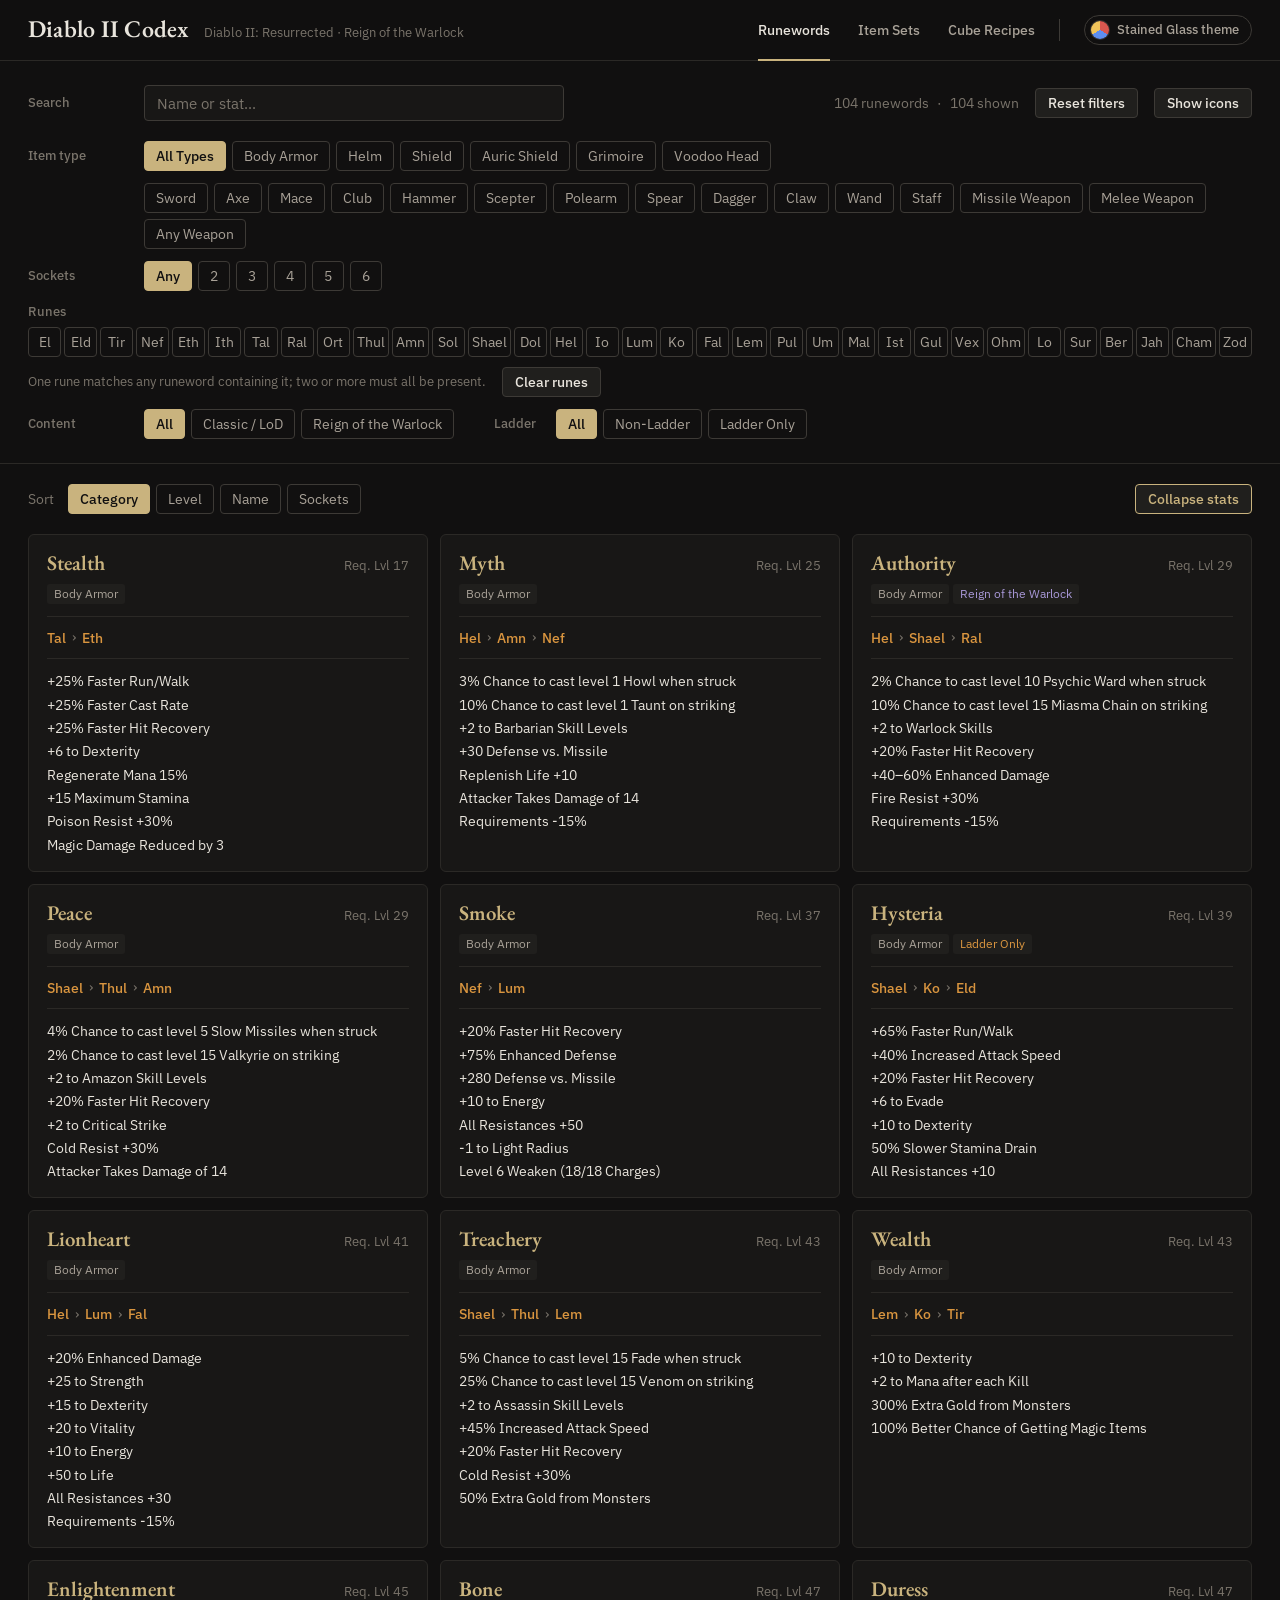
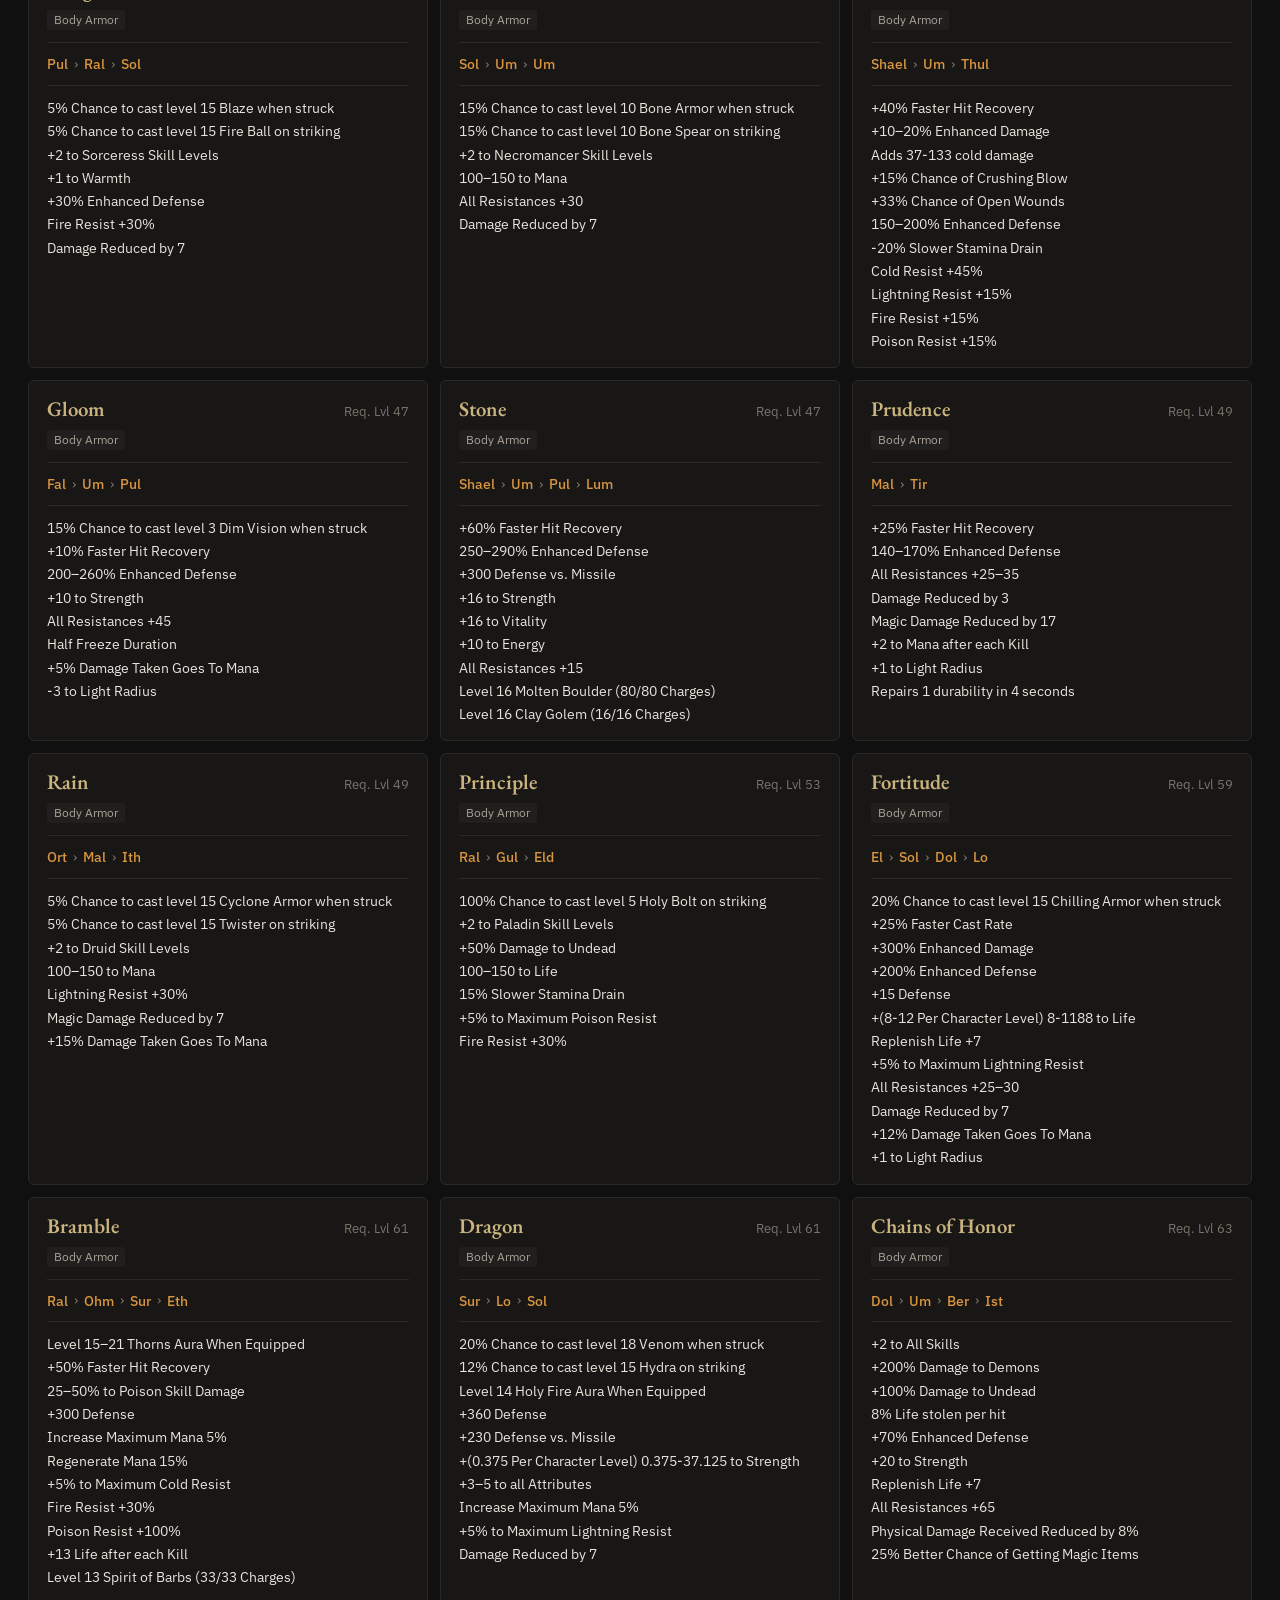
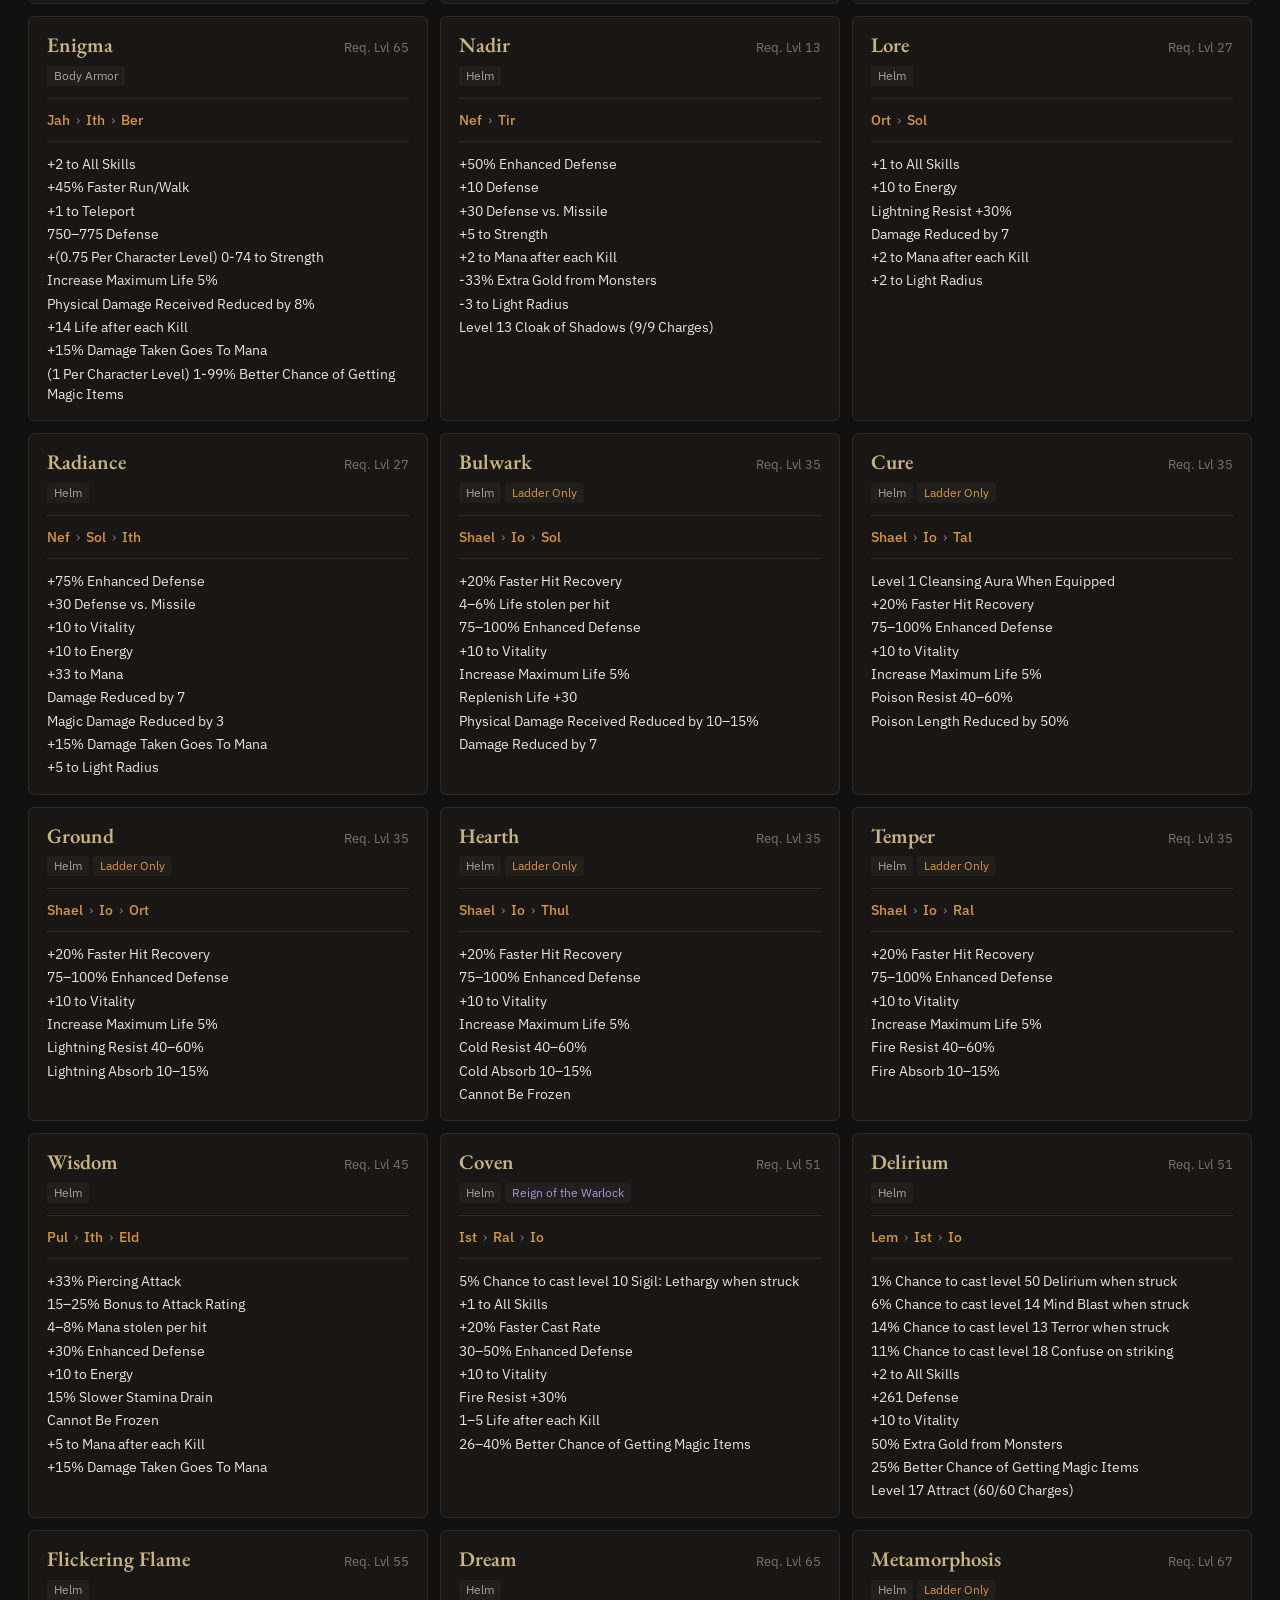
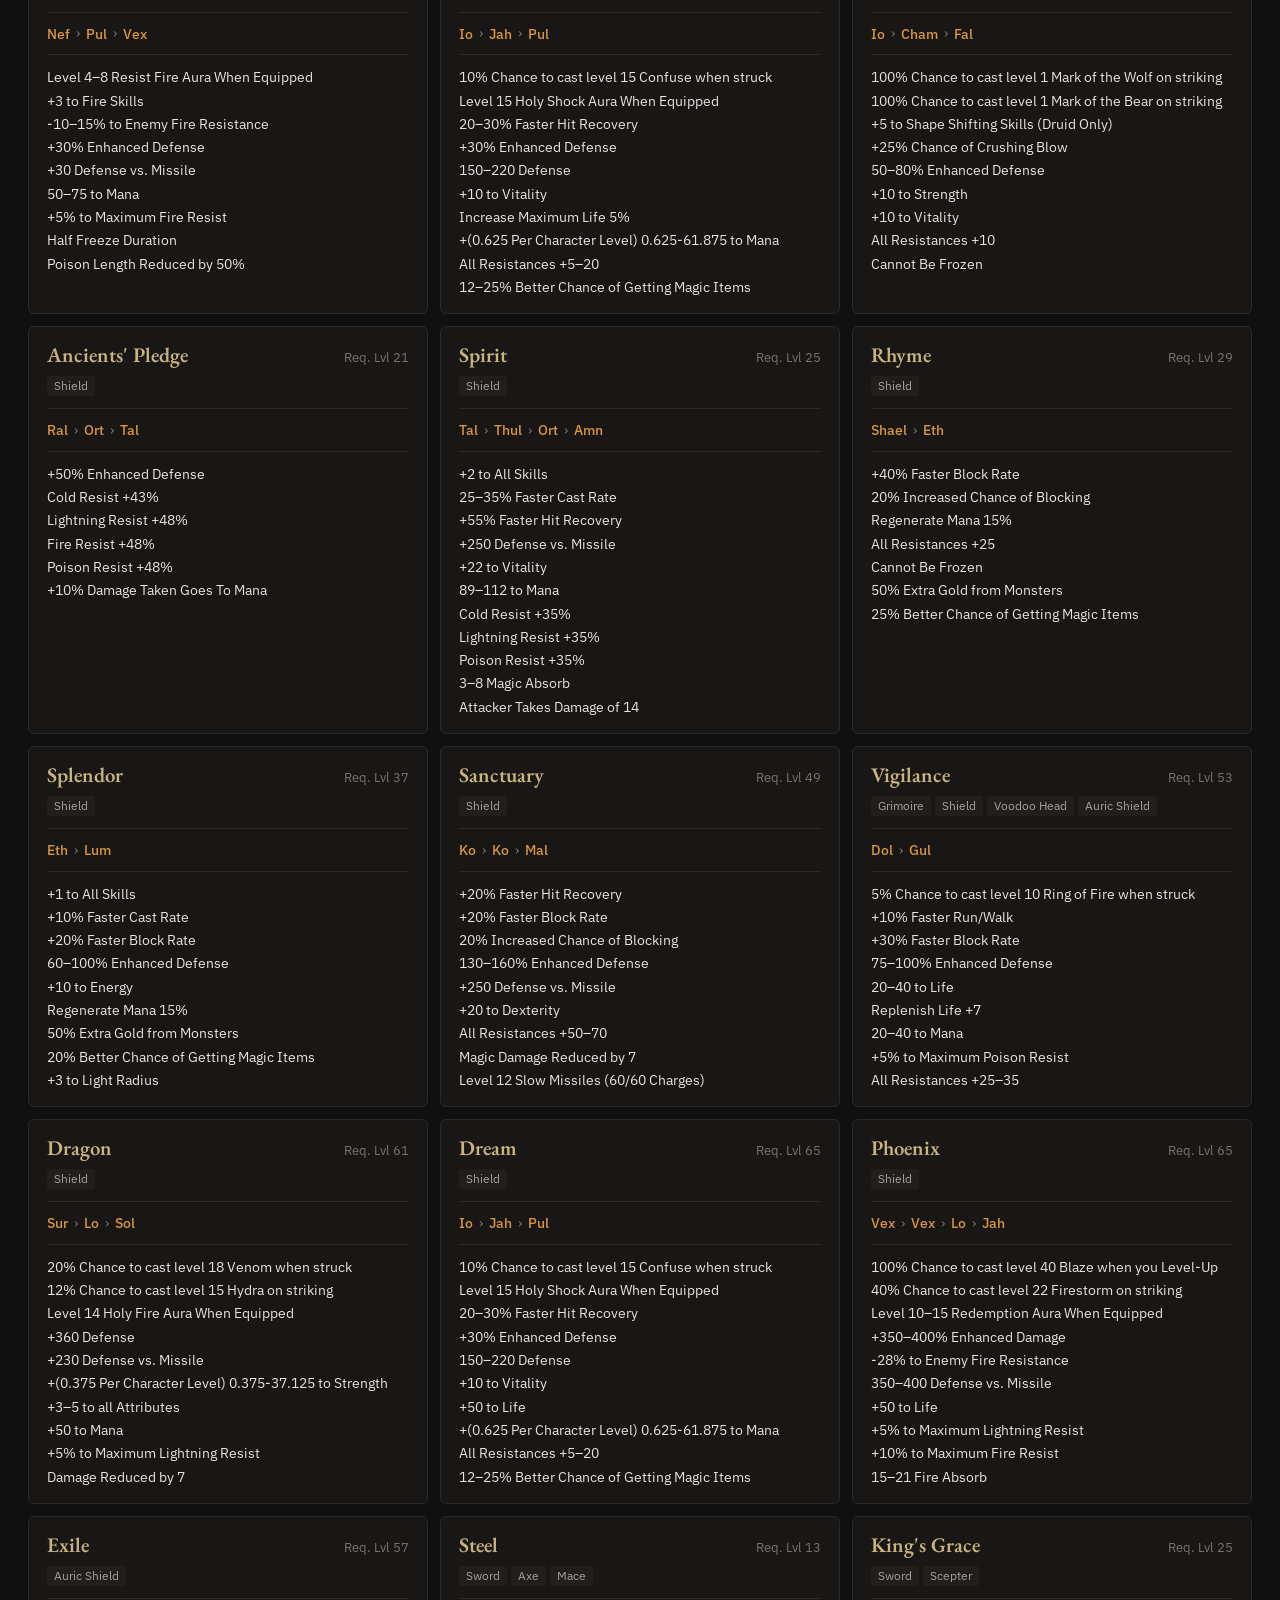
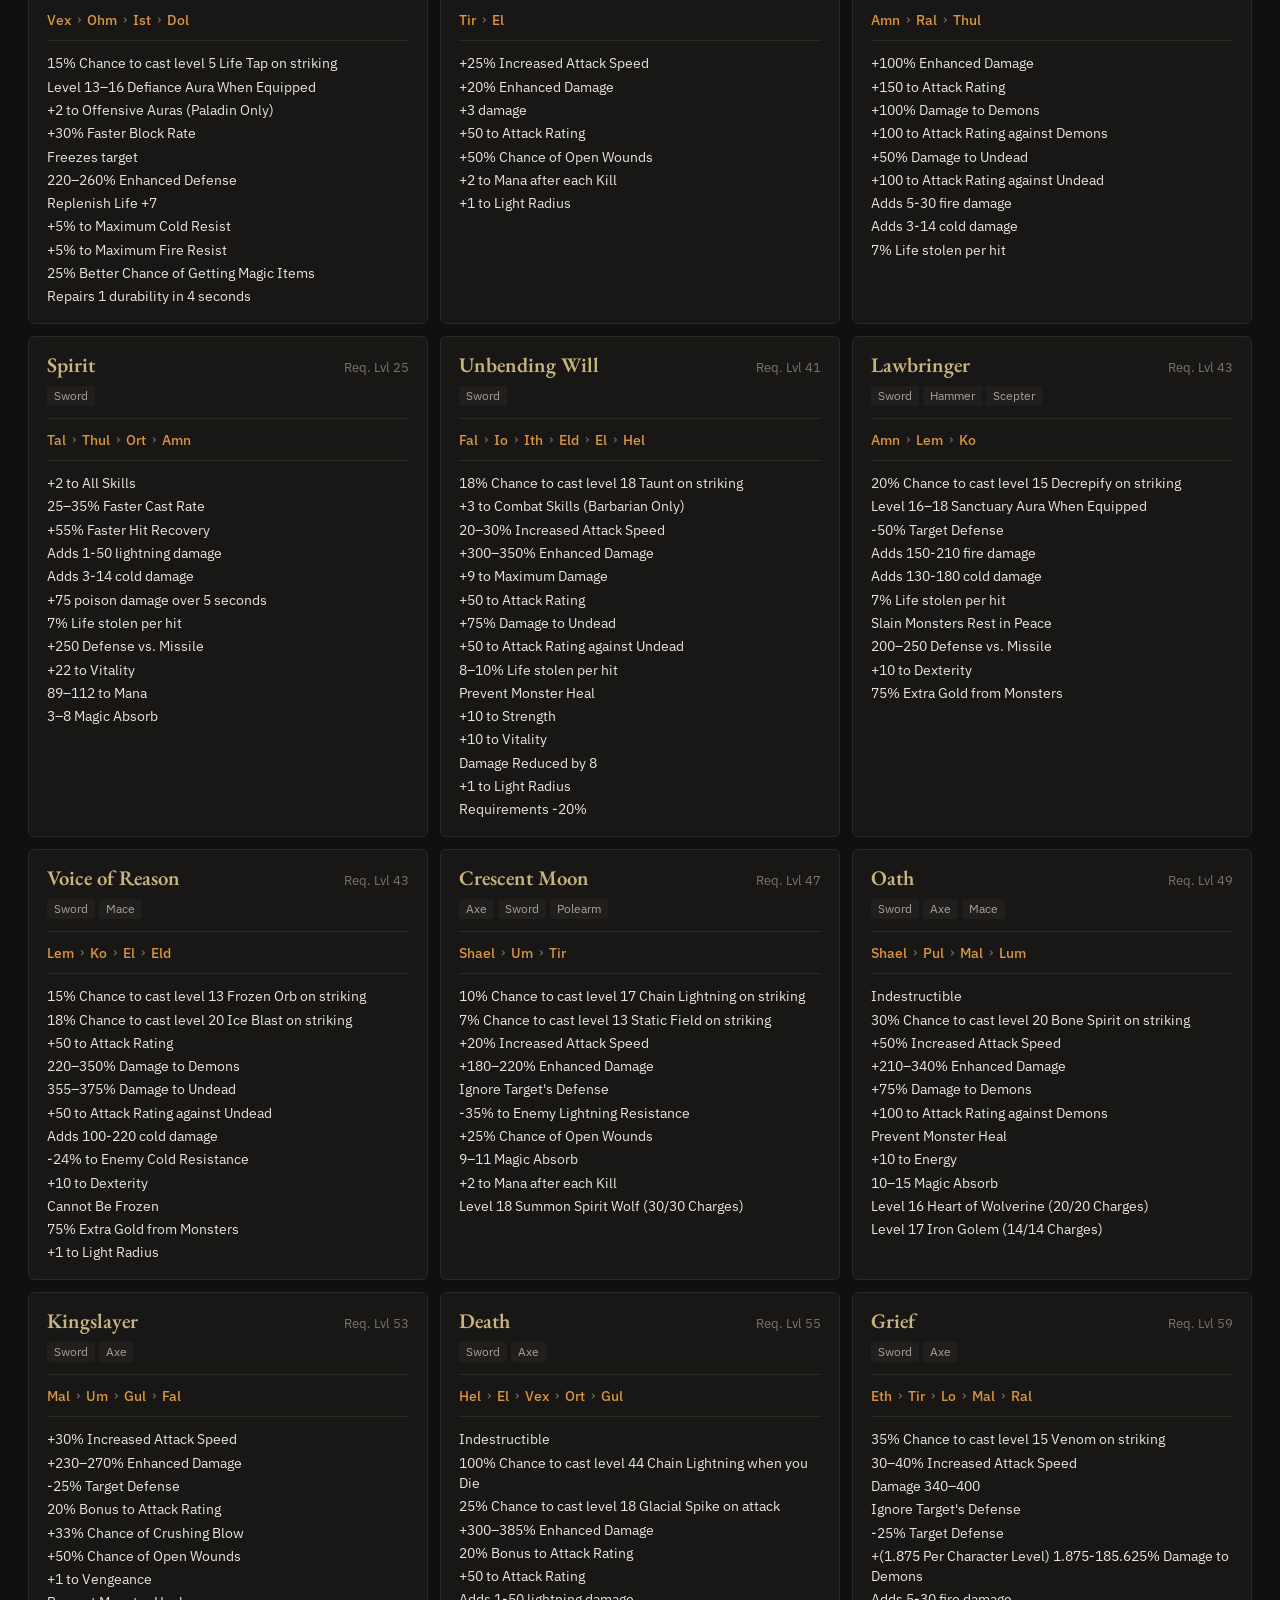
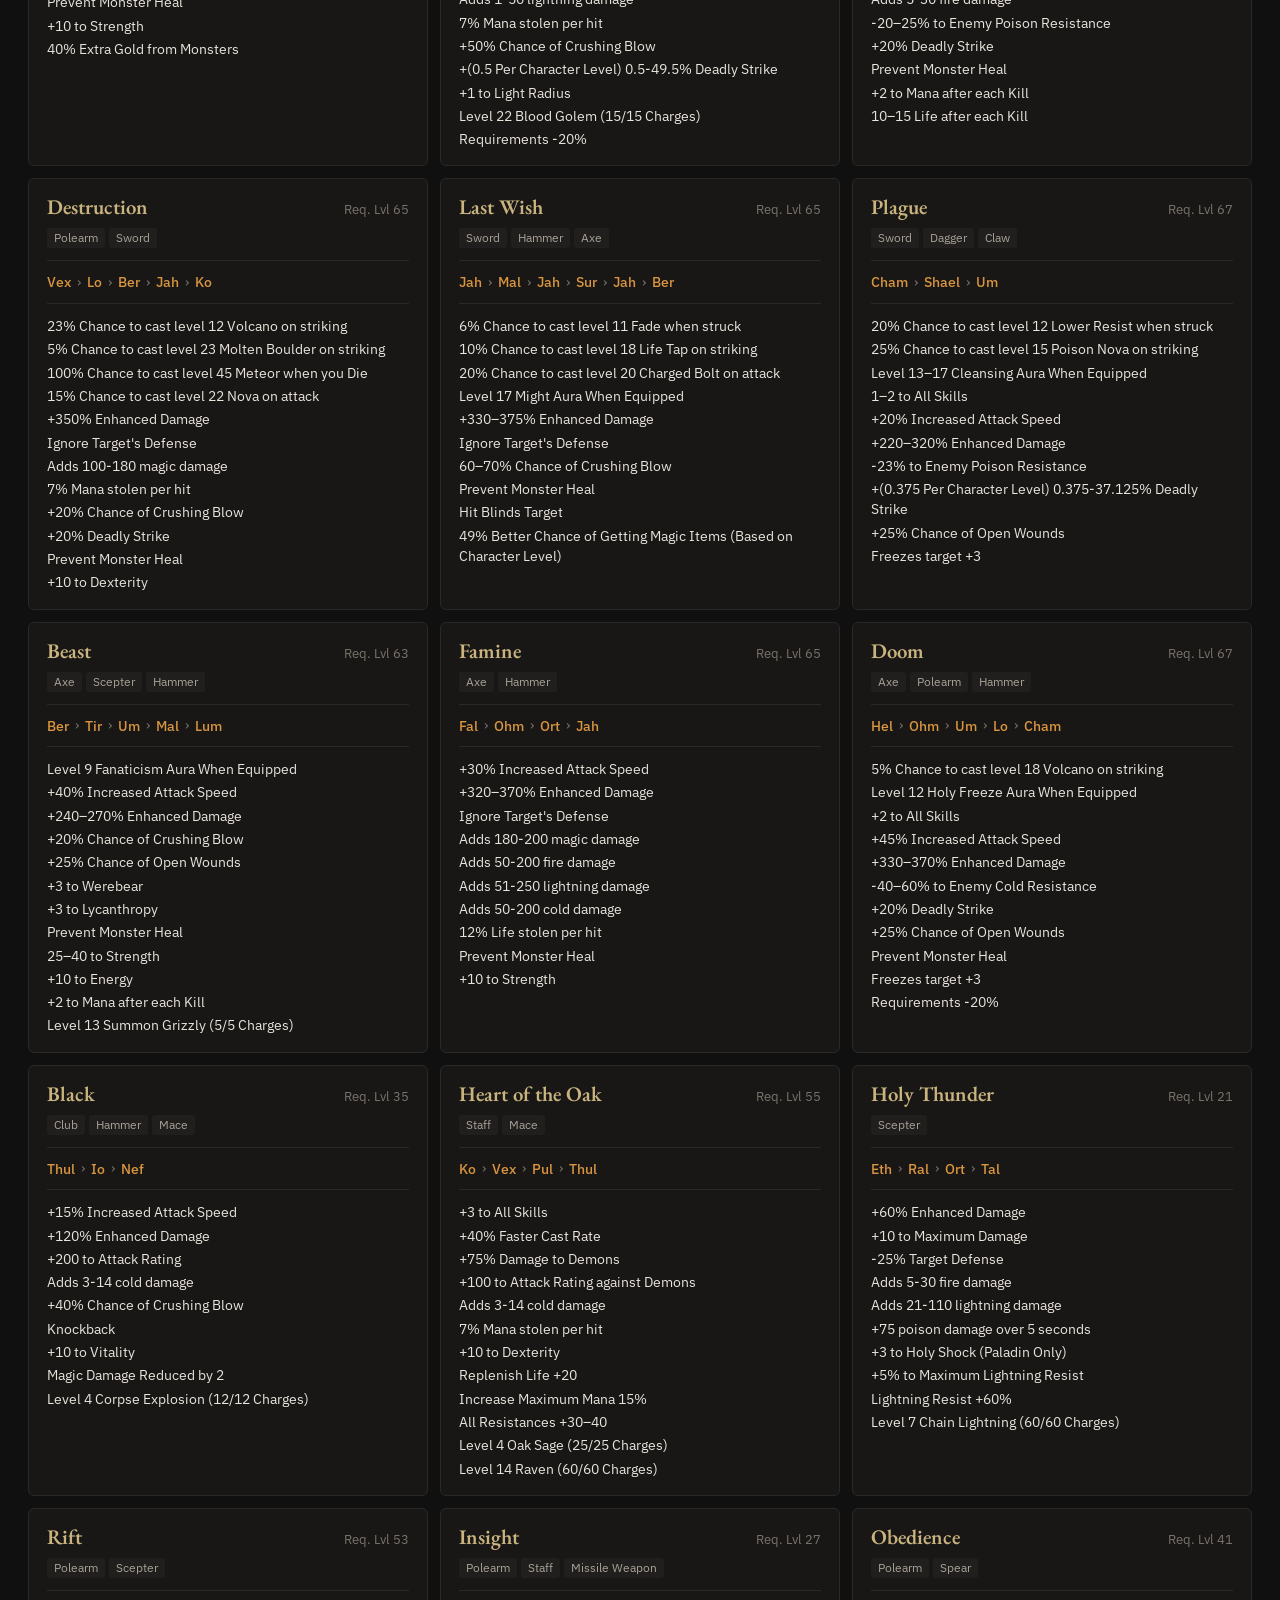
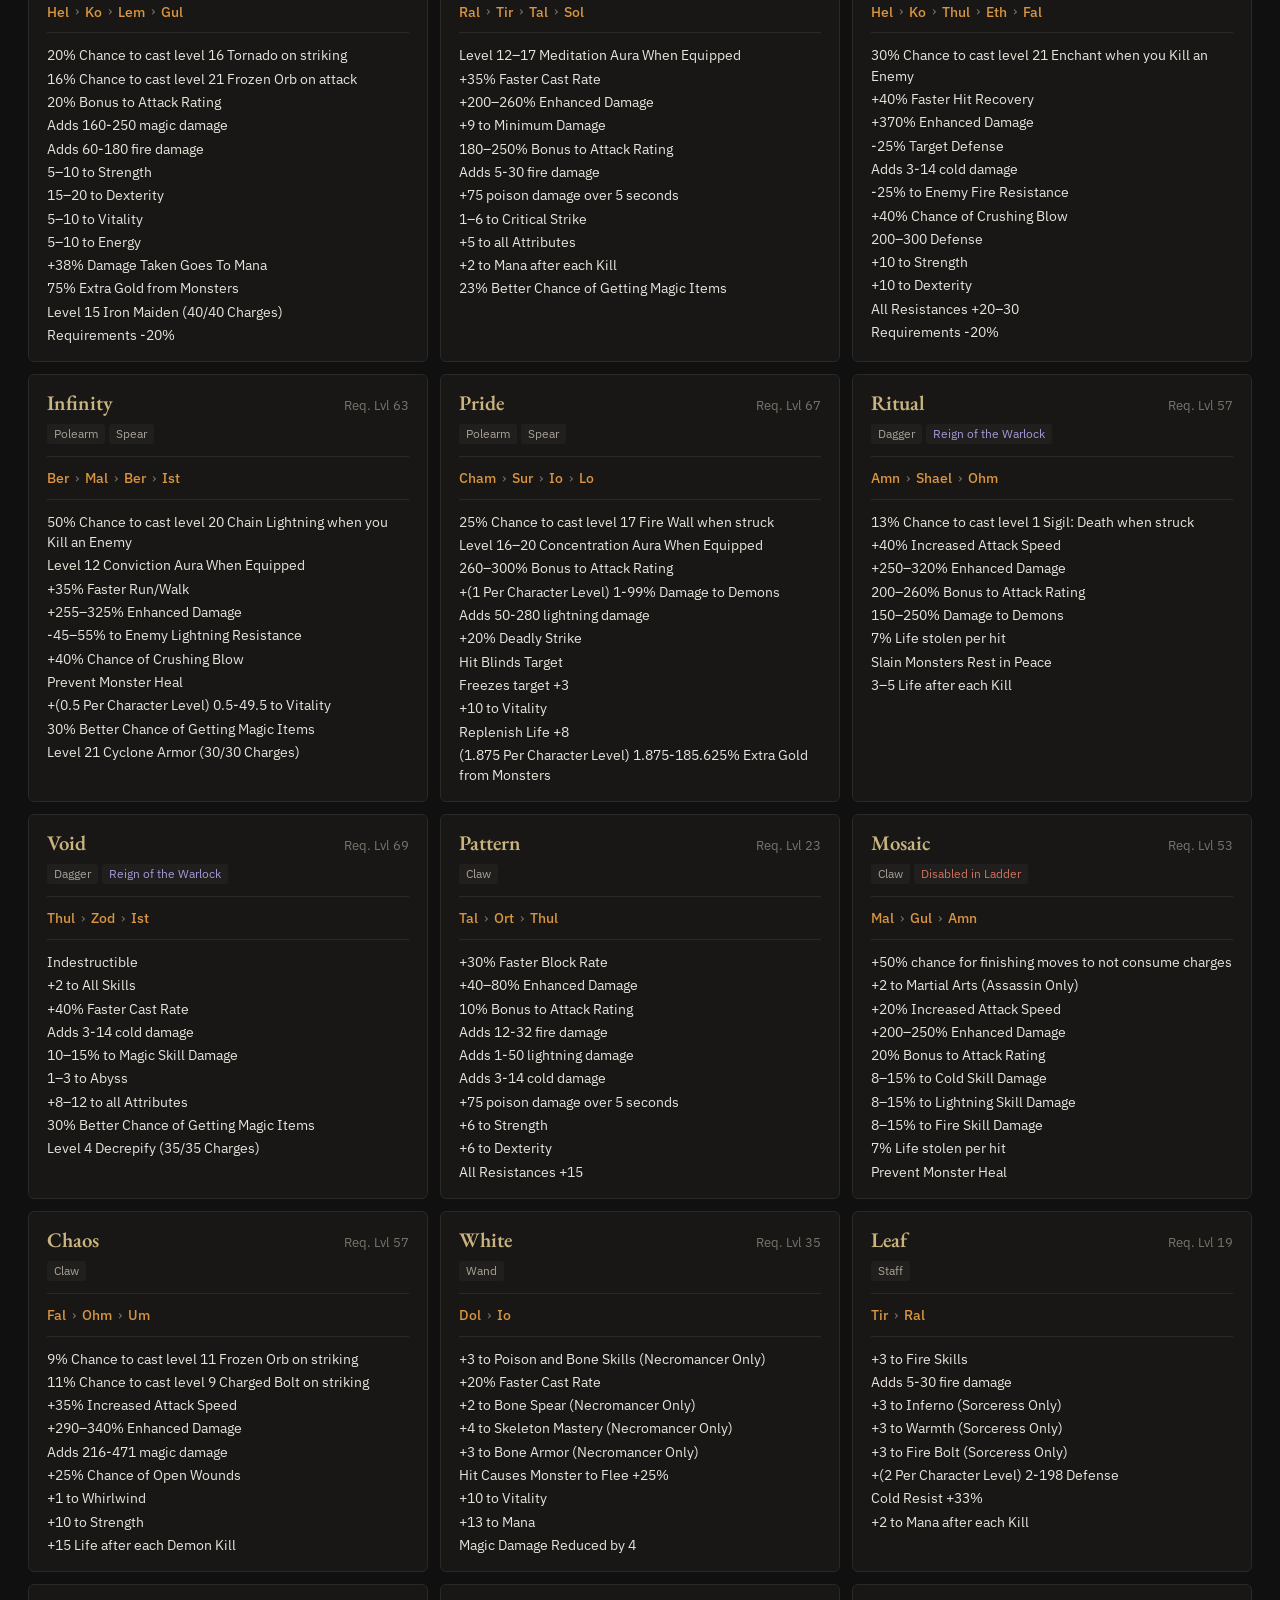
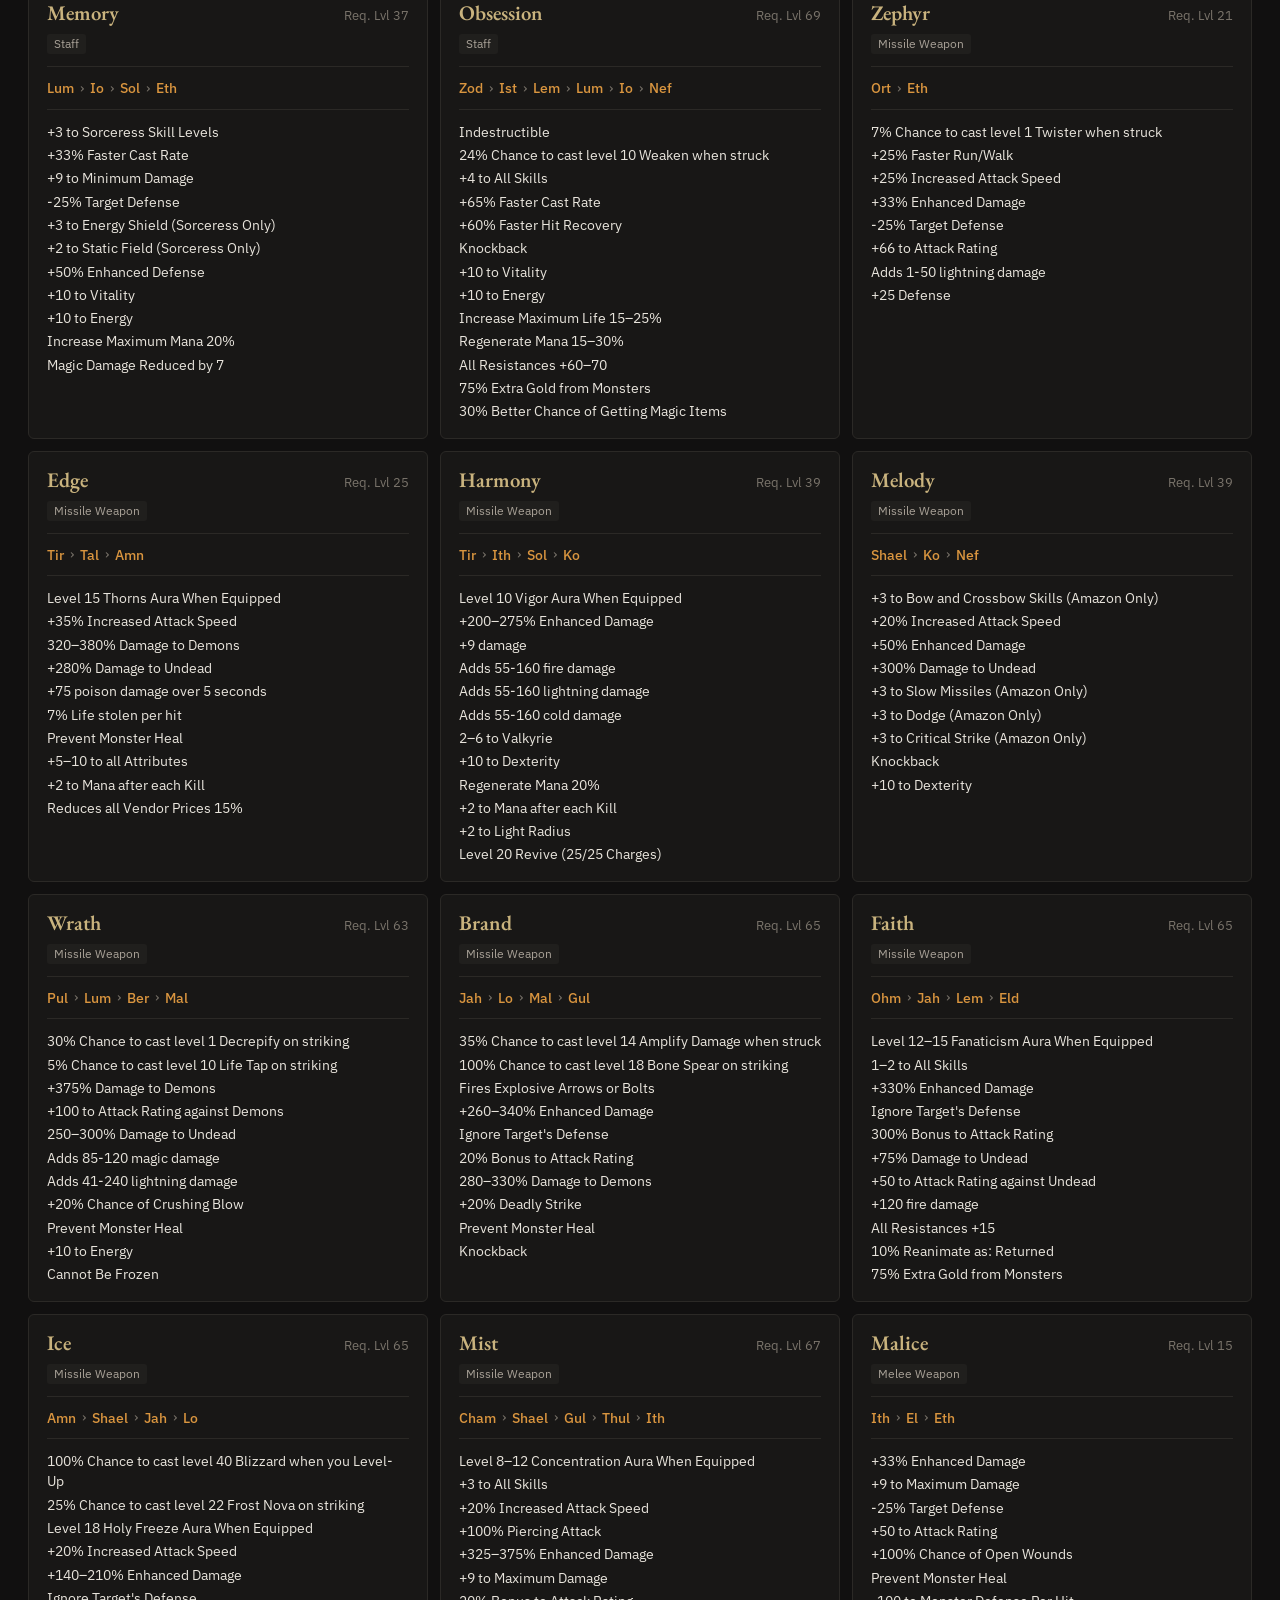
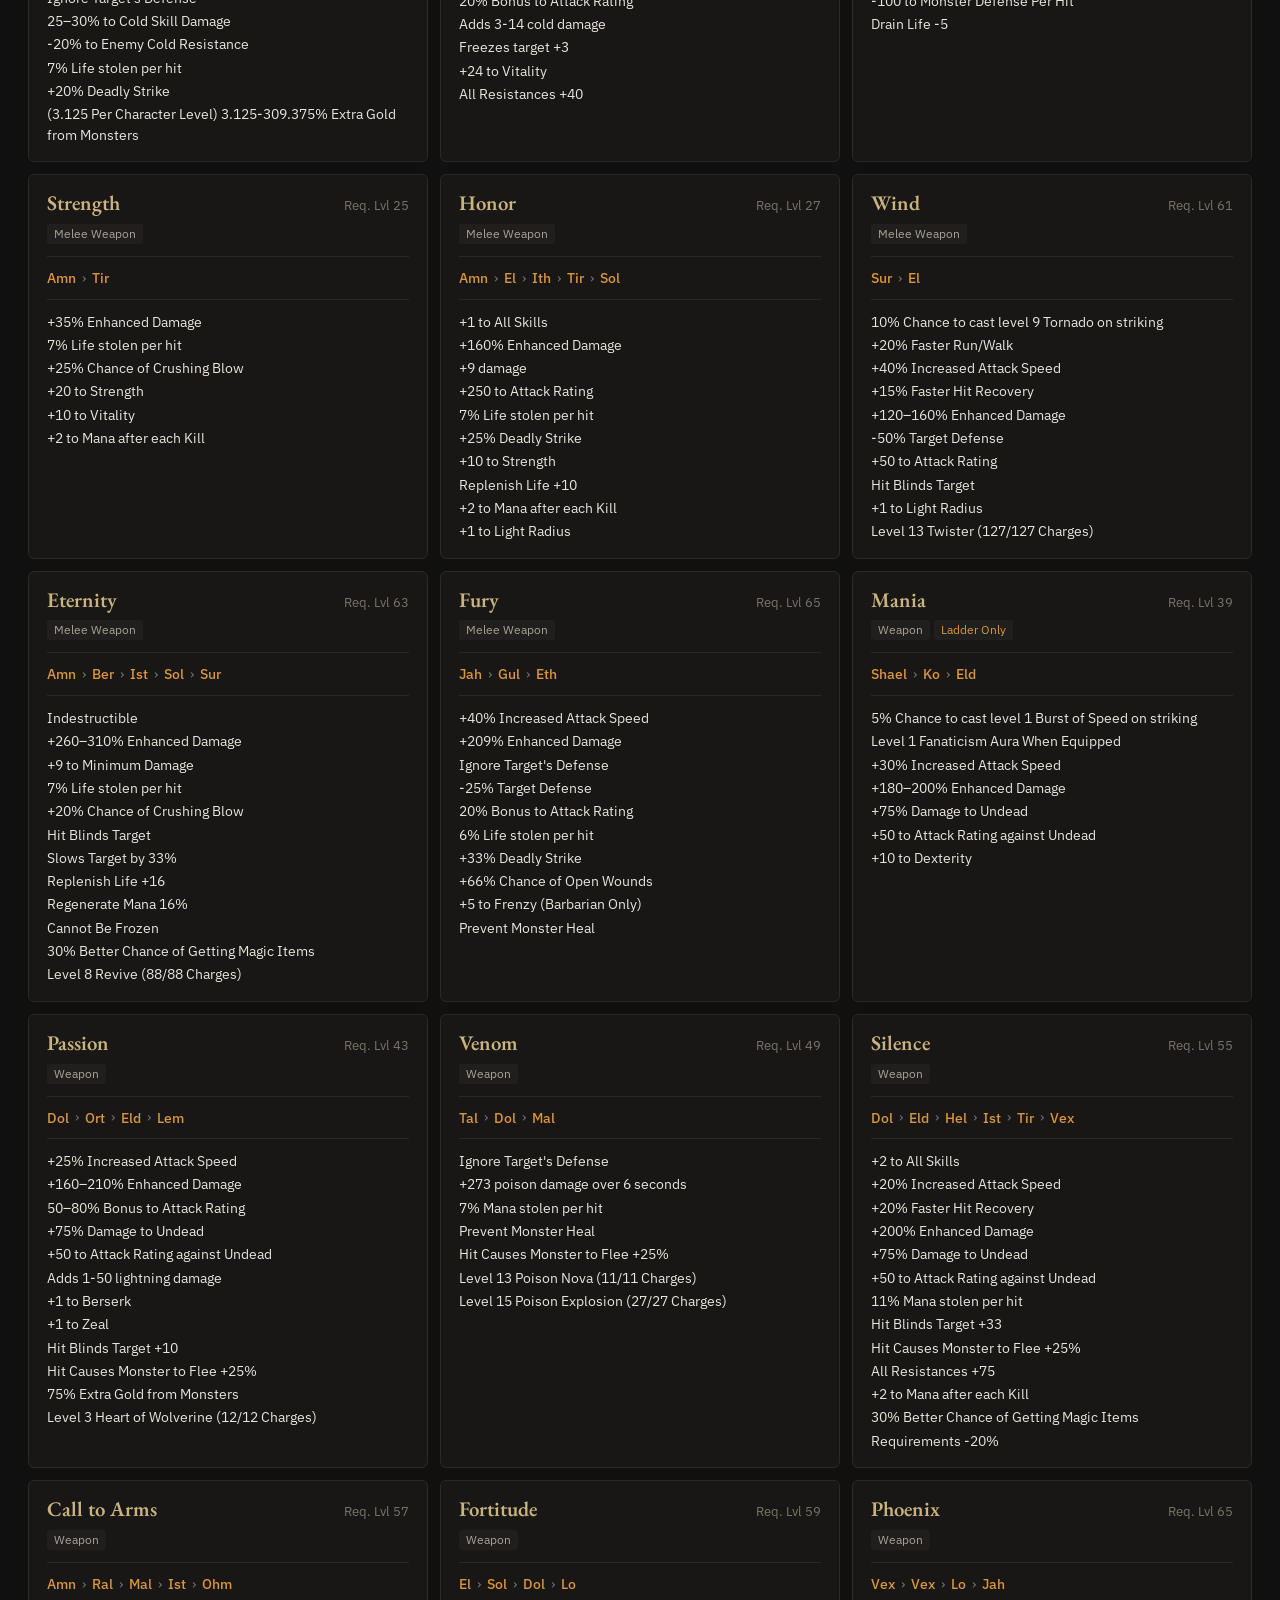
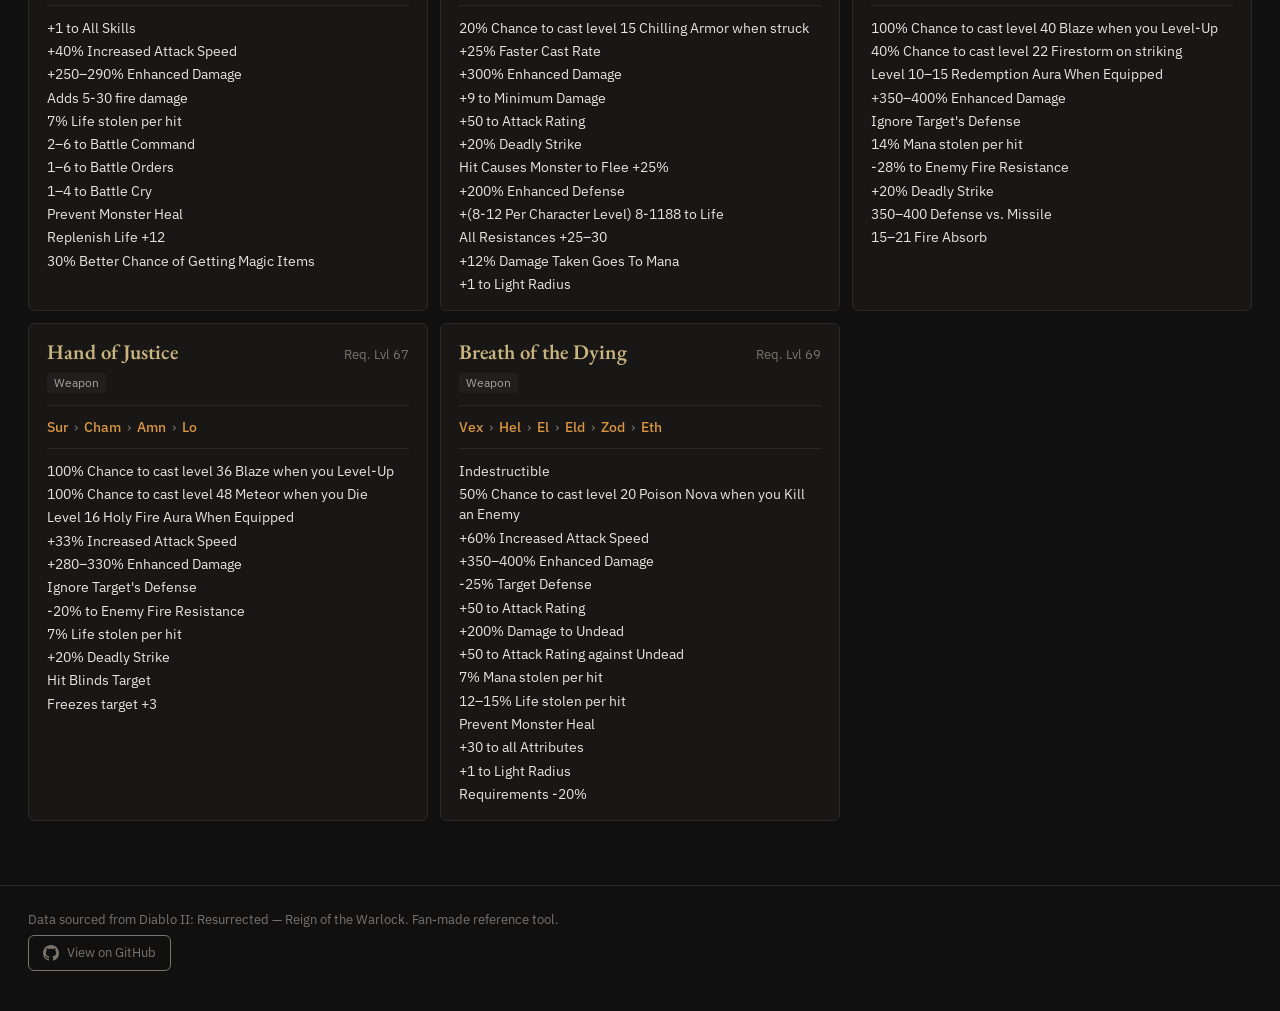
<file: index.html>
<!DOCTYPE html>
<html lang="en">
<head>
  <meta charset="UTF-8" />
  <meta name="viewport" content="width=device-width, initial-scale=1.0" />
  <title>Diablo II Codex — Runewords</title>
  <meta name="description" content="Search and filter all 104 Diablo II: Resurrected runewords by name, stat, item type, sockets and runes." />
  <meta property="og:type" content="website" />
  <meta property="og:site_name" content="Diablo II Codex" />
  <meta property="og:title" content="Diablo II Codex — Runewords" />
  <meta property="og:description" content="Search and filter all 104 Diablo II: Resurrected runewords by name, stat, item type, sockets and runes." />
  <meta property="og:url" content="https://tomysaman.github.io/d2db/" />
  <meta property="og:image" content="https://tomysaman.github.io/d2db/assets/social/og-image.png" />
  <meta property="og:image:width" content="1200" />
  <meta property="og:image:height" content="630" />
  <meta property="og:image:alt" content="Diablo II Codex: 104 runewords, 35 item sets, 130 cube recipes" />
  <meta name="twitter:card" content="summary_large_image" />
  <link rel="icon" type="image/svg+xml" href="assets/favicon.svg" />
  <link rel="preconnect" href="https://fonts.googleapis.com" />
  <link rel="preconnect" href="https://fonts.gstatic.com" crossorigin />
  <link href="https://fonts.googleapis.com/css2?family=EB+Garamond:ital,wght@0,400;0,500;0,600;1,400;1,500&family=IBM+Plex+Sans:wght@400;500;600&display=swap" rel="stylesheet" />
  <link rel="stylesheet" href="styles.css" id="theme-minimal" />
  <link rel="stylesheet" href="styles-glass.css" id="theme-glass" />
  <link rel="stylesheet" href="styles-atlas.css" id="theme-atlas" />
  <link rel="stylesheet" href="styles-paper.css" id="theme-paper" />
  <link rel="stylesheet" href="styles-meadow.css" id="theme-meadow" />
  <script src="theme.js"></script>
  <link rel="stylesheet" href="runewords-styles.css" />
</head>
<body>

  <!-- ═══════════════════════════════════════════ HEADER ══ -->
  <header class="site-header">
    <div class="header-inner">
      <div class="header-title-block">
        <h1 class="site-title">Diablo II <em>Codex</em></h1>
        <p class="site-subtitle">Diablo II: Resurrected · Reign of the Warlock</p>
      </div>
      <nav class="site-nav">
        <a href="index.html" class="nav-link active">Runewords</a>
        <a href="sets.html" class="nav-link">Item Sets</a>
        <a href="recipes.html" class="nav-link">Cube Recipes</a>
      </nav>
      <button type="button" class="theme-toggle" id="themeToggle">
        <span class="theme-toggle-swatch" aria-hidden="true"></span>
        <span class="theme-toggle-label">Stained Glass theme</span>
      </button>
    </div>
  </header>

  <!-- ═══════════════════════════════════════════ FILTERS ══ -->
  <section class="filters-section">
    <div class="filters-inner">

      <div class="filter-block filter-search-block">
        <label class="filter-label">Search</label>
        <div class="search-stats-row">
          <input type="text" id="searchInput" class="search-input" placeholder="Name or stat..." autocomplete="off" />
          <div class="header-stats" id="headerStats">
            <span class="stat-pill" id="statTotal">— runewords</span>
            <span class="stat-pill" id="statShown">— shown</span>
            <button class="reset-btn" id="resetBtn">Reset filters</button>
            <button class="rune-view-toggle" id="runeViewToggle" title="Toggle rune display">
              <span class="toggle-label" id="toggleLabel">Show icons</span>
            </button>
          </div>
        </div>
      </div>

      <div class="filter-block">
        <label class="filter-label">Item type</label>
        <div class="pill-group" id="categoryFilter"></div>
      </div>

      <div class="filter-block">
        <label class="filter-label">Sockets</label>
        <div class="pill-group" id="socketFilter">
          <button class="pill active" data-socket="all">Any</button>
          <button class="pill" data-socket="2">2</button>
          <button class="pill" data-socket="3">3</button>
          <button class="pill" data-socket="4">4</button>
          <button class="pill" data-socket="5">5</button>
          <button class="pill" data-socket="6">6</button>
        </div>
      </div>

      <div class="filter-block filter-rune-block">
        <label class="filter-label">Runes</label>
        <div class="rune-grid" id="runeGrid"></div>
        <div class="rune-grid-foot">
          <span class="filter-hint">One rune matches any runeword containing it; two or more must all be present.</span>
          <button class="clear-runes-btn" id="clearRunesBtn">Clear runes</button>
        </div>
      </div>

      <div class="filter-block filter-source-ladder-row">
        <div class="source-ladder-group">
          <label class="filter-label">Content</label>
          <div class="pill-group" id="contentFilter">
            <button class="pill active" data-content="all">All</button>
            <button class="pill" data-content="classic">Classic / LoD</button>
            <button class="pill" data-content="new">Reign of the Warlock</button>
          </div>
        </div>
        <div class="source-ladder-group">
          <label class="filter-label">Ladder</label>
          <div class="pill-group" id="ladderFilter">
            <button class="pill active" data-ladder="all">All</button>
            <button class="pill" data-ladder="false">Non-Ladder</button>
            <button class="pill" data-ladder="true">Ladder Only</button>
          </div>
        </div>
      </div>

    </div>
  </section>

  <!-- ═══════════════════════════════════════════ RESULTS ══ -->
  <main class="results-section">
    <div class="sort-bar">
      <span class="sort-label">Sort</span>
      <button class="sort-btn active" data-sort="category">Category</button>
      <button class="sort-btn" data-sort="level">Level</button>
      <button class="sort-btn" data-sort="name">Name</button>
      <button class="sort-btn" data-sort="sockets">Sockets</button>
      <button class="stat-view-toggle active" id="statViewToggle"><span id="statToggleLabel">Collapse stats</span></button>
    </div>

    <div id="runewordGrid" class="runeword-grid"></div>
    <div id="emptyState" class="empty-state hidden">
      <p>No runewords match your current filters.</p>
      <button class="reset-btn" onclick="resetAll()">Reset Filters</button>
    </div>
  </main>

  <!-- ═══════════════════════════════════════════ MODAL ══ -->
  <div id="modal" class="modal-overlay hidden" role="dialog" aria-modal="true">
    <div class="modal-box">
      <button class="modal-close" id="modalClose" aria-label="Close">✕</button>
      <div id="modalContent"></div>
    </div>
  </div>

  <footer class="site-footer">
    <p>Data sourced from Diablo II: Resurrected — Reign of the Warlock. Fan-made reference tool.</p>
    <p><a class="footer-github" href="https://github.com/tomysaman/d2db" target="_blank" rel="noopener"><svg viewBox="0 0 16 16" width="16" height="16" fill="currentColor" aria-hidden="true"><path d="M8 0C3.58 0 0 3.58 0 8c0 3.54 2.29 6.53 5.47 7.59.4.07.55-.17.55-.38 0-.19-.01-.82-.01-1.49-2.01.37-2.53-.49-2.69-.94-.09-.23-.48-.94-.82-1.13-.28-.15-.68-.52-.01-.53.63-.01 1.08.58 1.23.82.72 1.21 1.87.87 2.33.66.07-.52.28-.87.51-1.07-1.78-.2-3.64-.89-3.64-3.95 0-.87.31-1.59.82-2.15-.08-.2-.36-1.02.08-2.12 0 0 .67-.21 2.2.82.64-.18 1.32-.27 2-.27s1.36.09 2 .27c1.53-1.04 2.2-.82 2.2-.82.44 1.1.16 1.92.08 2.12.51.56.82 1.27.82 2.15 0 3.07-1.87 3.75-3.65 3.95.29.25.54.73.54 1.48 0 1.07-.01 1.93-.01 2.2 0 .21.15.46.55.38A8.01 8.01 0 0 0 16 8c0-4.42-3.58-8-8-8z"/></svg><span>View on GitHub</span></a></p>
  </footer>

  <script src="data/runewords-data.js"></script>
  <script src="app.js"></script>
</body>
</html>
</file>
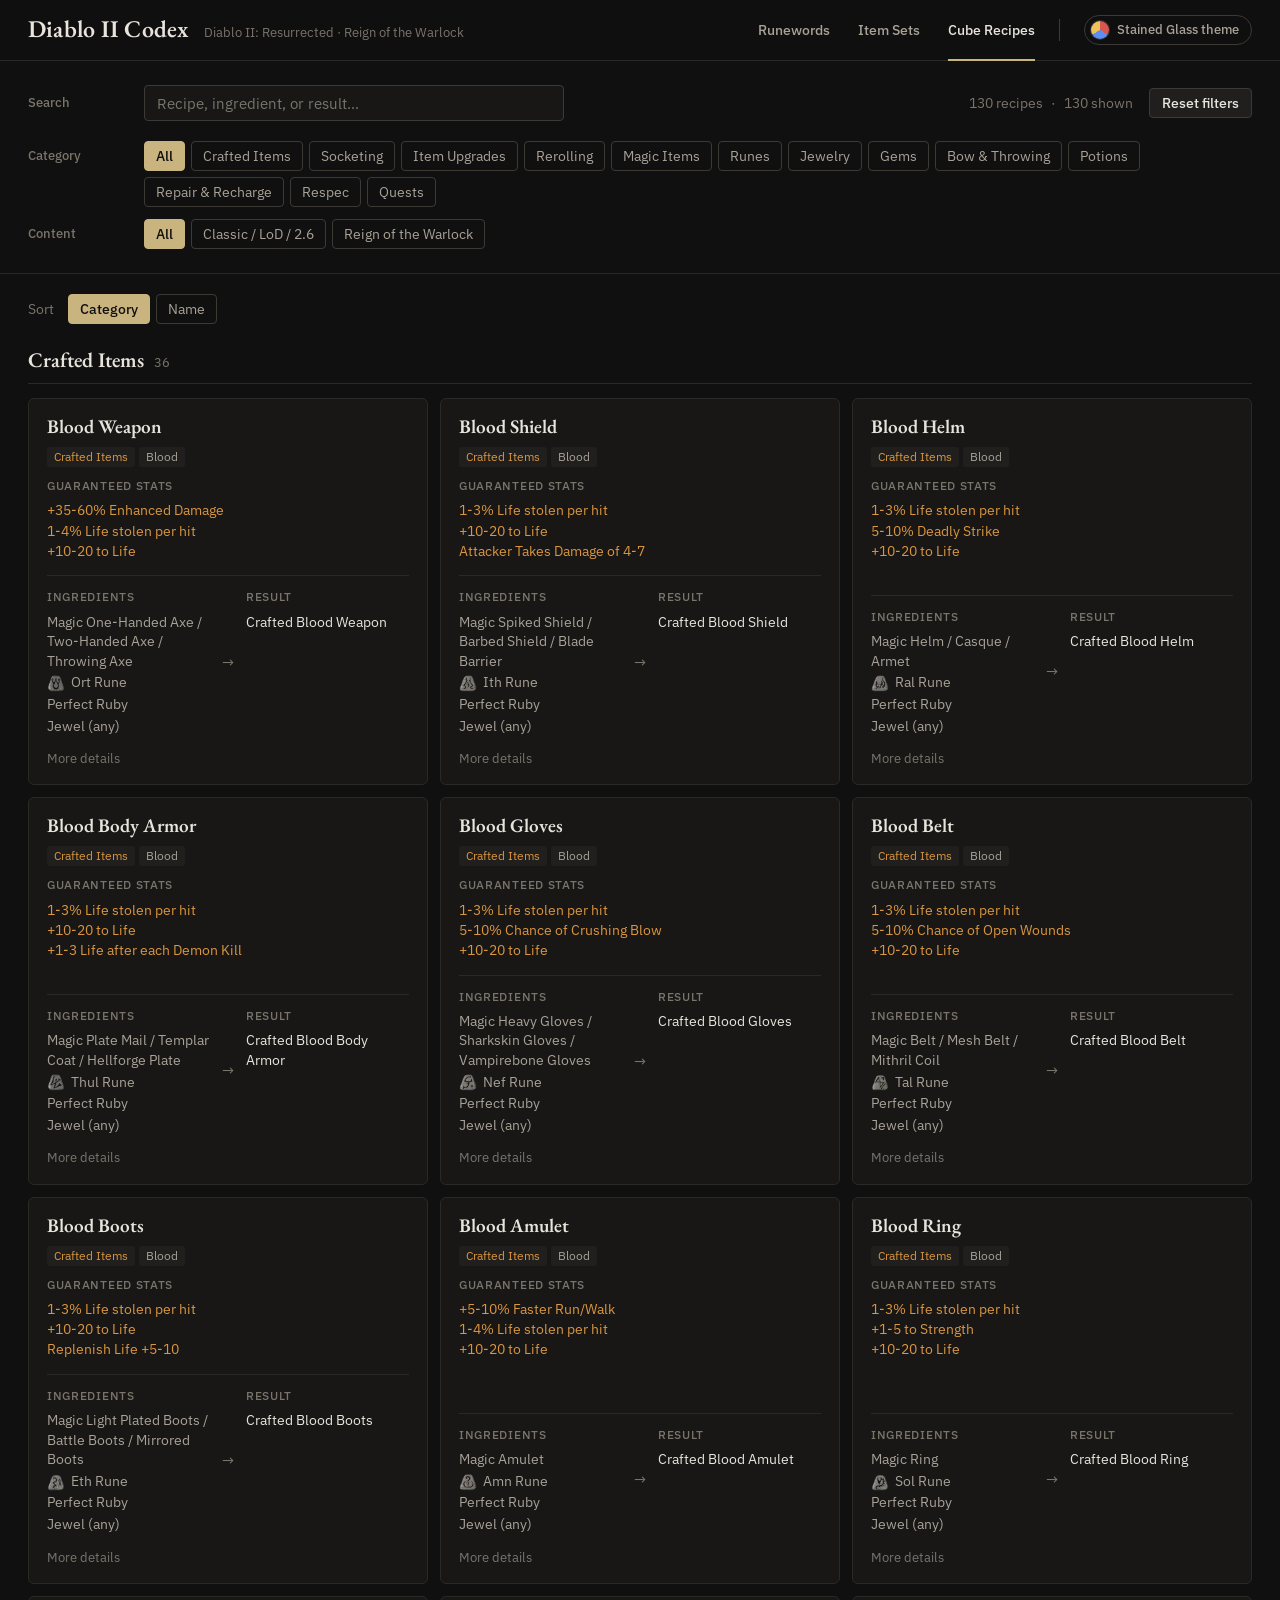
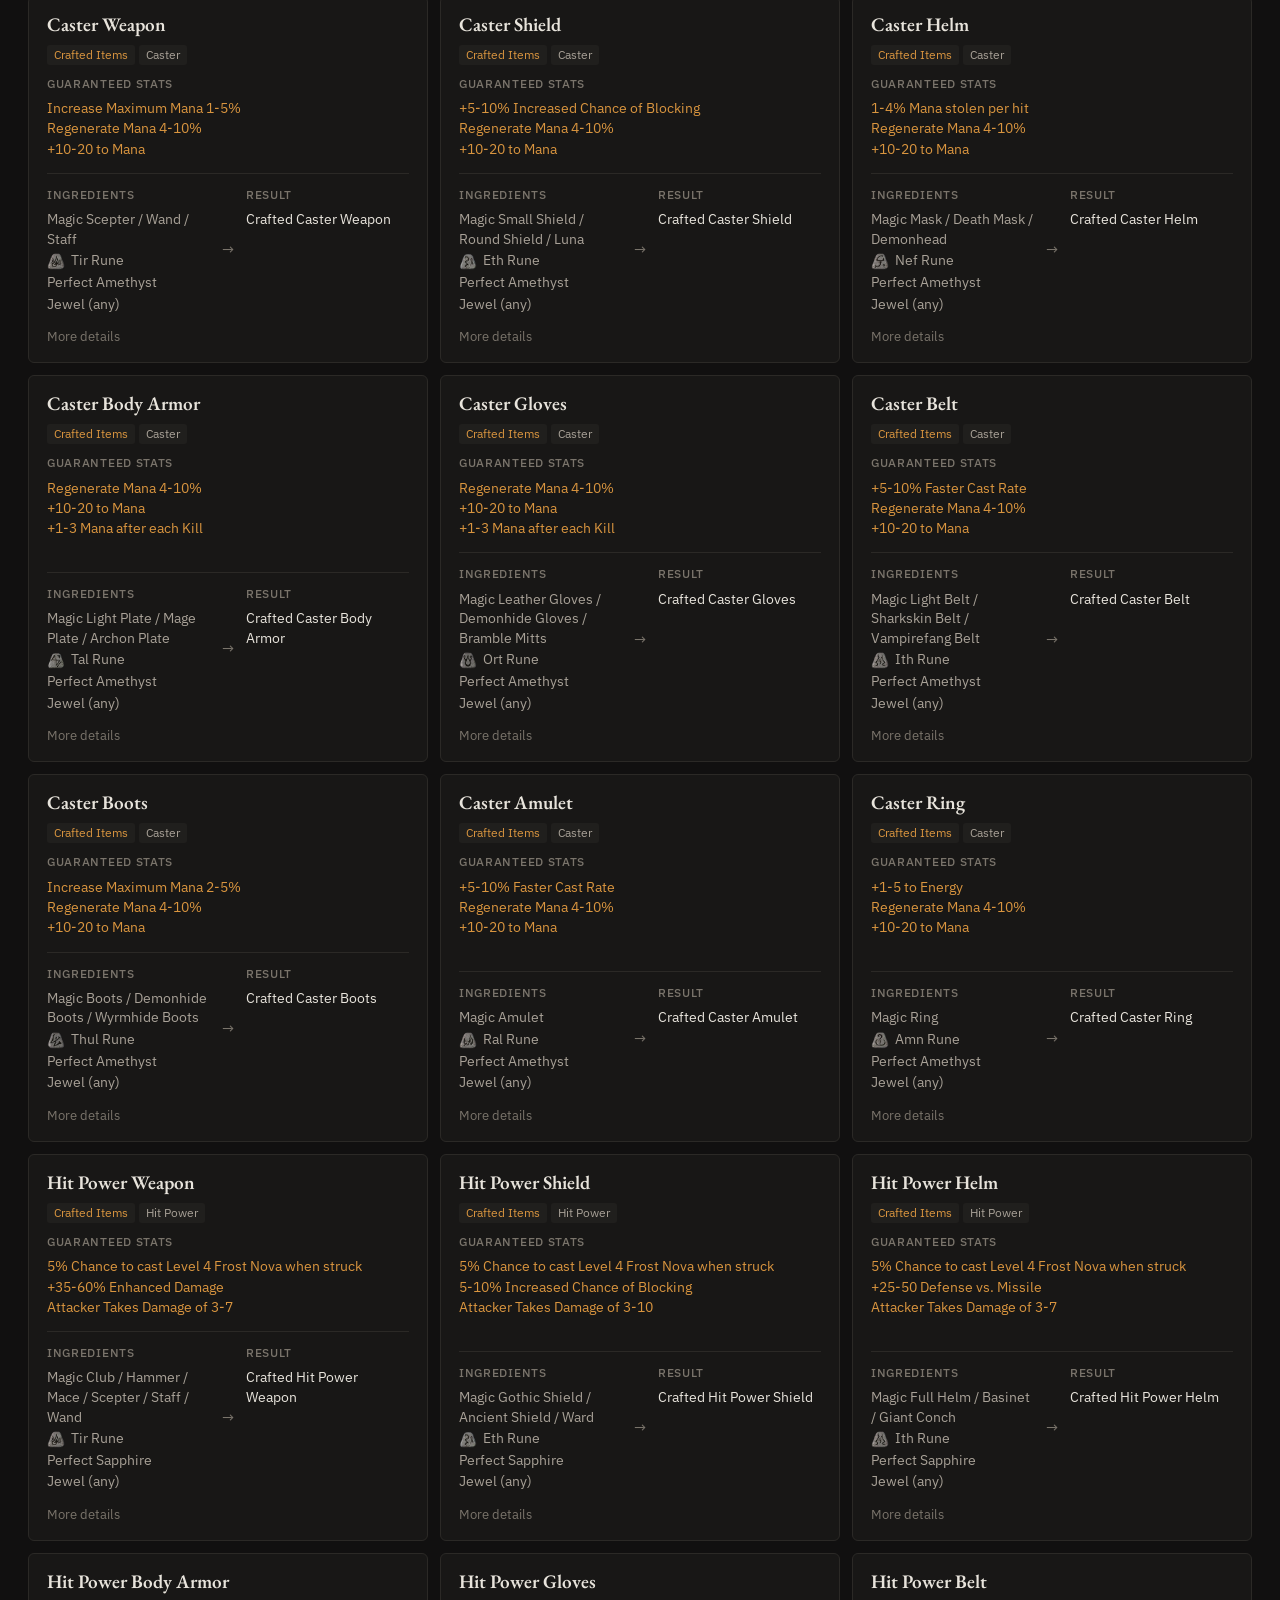
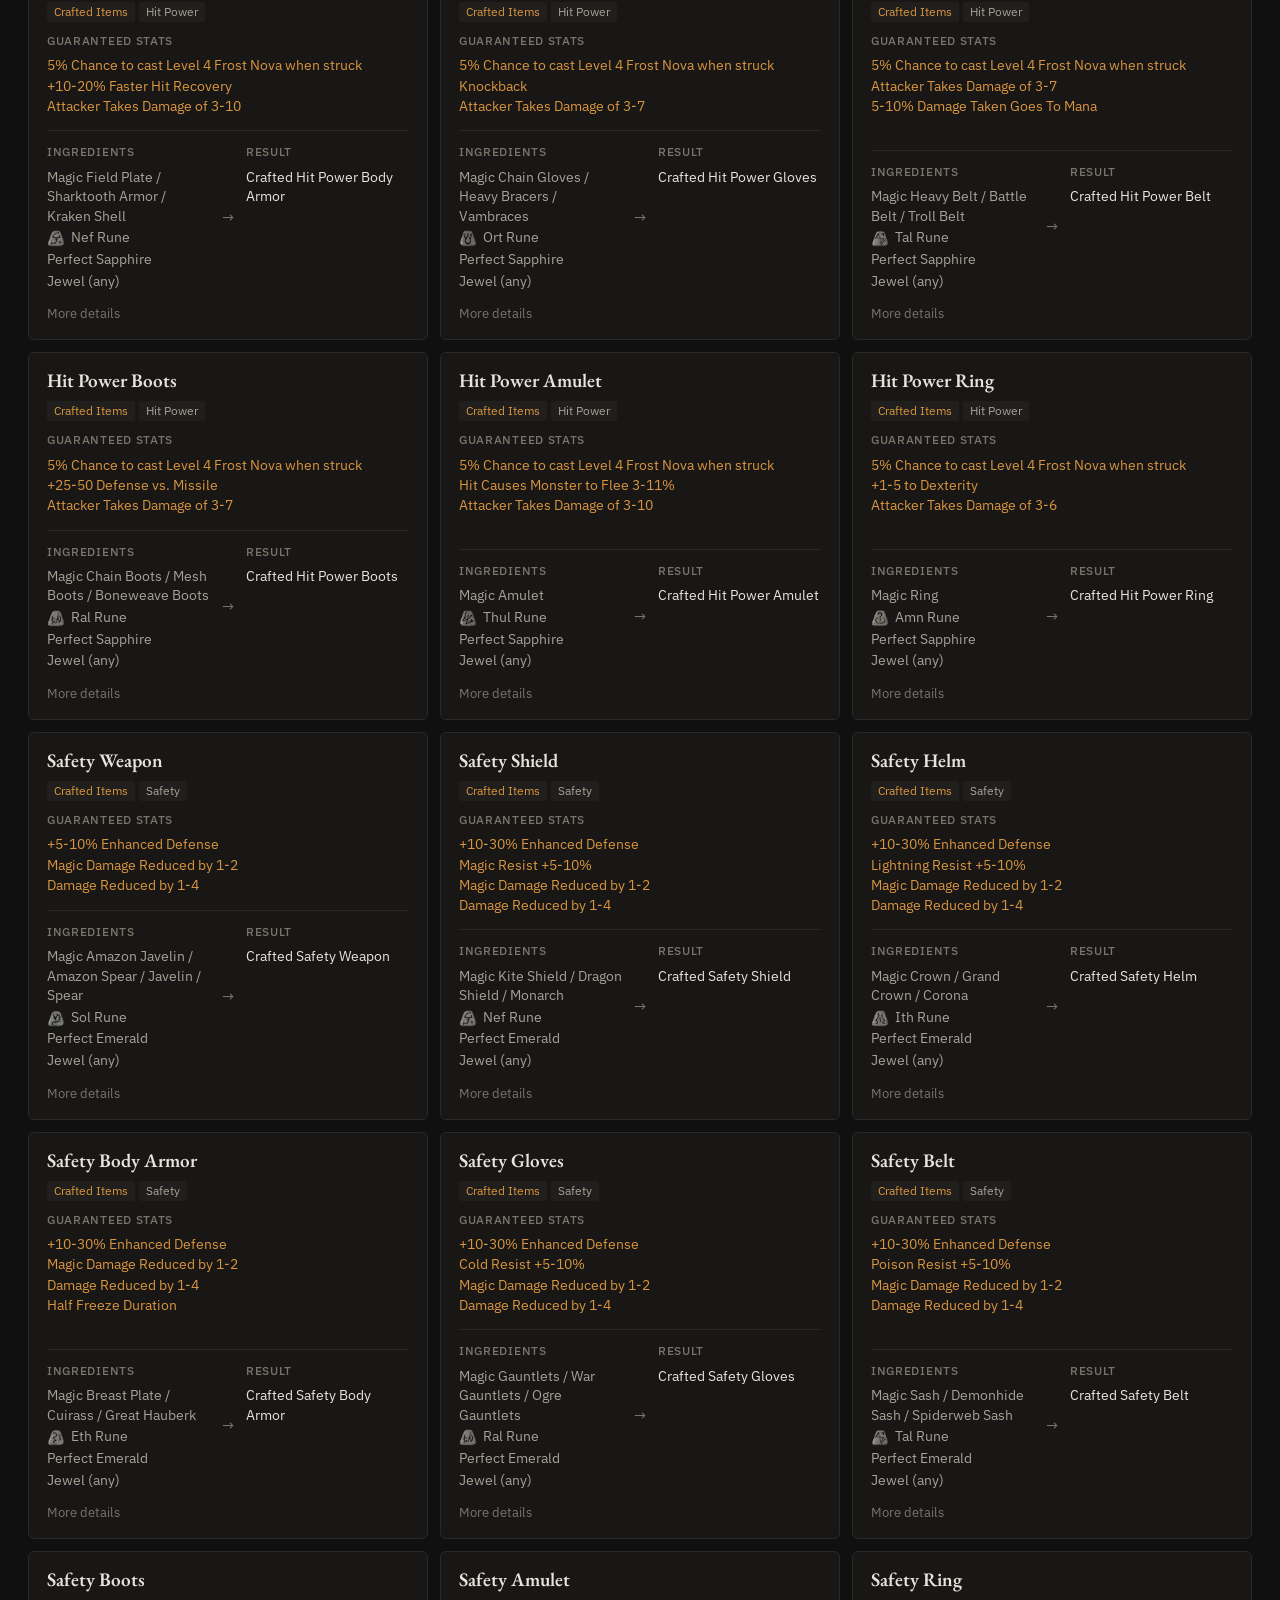
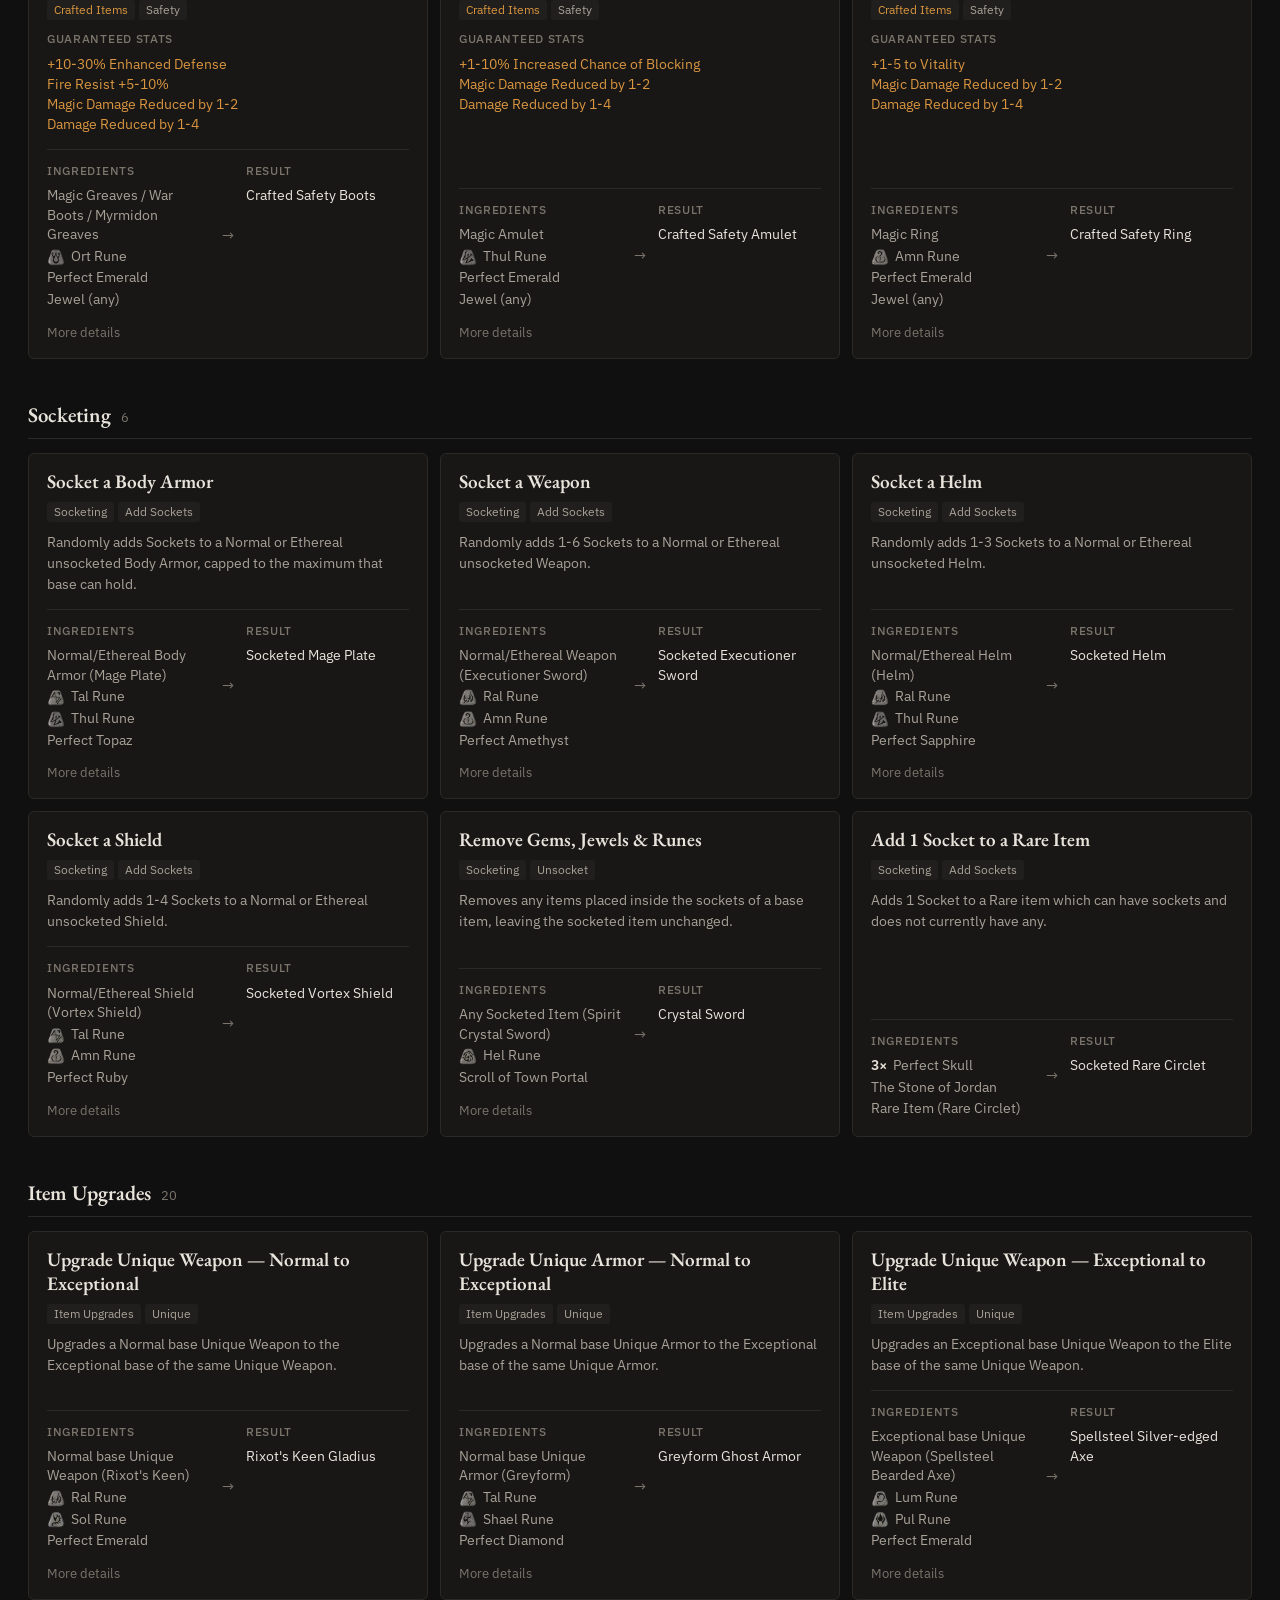
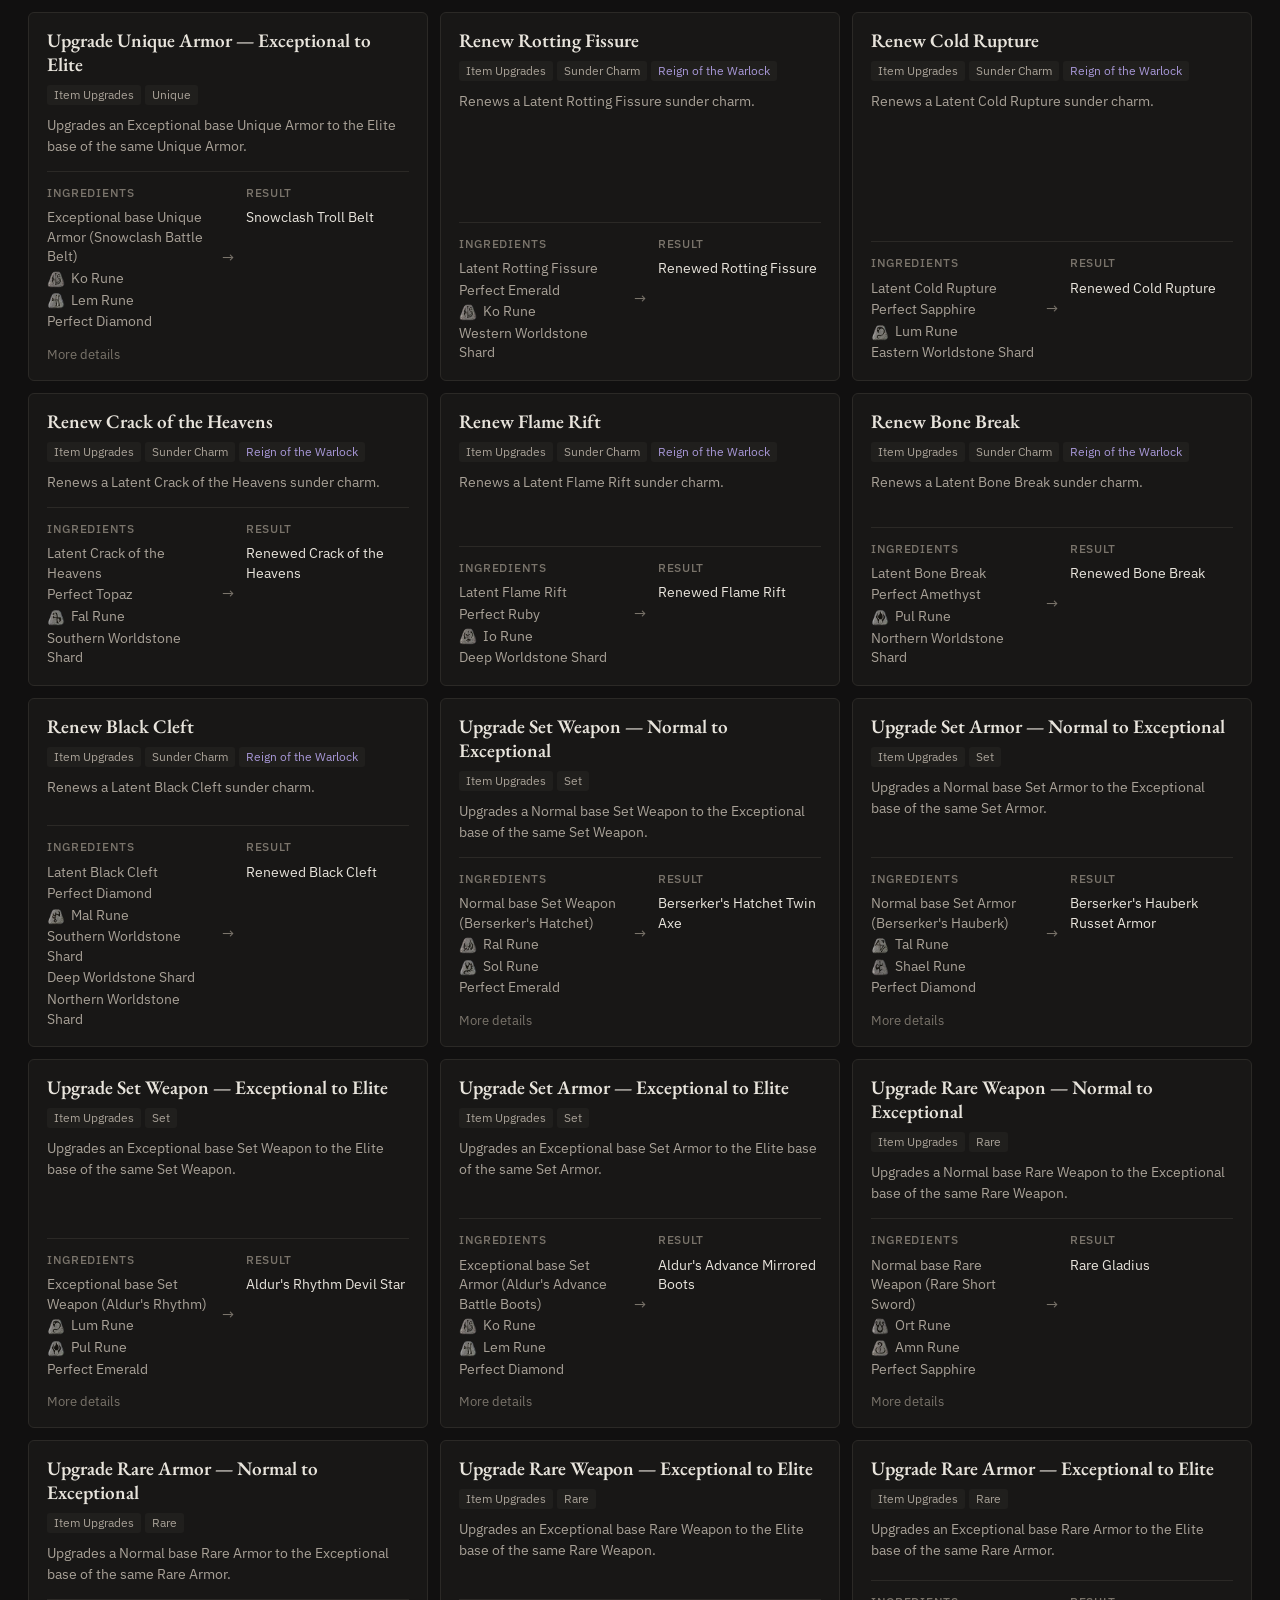
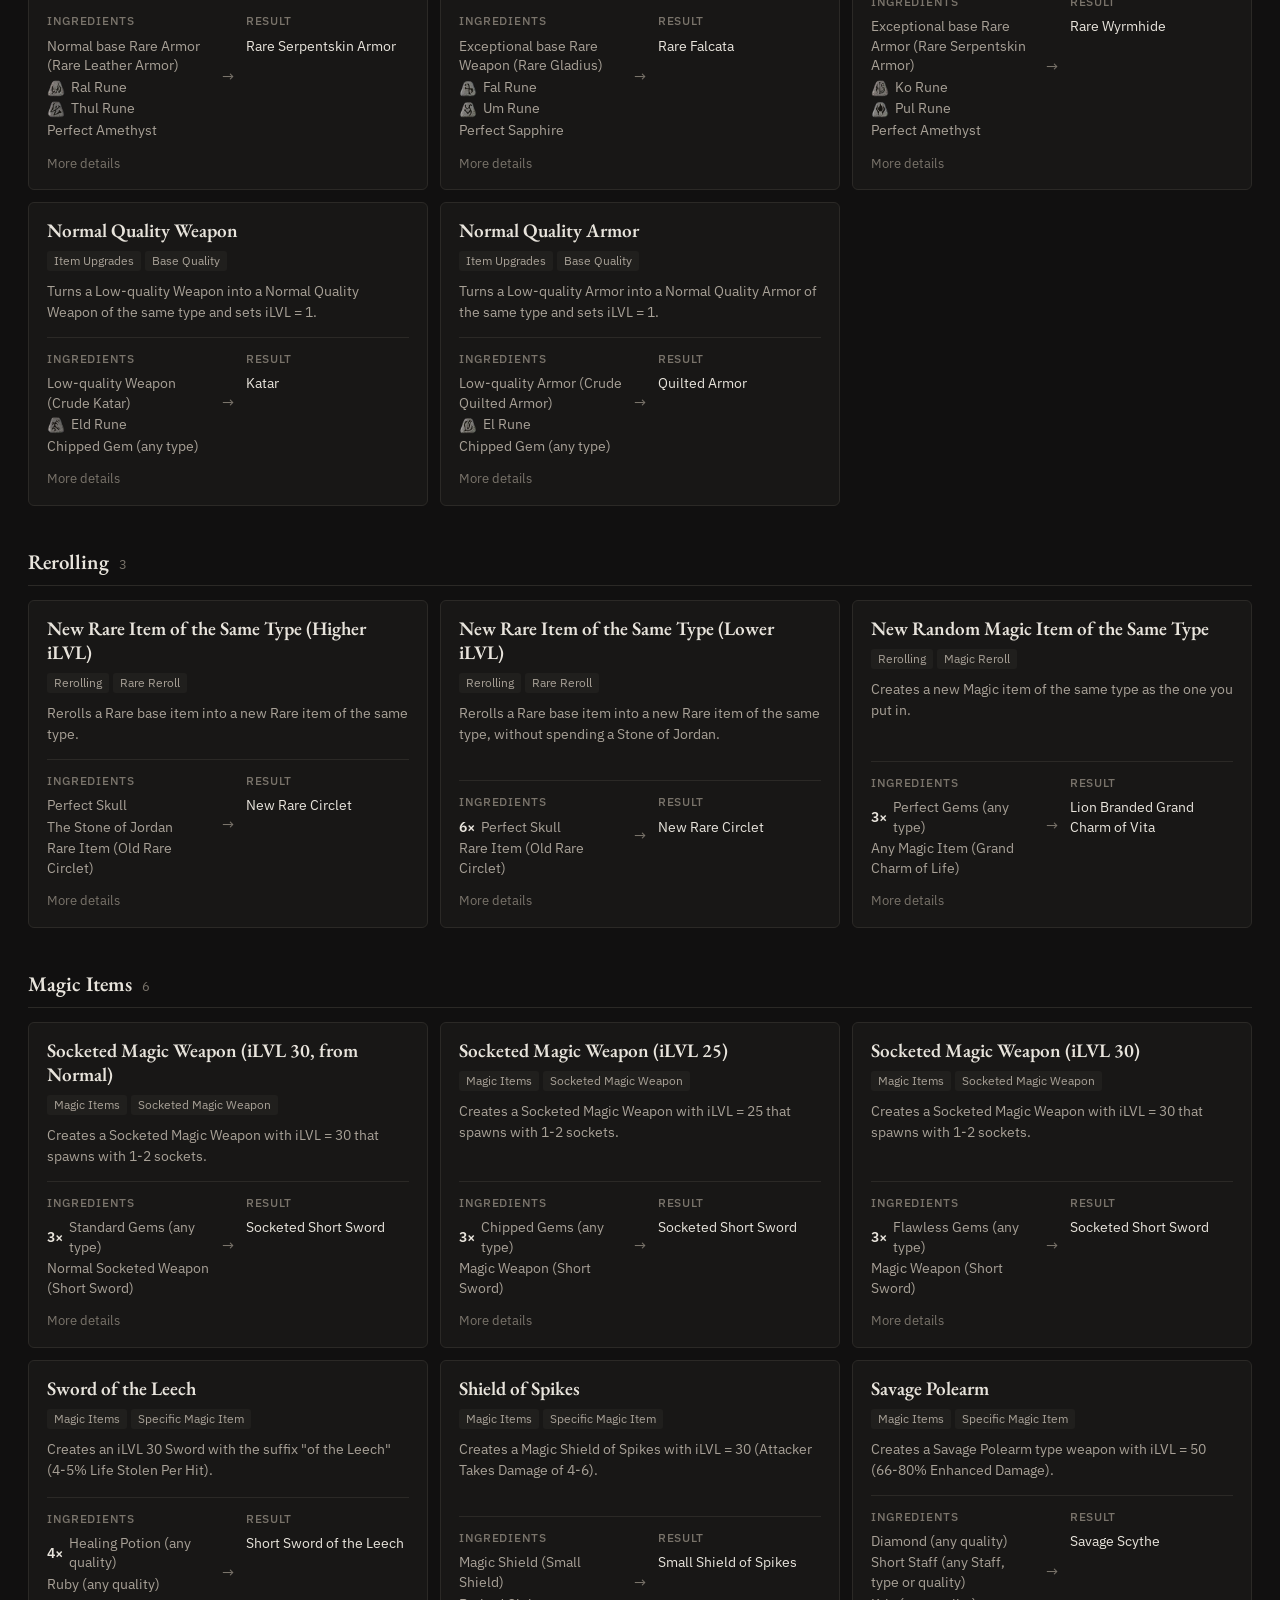
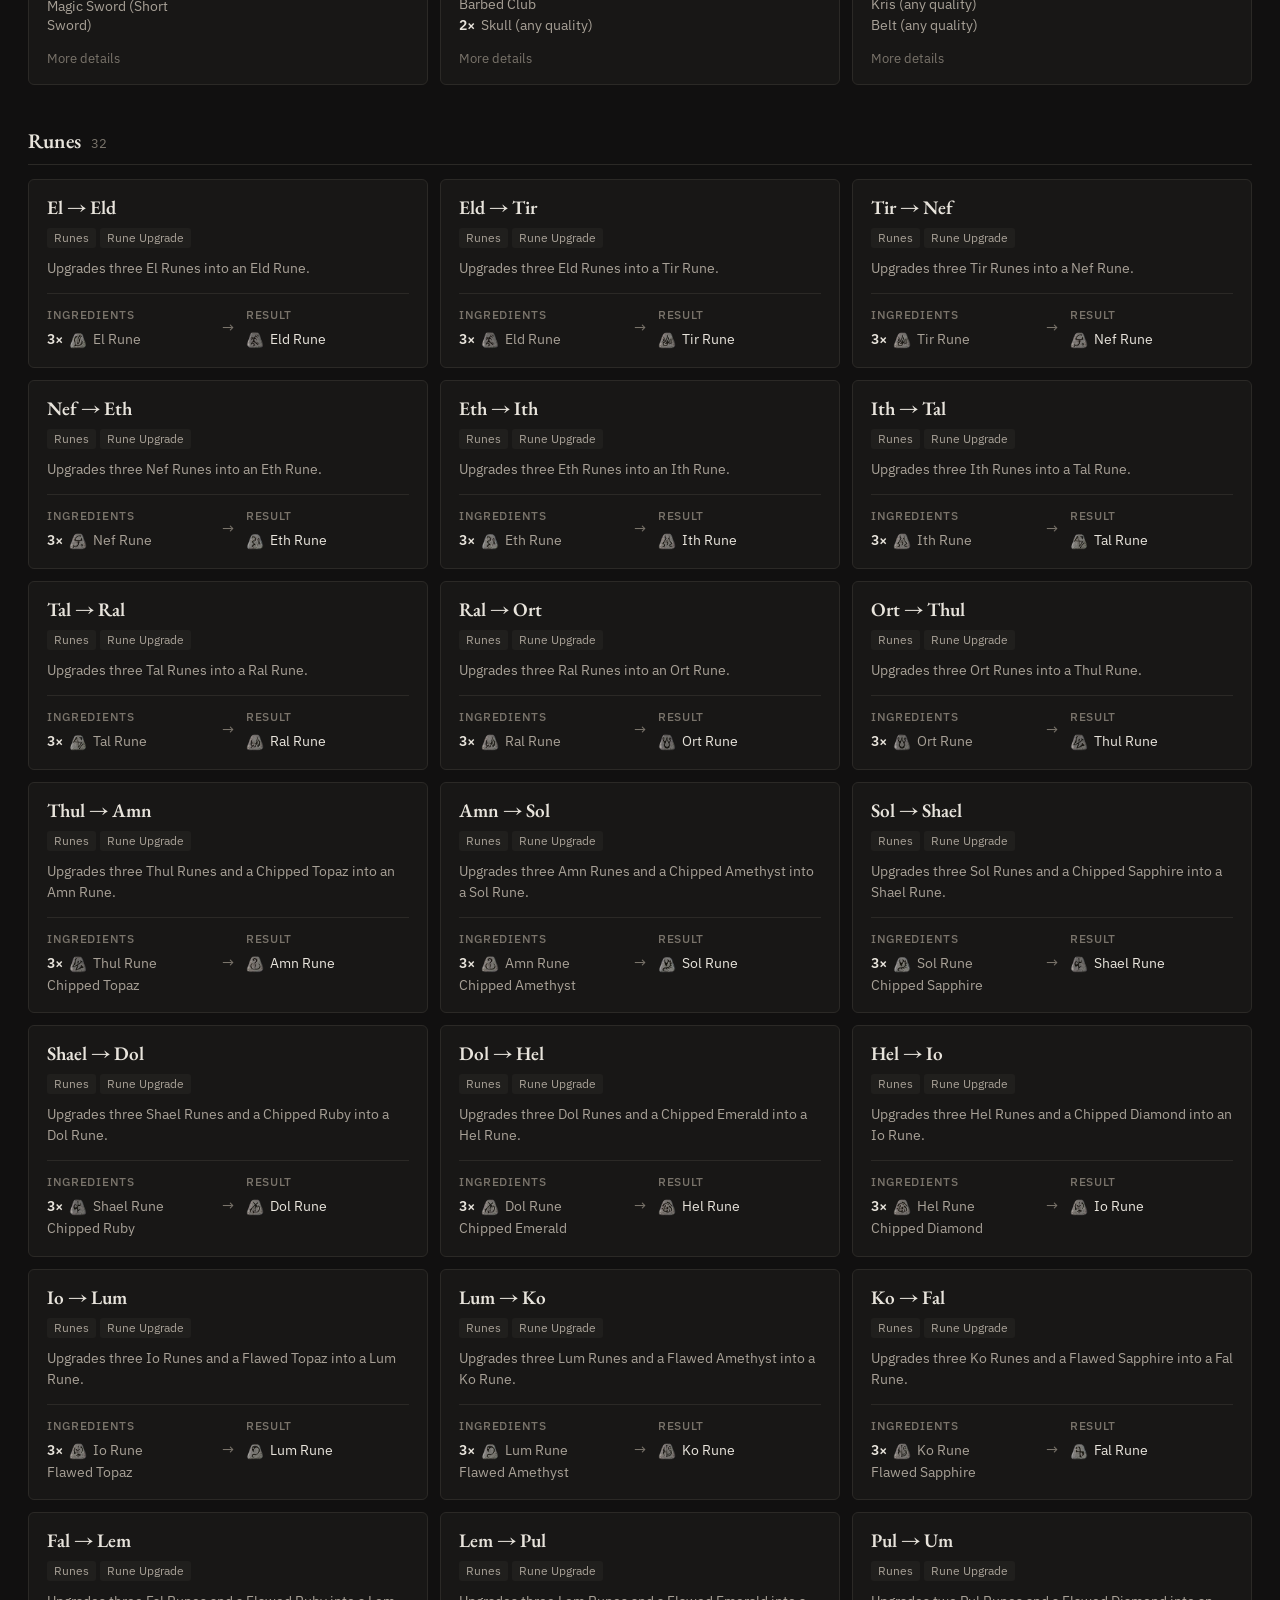
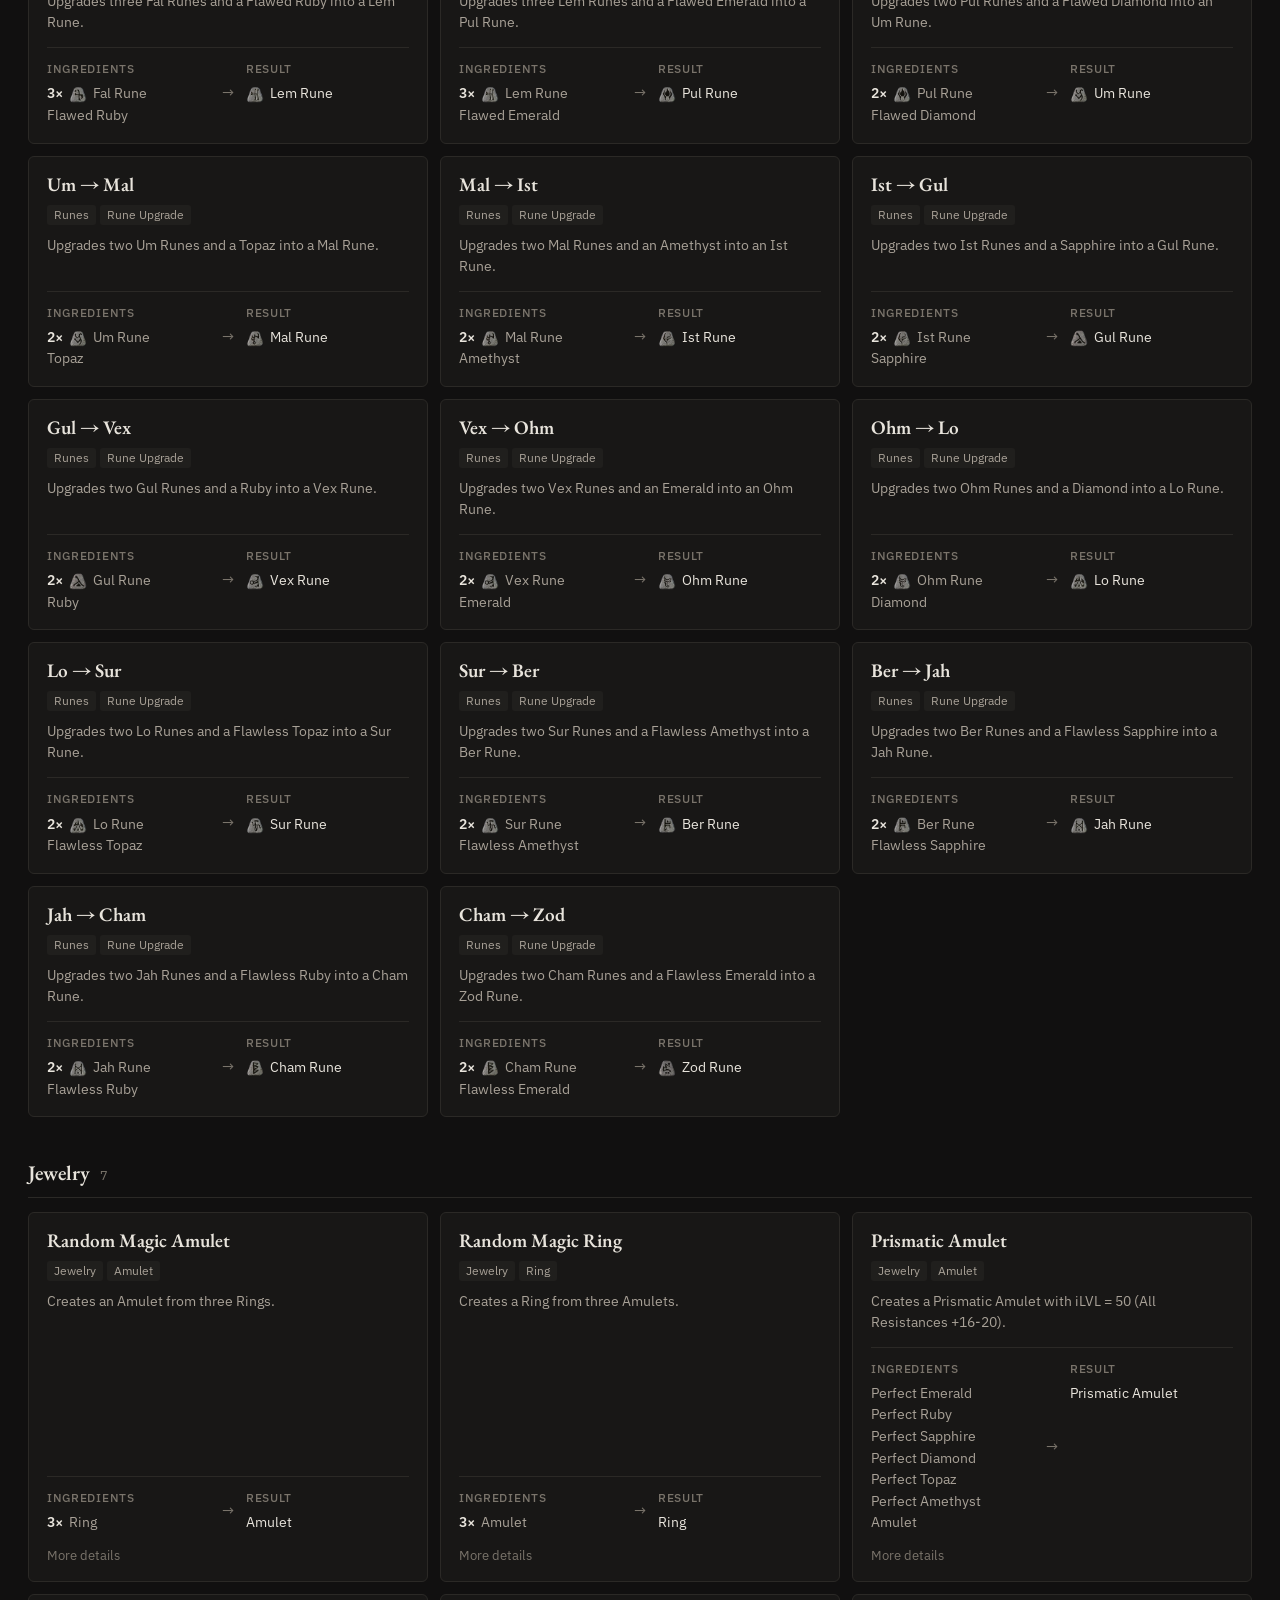
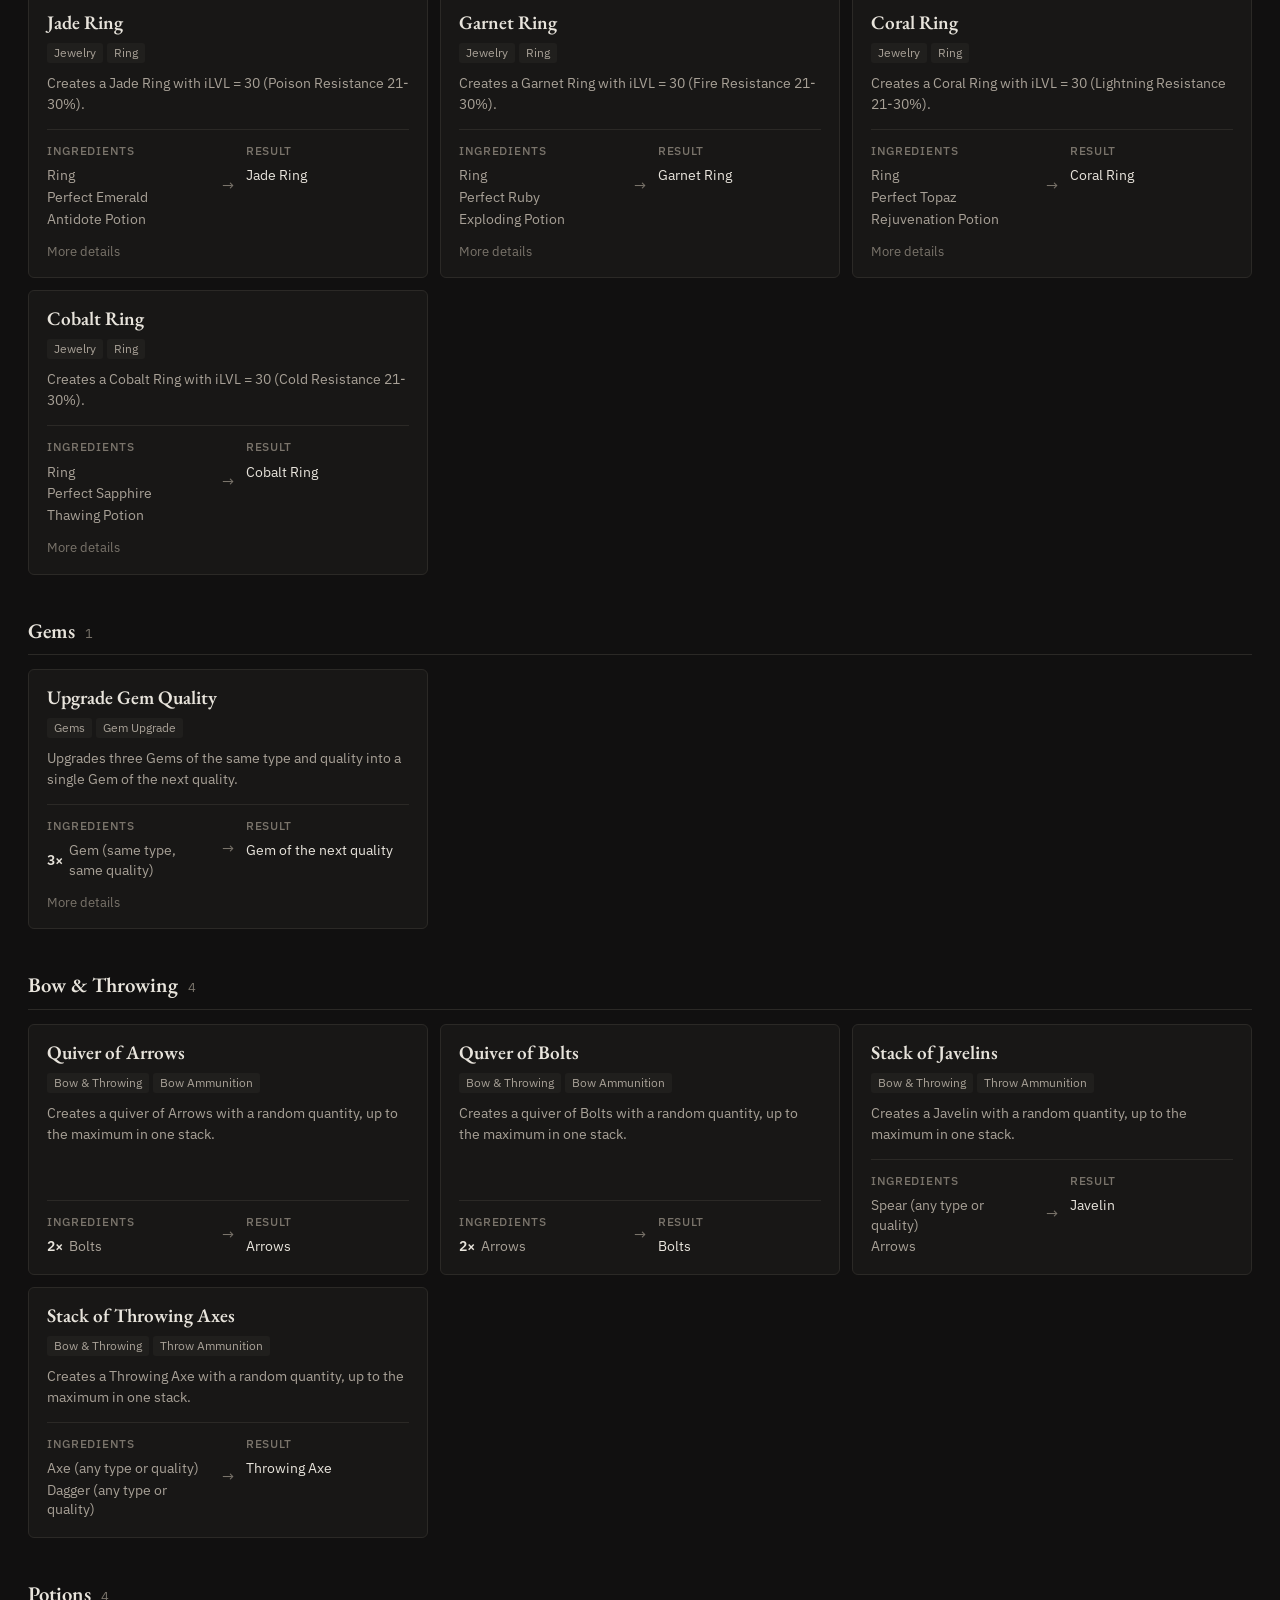
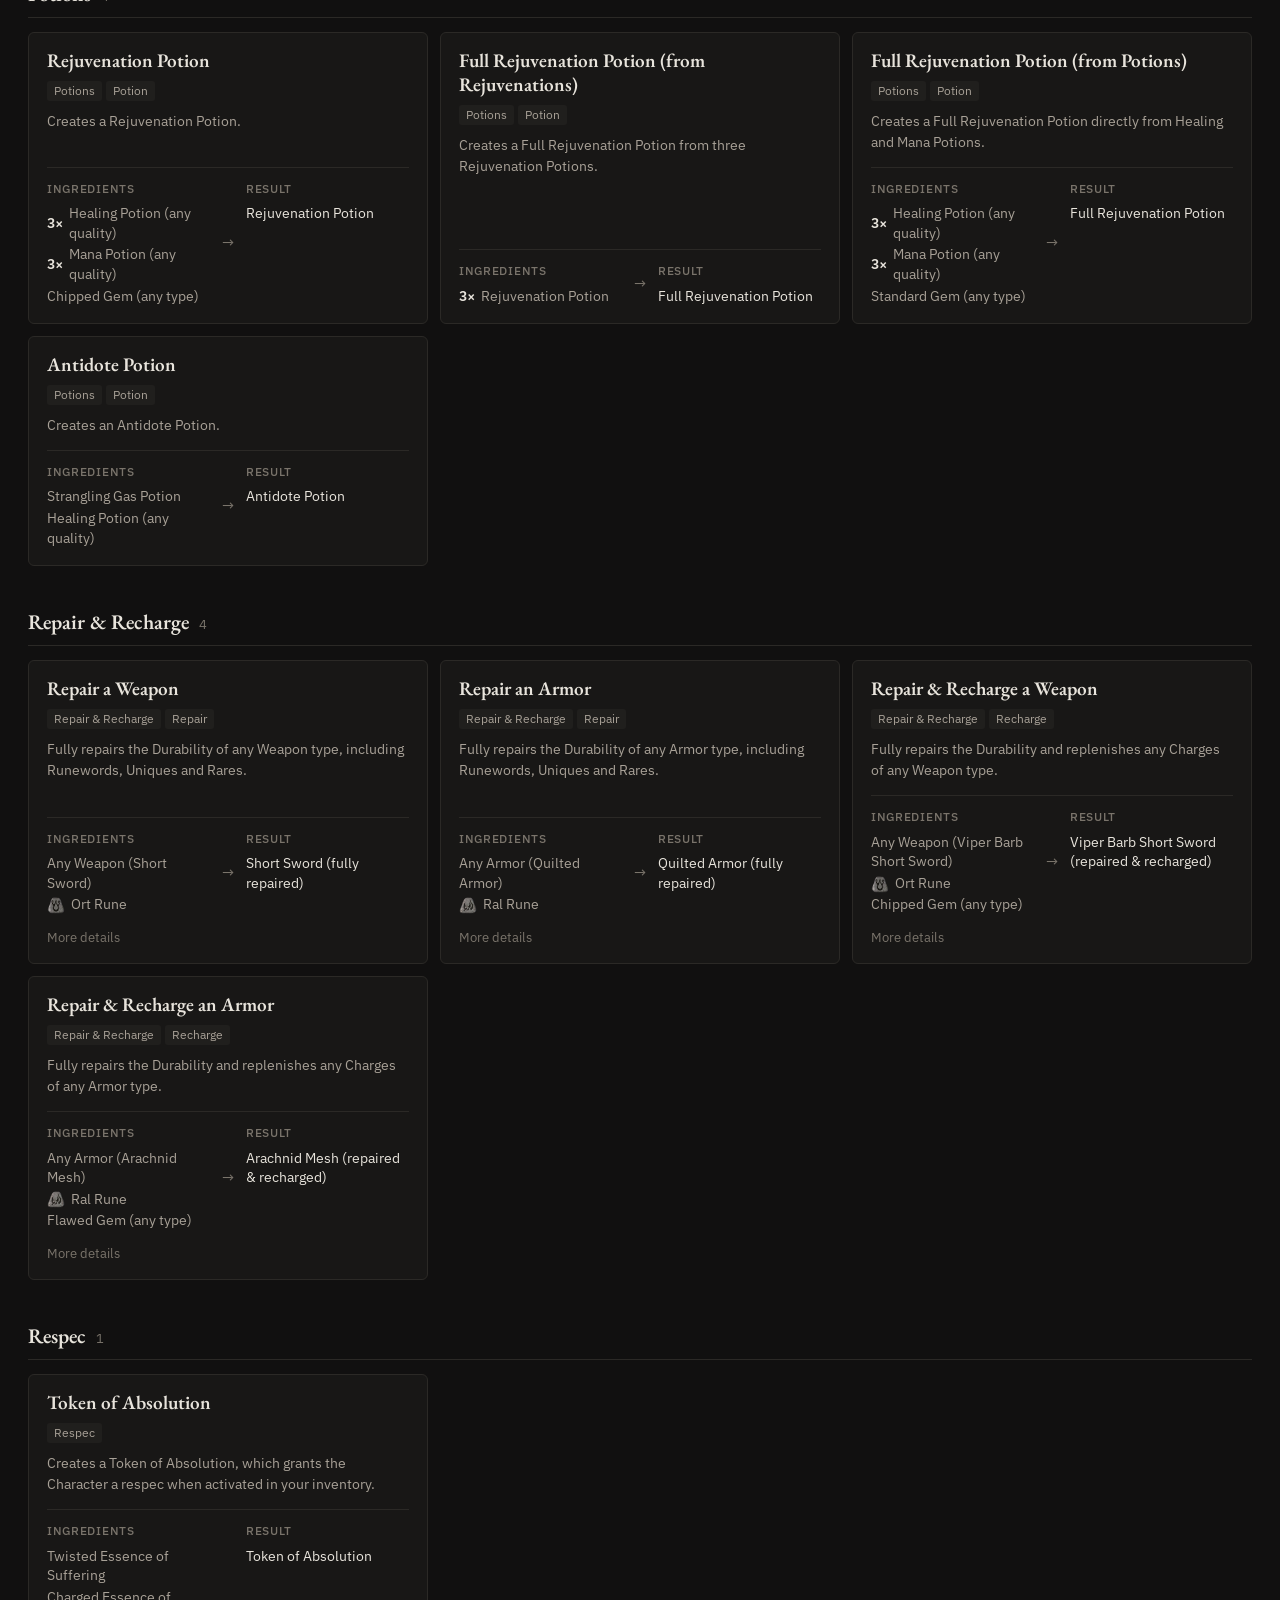
<file: recipes.html>
<!DOCTYPE html>
<html lang="en">
<head>
  <meta charset="UTF-8" />
  <meta name="viewport" content="width=device-width, initial-scale=1.0" />
  <title>Diablo II Codex — Cube Recipes</title>
  <meta name="description" content="All 130 Diablo II: Resurrected Horadric Cube recipes, including the 36 crafted-item recipes, searchable by ingredient and result." />
  <meta property="og:type" content="website" />
  <meta property="og:site_name" content="Diablo II Codex" />
  <meta property="og:title" content="Diablo II Codex — Cube Recipes" />
  <meta property="og:description" content="All 130 Diablo II: Resurrected Horadric Cube recipes, including the 36 crafted-item recipes, searchable by ingredient and result." />
  <meta property="og:url" content="https://tomysaman.github.io/d2db/recipes.html" />
  <meta property="og:image" content="https://tomysaman.github.io/d2db/assets/social/og-image.png" />
  <meta property="og:image:width" content="1200" />
  <meta property="og:image:height" content="630" />
  <meta property="og:image:alt" content="Diablo II Codex: 104 runewords, 35 item sets, 130 cube recipes" />
  <meta name="twitter:card" content="summary_large_image" />
  <link rel="icon" type="image/svg+xml" href="assets/favicon.svg" />
  <link rel="preconnect" href="https://fonts.googleapis.com" />
  <link rel="preconnect" href="https://fonts.gstatic.com" crossorigin />
  <link href="https://fonts.googleapis.com/css2?family=EB+Garamond:ital,wght@0,400;0,500;0,600;1,400;1,500&family=IBM+Plex+Sans:wght@400;500;600&display=swap" rel="stylesheet" />
  <link rel="stylesheet" href="styles.css" id="theme-minimal" />
  <link rel="stylesheet" href="styles-glass.css" id="theme-glass" />
  <link rel="stylesheet" href="styles-atlas.css" id="theme-atlas" />
  <link rel="stylesheet" href="styles-paper.css" id="theme-paper" />
  <link rel="stylesheet" href="styles-meadow.css" id="theme-meadow" />
  <script src="theme.js"></script>
  <link rel="stylesheet" href="recipes-styles.css" />
</head>
<body>

  <!-- ═══════════════════════════════════ HEADER ══ -->
  <header class="site-header">
    <div class="header-inner">
      <div class="header-title-block">
        <h1 class="site-title">Diablo II <em>Codex</em></h1>
        <p class="site-subtitle">Diablo II: Resurrected · Reign of the Warlock</p>
      </div>
      <nav class="site-nav">
        <a href="index.html" class="nav-link">Runewords</a>
        <a href="sets.html" class="nav-link">Item Sets</a>
        <a href="recipes.html" class="nav-link active">Cube Recipes</a>
      </nav>
      <button type="button" class="theme-toggle" id="themeToggle">
        <span class="theme-toggle-swatch" aria-hidden="true"></span>
        <span class="theme-toggle-label">Stained Glass theme</span>
      </button>
    </div>
  </header>

  <!-- ═══════════════════════════════════ FILTERS ══ -->
  <section class="filters-section">
    <div class="filters-inner">

      <div class="filter-block filter-search-block">
        <label class="filter-label">Search</label>
        <div class="search-stats-row">
          <input type="text" id="searchInput" class="search-input" placeholder="Recipe, ingredient, or result..." autocomplete="off" />
          <div class="header-stats" id="headerStats">
            <span class="stat-pill" id="statTotal">— recipes</span>
            <span class="stat-pill" id="statShown">— shown</span>
            <button class="reset-btn" id="resetBtn">Reset filters</button>
          </div>
        </div>
      </div>

      <div class="filter-block">
        <label class="filter-label">Category</label>
        <div class="pill-group" id="categoryFilter"></div>
      </div>

      <div class="filter-block hidden" id="subcategoryFilterBlock">
        <label class="filter-label">Type</label>
        <div class="pill-group" id="subcategoryFilter"></div>
      </div>

      <div class="filter-block filter-source-ladder-row">
        <div class="source-ladder-group">
          <label class="filter-label">Content</label>
          <div class="pill-group" id="contentFilter">
            <button class="pill active" data-content="all">All</button>
            <button class="pill" data-content="classic">Classic / LoD / 2.6</button>
            <button class="pill" data-content="new">Reign of the Warlock</button>
          </div>
        </div>
      </div>

    </div>
  </section>

  <!-- ═══════════════════════════════════ RESULTS ══ -->
  <main class="results-section">

    <div class="sort-bar">
      <span class="sort-label">Sort</span>
      <button class="sort-btn active" data-sort="category">Category</button>
      <button class="sort-btn" data-sort="name">Name</button>
    </div>

    <div id="recipesGrid" class="recipes-category-groups"></div>
    <div id="emptyState" class="empty-state hidden">
      <p>No recipes match your current filters.</p>
      <button class="reset-btn" onclick="resetAll()">Reset Filters</button>
    </div>
  </main>

  <!-- ═══════════════════════════════════ MODAL ══ -->
  <div id="modal" class="modal-overlay hidden" role="dialog" aria-modal="true">
    <div class="modal-box">
      <button class="modal-close" id="modalClose" aria-label="Close">✕</button>
      <div id="modalContent"></div>
    </div>
  </div>

  <footer class="site-footer">
    <p>Data sourced from Diablo II: Resurrected — Reign of the Warlock. Fan-made reference tool.</p>
    <p><a class="footer-github" href="https://github.com/tomysaman/d2db" target="_blank" rel="noopener"><svg viewBox="0 0 16 16" width="16" height="16" fill="currentColor" aria-hidden="true"><path d="M8 0C3.58 0 0 3.58 0 8c0 3.54 2.29 6.53 5.47 7.59.4.07.55-.17.55-.38 0-.19-.01-.82-.01-1.49-2.01.37-2.53-.49-2.69-.94-.09-.23-.48-.94-.82-1.13-.28-.15-.68-.52-.01-.53.63-.01 1.08.58 1.23.82.72 1.21 1.87.87 2.33.66.07-.52.28-.87.51-1.07-1.78-.2-3.64-.89-3.64-3.95 0-.87.31-1.59.82-2.15-.08-.2-.36-1.02.08-2.12 0 0 .67-.21 2.2.82.64-.18 1.32-.27 2-.27s1.36.09 2 .27c1.53-1.04 2.2-.82 2.2-.82.44 1.1.16 1.92.08 2.12.51.56.82 1.27.82 2.15 0 3.07-1.87 3.75-3.65 3.95.29.25.54.73.54 1.48 0 1.07-.01 1.93-.01 2.2 0 .21.15.46.55.38A8.01 8.01 0 0 0 16 8c0-4.42-3.58-8-8-8z"/></svg><span>View on GitHub</span></a></p>
  </footer>

  <script src="data/recipes-data.js"></script>
  <script src="recipes-app.js"></script>
</body>
</html>
</file>
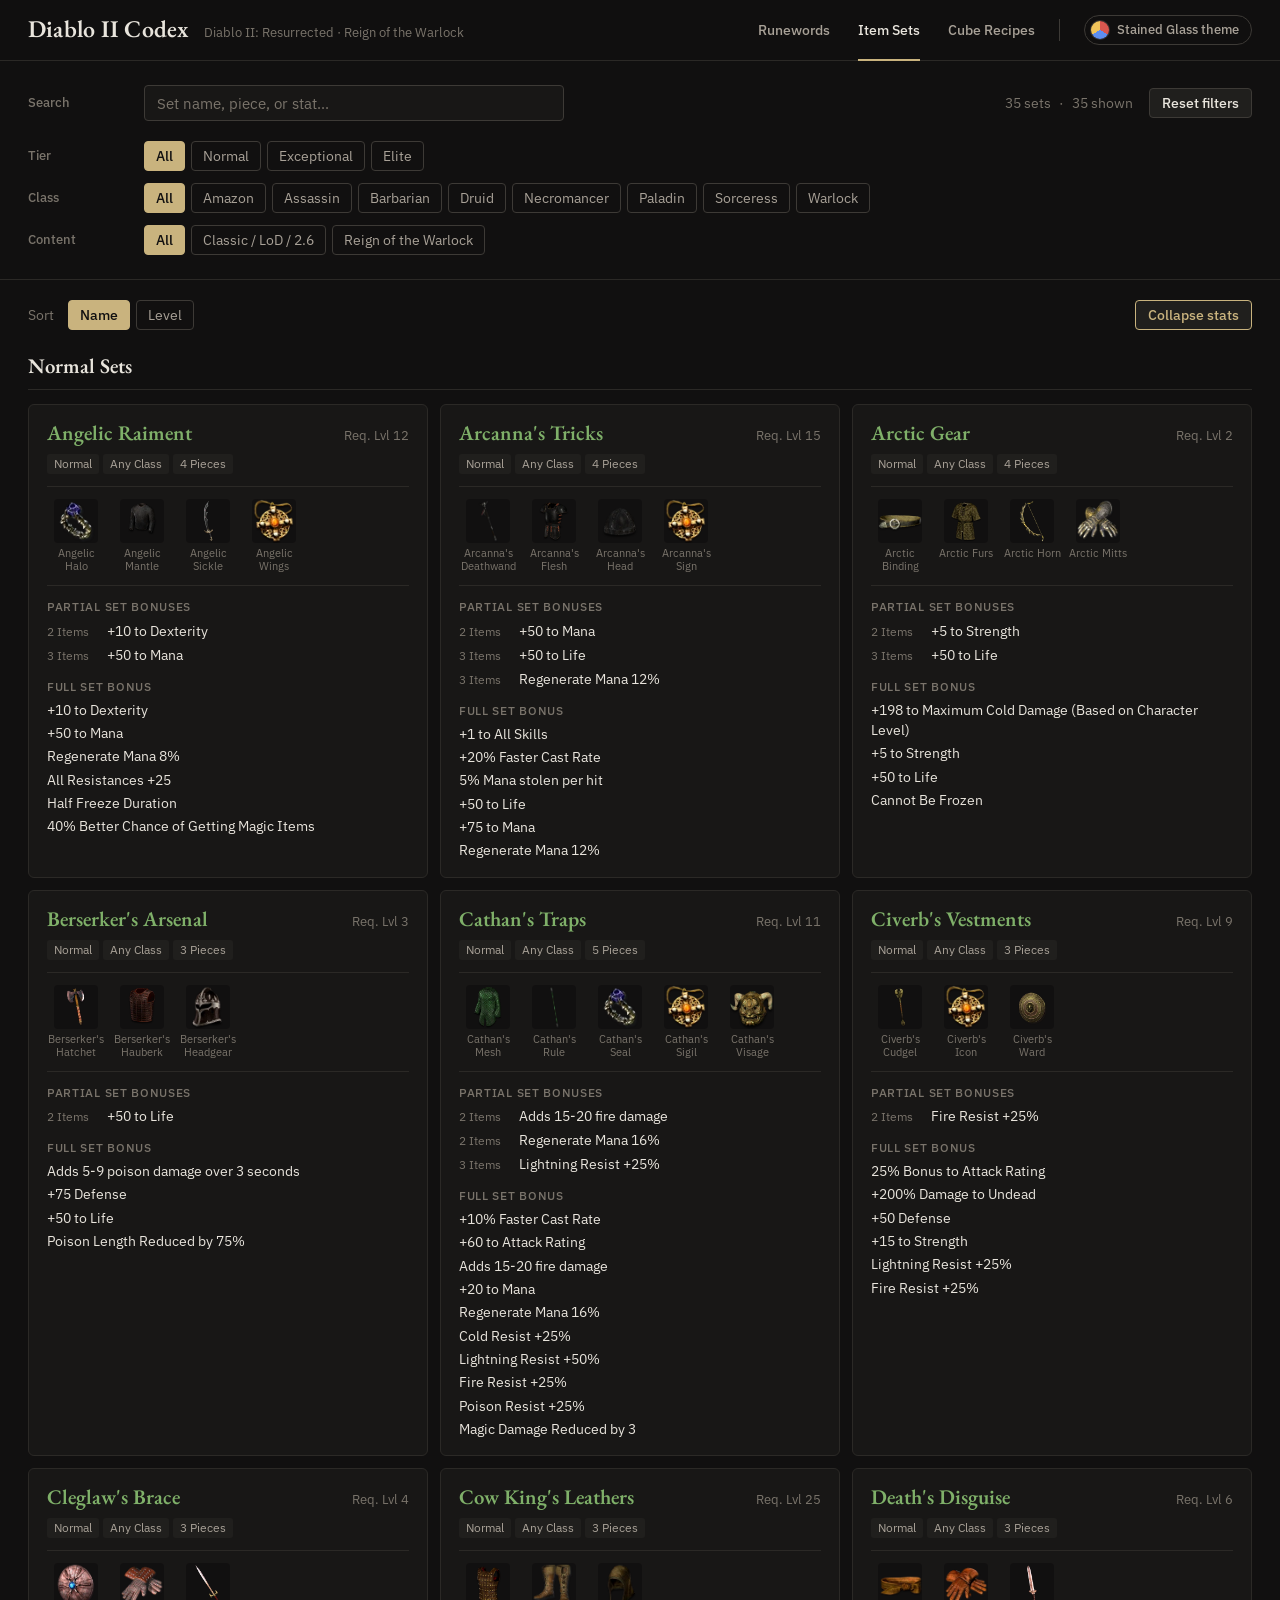
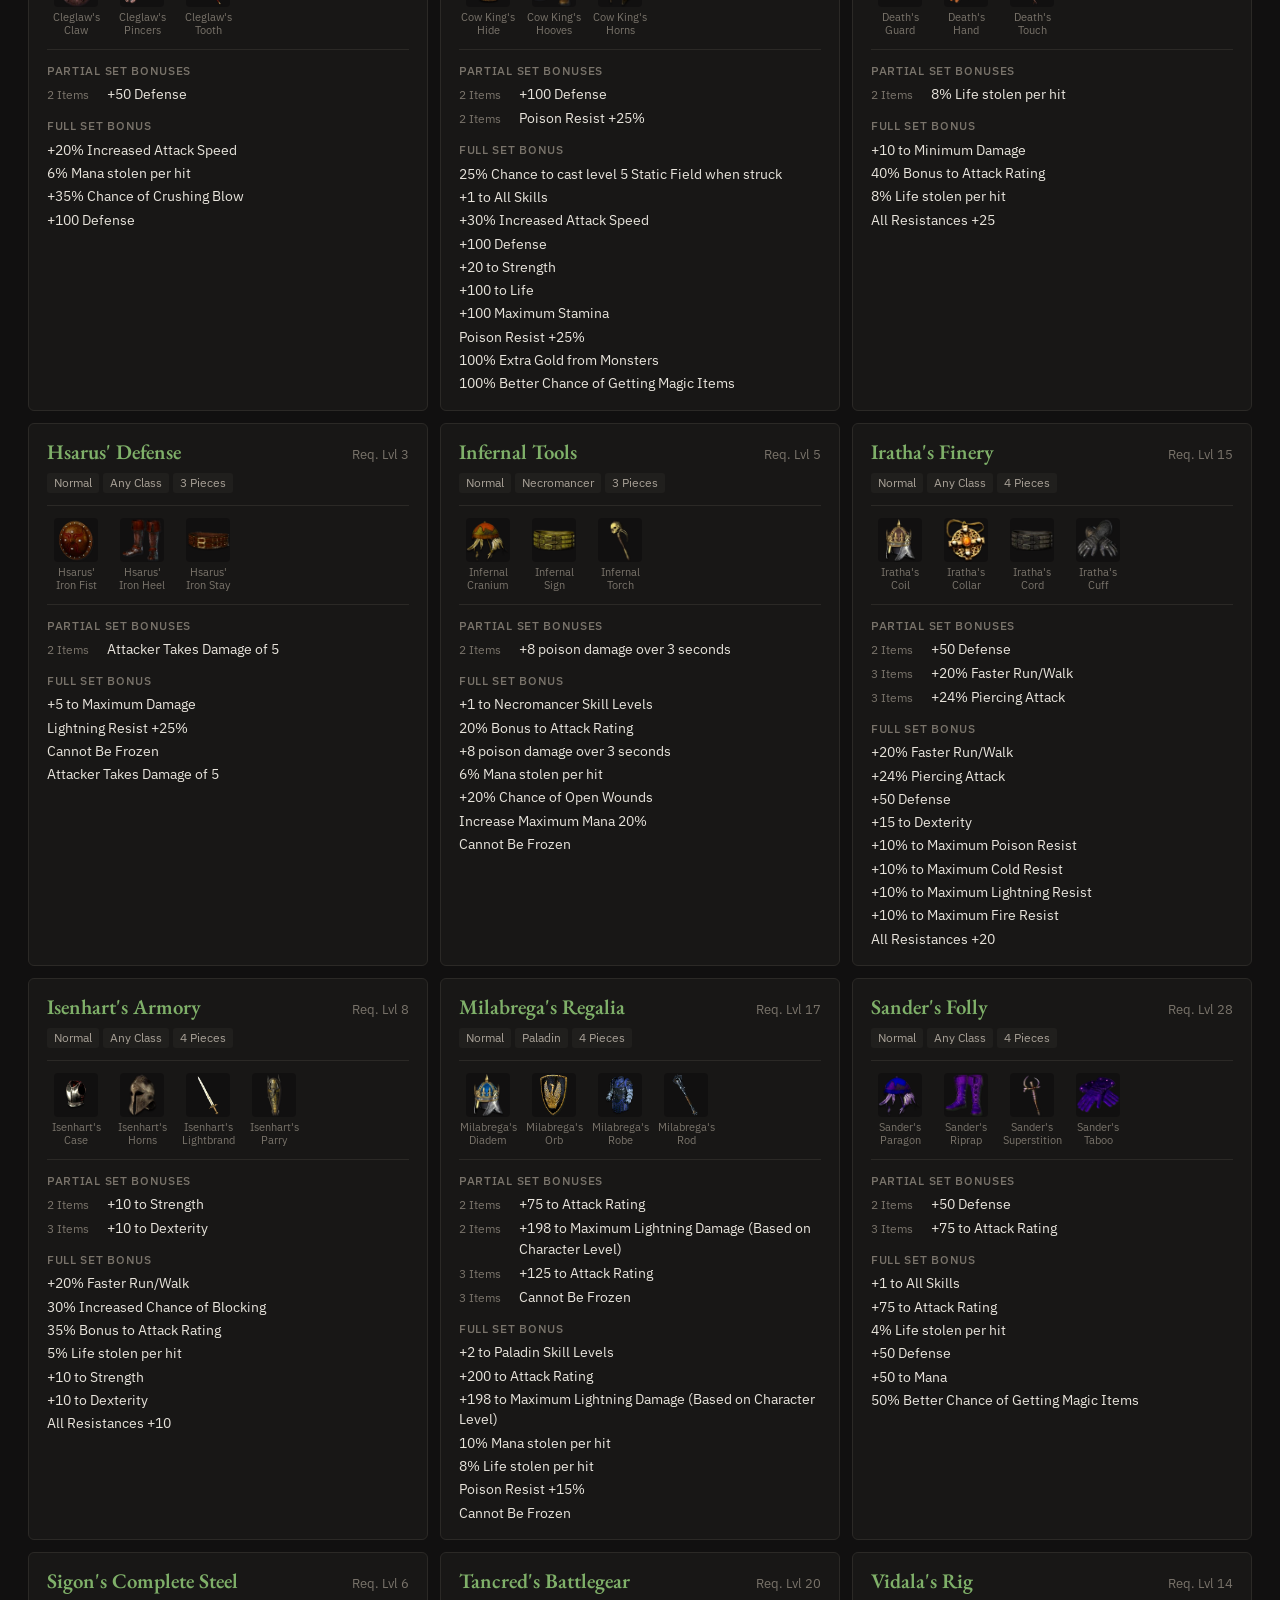
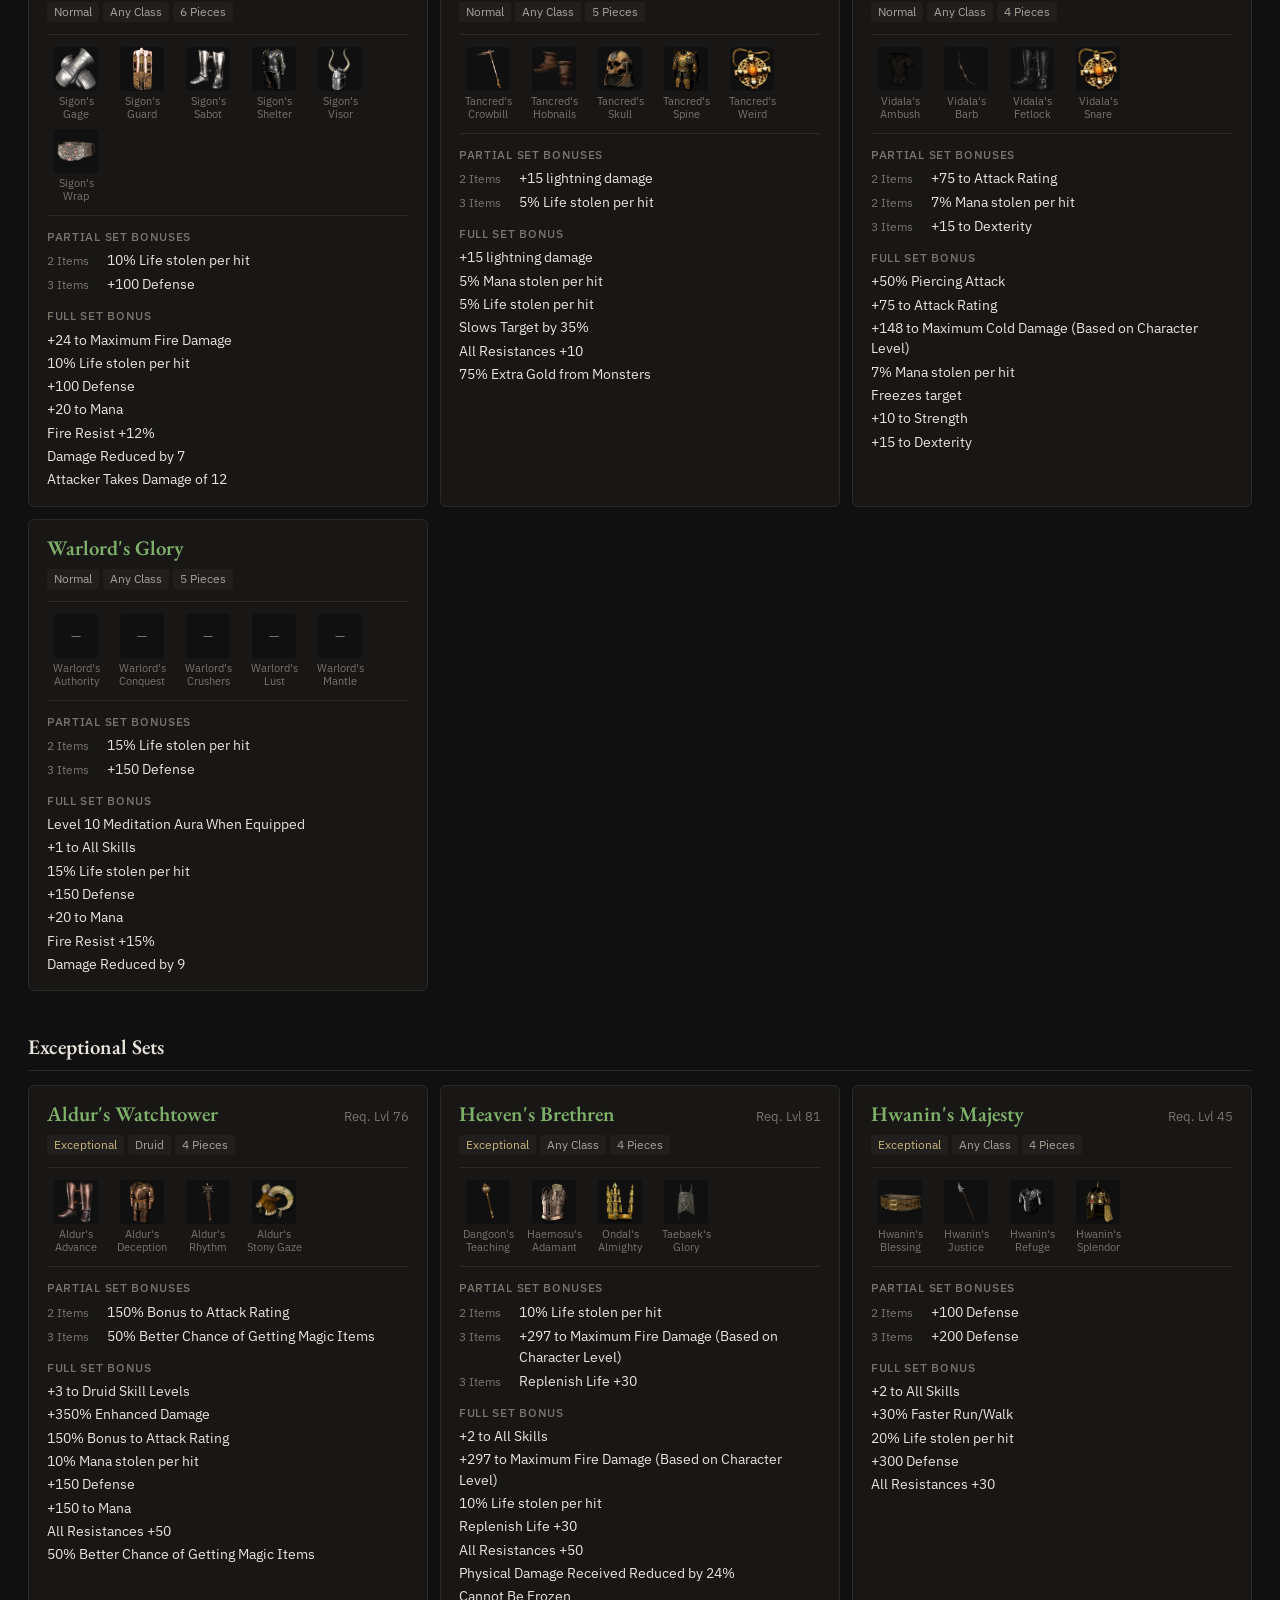
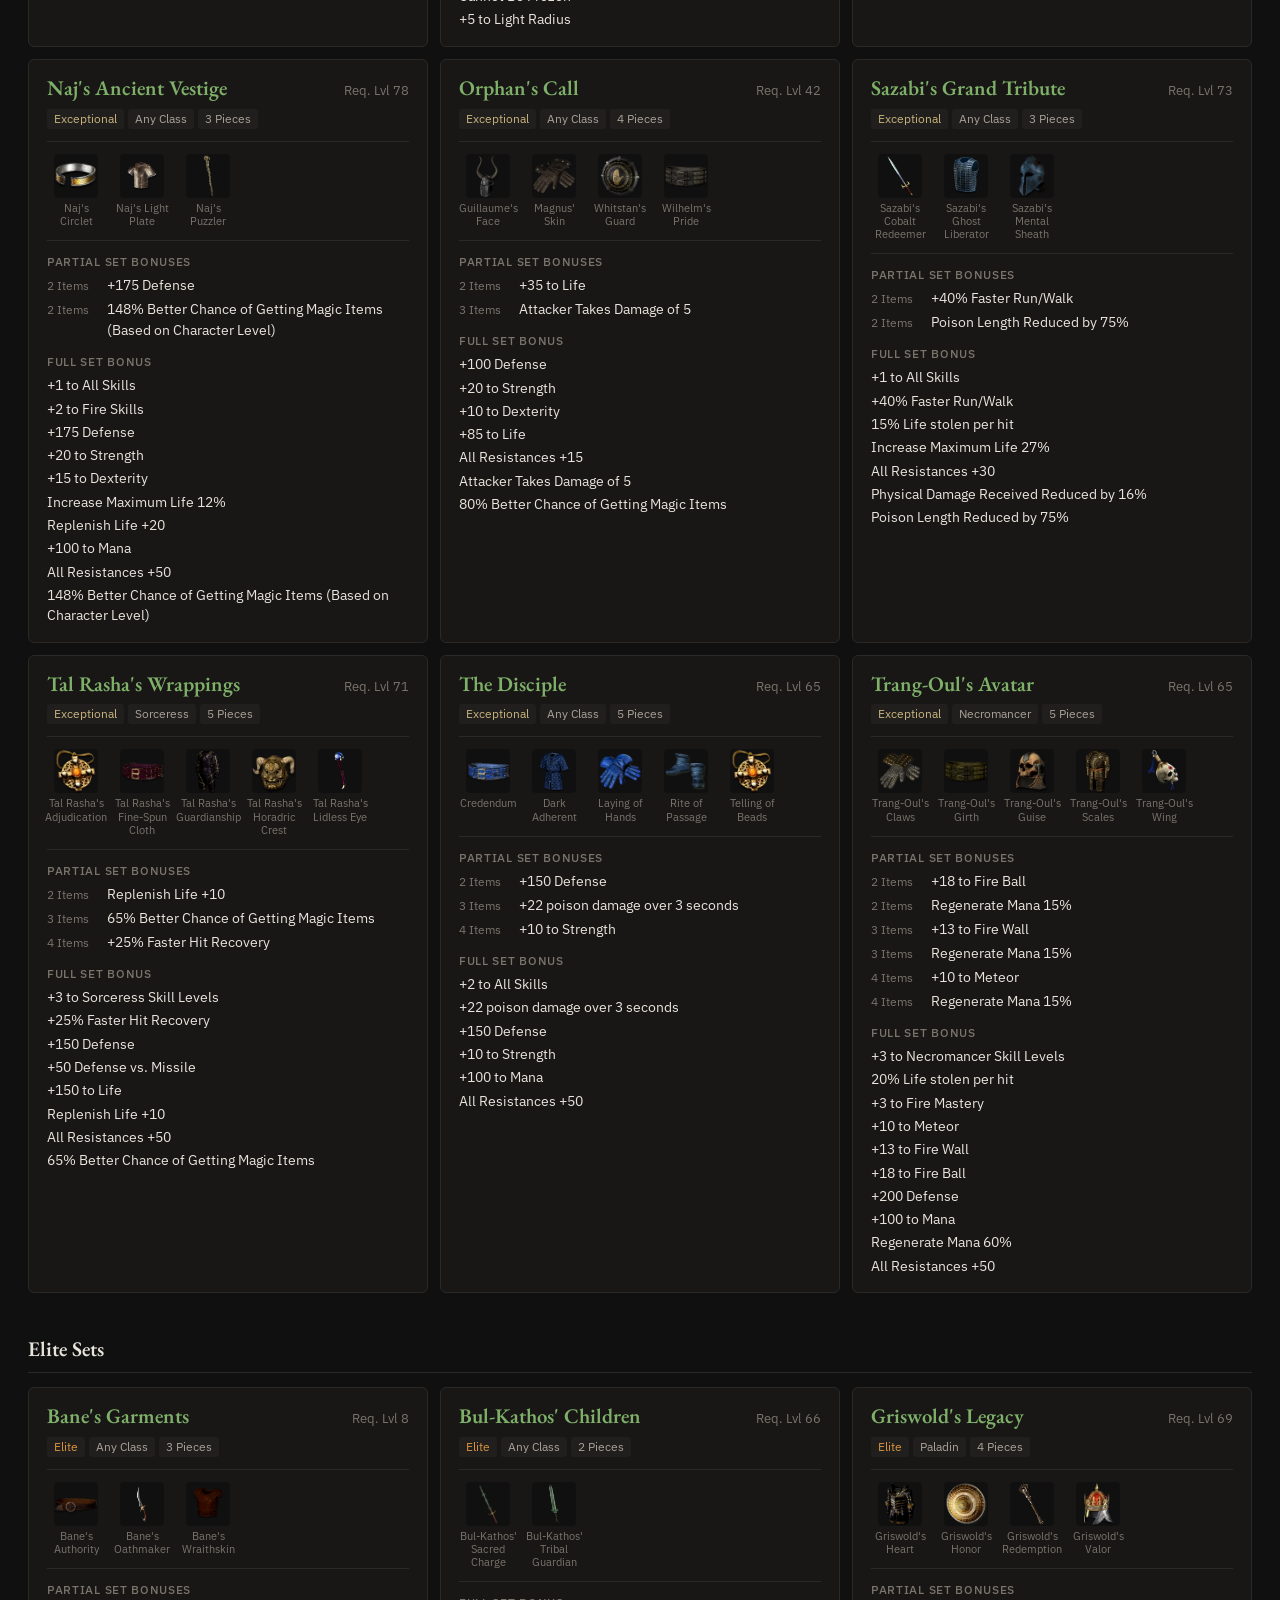
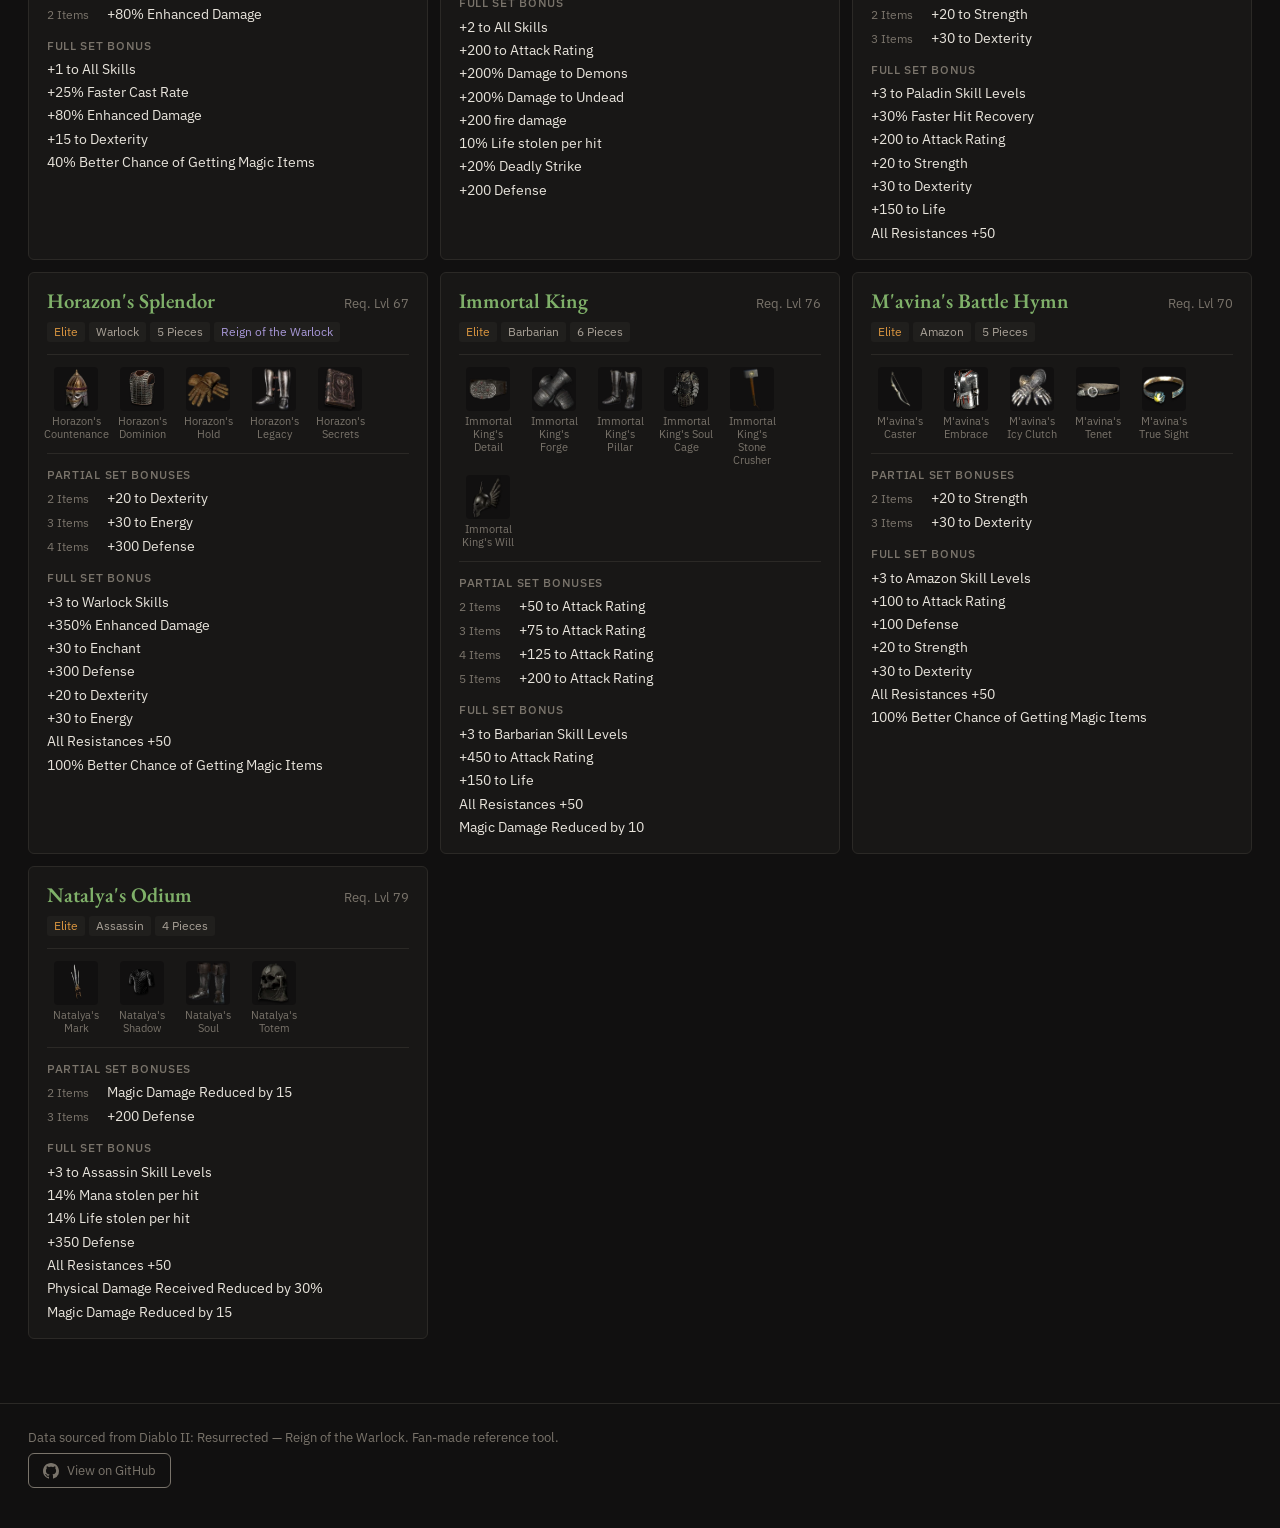
<file: sets.html>
<!DOCTYPE html>
<html lang="en">
<head>
  <meta charset="UTF-8" />
  <meta name="viewport" content="width=device-width, initial-scale=1.0" />
  <title>Diablo II Codex — Item Sets</title>
  <meta name="description" content="Browse all 35 Diablo II: Resurrected item sets, with every piece and its partial and full set bonuses." />
  <meta property="og:type" content="website" />
  <meta property="og:site_name" content="Diablo II Codex" />
  <meta property="og:title" content="Diablo II Codex — Item Sets" />
  <meta property="og:description" content="Browse all 35 Diablo II: Resurrected item sets, with every piece and its partial and full set bonuses." />
  <meta property="og:url" content="https://tomysaman.github.io/d2db/sets.html" />
  <meta property="og:image" content="https://tomysaman.github.io/d2db/assets/social/og-image.png" />
  <meta property="og:image:width" content="1200" />
  <meta property="og:image:height" content="630" />
  <meta property="og:image:alt" content="Diablo II Codex: 104 runewords, 35 item sets, 130 cube recipes" />
  <meta name="twitter:card" content="summary_large_image" />
  <link rel="icon" type="image/svg+xml" href="assets/favicon.svg" />
  <link rel="preconnect" href="https://fonts.googleapis.com" />
  <link rel="preconnect" href="https://fonts.gstatic.com" crossorigin />
  <link href="https://fonts.googleapis.com/css2?family=EB+Garamond:ital,wght@0,400;0,500;0,600;1,400;1,500&family=IBM+Plex+Sans:wght@400;500;600&display=swap" rel="stylesheet" />
  <link rel="stylesheet" href="styles.css" id="theme-minimal" />
  <link rel="stylesheet" href="styles-glass.css" id="theme-glass" />
  <link rel="stylesheet" href="styles-atlas.css" id="theme-atlas" />
  <link rel="stylesheet" href="styles-paper.css" id="theme-paper" />
  <link rel="stylesheet" href="styles-meadow.css" id="theme-meadow" />
  <script src="theme.js"></script>
  <link rel="stylesheet" href="sets-styles.css" />
</head>
<body>

  <!-- ═══════════════════════════════════ HEADER ══ -->
  <header class="site-header">
    <div class="header-inner">
      <div class="header-title-block">
        <h1 class="site-title">Diablo II <em>Codex</em></h1>
        <p class="site-subtitle">Diablo II: Resurrected · Reign of the Warlock</p>
      </div>
      <nav class="site-nav">
        <a href="index.html" class="nav-link">Runewords</a>
        <a href="sets.html" class="nav-link active">Item Sets</a>
        <a href="recipes.html" class="nav-link">Cube Recipes</a>
      </nav>
      <button type="button" class="theme-toggle" id="themeToggle">
        <span class="theme-toggle-swatch" aria-hidden="true"></span>
        <span class="theme-toggle-label">Stained Glass theme</span>
      </button>
    </div>
  </header>

  <!-- ═══════════════════════════════════ FILTERS ══ -->
  <section class="filters-section">
    <div class="filters-inner">

      <div class="filter-block filter-search-block">
        <label class="filter-label">Search</label>
        <div class="search-stats-row">
          <input type="text" id="searchInput" class="search-input" placeholder="Set name, piece, or stat..." autocomplete="off" />
          <div class="header-stats" id="headerStats">
            <span class="stat-pill" id="statTotal">— sets</span>
            <span class="stat-pill" id="statShown">— shown</span>
            <button class="reset-btn" id="resetBtn">Reset filters</button>
          </div>
        </div>
      </div>

      <div class="filter-block">
        <label class="filter-label">Tier</label>
        <div class="pill-group" id="tierFilter"></div>
      </div>

      <div class="filter-block">
        <label class="filter-label">Class</label>
        <div class="pill-group" id="classFilter"></div>
      </div>

      <div class="filter-block filter-source-ladder-row">
        <div class="source-ladder-group">
          <label class="filter-label">Content</label>
          <div class="pill-group" id="contentFilter">
            <button class="pill active" data-content="all">All</button>
            <button class="pill" data-content="classic">Classic / LoD / 2.6</button>
            <button class="pill" data-content="new">Reign of the Warlock</button>
          </div>
        </div>
      </div>

    </div>
  </section>

  <!-- ═══════════════════════════════════ RESULTS ══ -->
  <main class="results-section">
    <div class="sort-bar">
      <span class="sort-label">Sort</span>
      <button class="sort-btn active" data-sort="name">Name</button>
      <button class="sort-btn" data-sort="level">Level</button>
      <button class="stat-view-toggle active" id="statViewToggle"><span id="statToggleLabel">Collapse stats</span></button>
    </div>
    <div id="setsGrid" class="sets-grid"></div>
    <div id="emptyState" class="empty-state hidden">
      <p>No sets match your current filters.</p>
      <button class="reset-btn" onclick="resetAll()">Reset Filters</button>
    </div>
  </main>

  <!-- ═══════════════════════════════════ MODAL ══ -->
  <div id="modal" class="modal-overlay hidden" role="dialog" aria-modal="true">
    <div class="modal-box">
      <button class="modal-close" id="modalClose" aria-label="Close">✕</button>
      <div id="modalContent"></div>
    </div>
  </div>

  <footer class="site-footer">
    <p>Data sourced from Diablo II: Resurrected — Reign of the Warlock. Fan-made reference tool.</p>
    <p><a class="footer-github" href="https://github.com/tomysaman/d2db" target="_blank" rel="noopener"><svg viewBox="0 0 16 16" width="16" height="16" fill="currentColor" aria-hidden="true"><path d="M8 0C3.58 0 0 3.58 0 8c0 3.54 2.29 6.53 5.47 7.59.4.07.55-.17.55-.38 0-.19-.01-.82-.01-1.49-2.01.37-2.53-.49-2.69-.94-.09-.23-.48-.94-.82-1.13-.28-.15-.68-.52-.01-.53.63-.01 1.08.58 1.23.82.72 1.21 1.87.87 2.33.66.07-.52.28-.87.51-1.07-1.78-.2-3.64-.89-3.64-3.95 0-.87.31-1.59.82-2.15-.08-.2-.36-1.02.08-2.12 0 0 .67-.21 2.2.82.64-.18 1.32-.27 2-.27s1.36.09 2 .27c1.53-1.04 2.2-.82 2.2-.82.44 1.1.16 1.92.08 2.12.51.56.82 1.27.82 2.15 0 3.07-1.87 3.75-3.65 3.95.29.25.54.73.54 1.48 0 1.07-.01 1.93-.01 2.2 0 .21.15.46.55.38A8.01 8.01 0 0 0 16 8c0-4.42-3.58-8-8-8z"/></svg><span>View on GitHub</span></a></p>
  </footer>

  <script src="data/sets-data.js"></script>
  <script src="sets-app.js"></script>
</body>
</html>
</file>
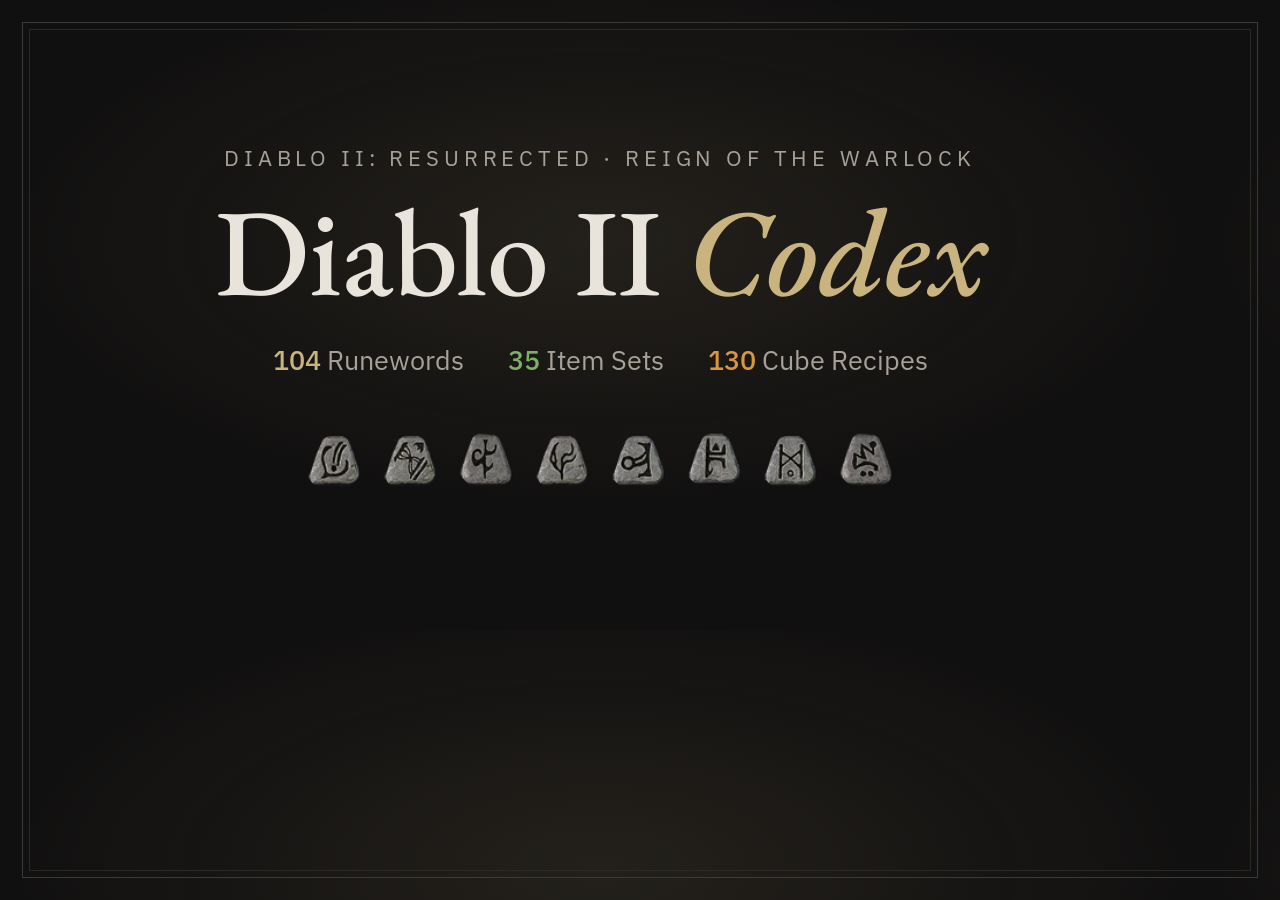
<file: assets/social/card.html>
<!DOCTYPE html>
<!-- Source for og-image.png. Open at a 1200x630 viewport and screenshot the page to regenerate it. -->
<html lang="en">
<head>
  <meta charset="UTF-8" />
  <title>Diablo II Codex share card</title>
  <link href="https://fonts.googleapis.com/css2?family=EB+Garamond:ital,wght@0,500;1,500&family=IBM+Plex+Sans:wght@400;500&display=swap" rel="stylesheet" />
  <style>
    * { box-sizing: border-box; margin: 0; padding: 0; }
    html, body { width: 1200px; height: 630px; overflow: hidden; }
    body {
      background:
        radial-gradient(ellipse 70% 60% at 50% 38%, rgba(201,179,126,0.10), transparent 70%),
        #111010;
      color: #e8e4dc;
      font-family: 'IBM Plex Sans', system-ui, sans-serif;
      display: flex;
      flex-direction: column;
      align-items: center;
      justify-content: center;
      text-align: center;
    }
    .frame {
      position: absolute;
      inset: 22px;
      border: 1px solid #3d3a36;
      pointer-events: none;
    }
    .frame::after {
      content: "";
      position: absolute;
      inset: 6px;
      border: 1px solid #2b2926;
    }
    .subtitle {
      font-size: 22px;
      letter-spacing: 0.22em;
      text-transform: uppercase;
      color: #a8a197;
    }
    h1 {
      font-family: 'EB Garamond', Georgia, serif;
      font-weight: 500;
      font-size: 124px;
      line-height: 1.05;
      color: #e8e4dc;
      margin: 14px 0 26px;
    }
    h1 em { color: #c9b37e; }
    .stats {
      display: flex;
      gap: 44px;
      font-size: 27px;
      color: #a8a197;
    }
    .stats b { font-weight: 500; }
    .rw b { color: #c9b37e; }
    .set b { color: #7fb069; }
    .cube b { color: #d9953f; }
    .runes {
      display: flex;
      gap: 18px;
      margin-top: 52px;
    }
    .runes img { width: 58px; height: 58px; object-fit: contain; }
  </style>
</head>
<body>
  <div class="frame"></div>
  <p class="subtitle">Diablo II: Resurrected · Reign of the Warlock</p>
  <h1>Diablo II <em>Codex</em></h1>
  <div class="stats">
    <span class="rw"><b>104</b> Runewords</span>
    <span class="set"><b>35</b> Item Sets</span>
    <span class="cube"><b>130</b> Cube Recipes</span>
  </div>
  <div class="runes">
    <img src="../runes/el.webp" alt="" />
    <img src="../runes/tal.webp" alt="" />
    <img src="../runes/shael.webp" alt="" />
    <img src="../runes/ist.webp" alt="" />
    <img src="../runes/vex.webp" alt="" />
    <img src="../runes/ber.webp" alt="" />
    <img src="../runes/jah.webp" alt="" />
    <img src="../runes/zod.webp" alt="" />
  </div>
</body>
</html>
</file>
<file: styles.css>
/* =====================================================
   DIABLO II CODEX — shared styles (header, filters, cards, modal, footer)
   "Minimal Dark" theme: neutral warm-dark base. Accent colors follow in-game item colors:
   gold = runeword/unique, green = set, orange = rune/crafted.
   ===================================================== */

*, *::before, *::after { box-sizing: border-box; margin: 0; padding: 0; }

:root {
  --bg:          #111010;
  --surface:     #181716;
  --surface-2:   #201f1d;
  --line:        #2b2926;
  --line-strong: #3d3a36;

  --text:        #e8e4dc;
  --text-2:      #a8a197;
  --text-3:      #7a746b;

  --gold:        #c9b37e;  /* runeword / unique names */
  --green:       #7fb069;  /* set items */
  --orange:      #d9953f;  /* runes, crafted */
  --blue:        #8a9ae0;  /* magic */
  --red:         #d0715f;
  --purple:      #a898d8;  /* Reign of the Warlock content */

  --radius:    6px;
  --radius-sm: 4px;

  --font-display: 'EB Garamond', Georgia, serif;
  --font-ui: 'IBM Plex Sans', system-ui, -apple-system, 'Segoe UI', sans-serif;

  --page-max: 1600px;
  --gutter: 28px;
}

html { scroll-behavior: smooth; }

body {
  background: var(--bg);
  color: var(--text);
  font-family: var(--font-ui);
  font-size: 15px;
  line-height: 1.5;
  min-height: 100vh;
  -webkit-font-smoothing: antialiased;
}

button { font: inherit; color: inherit; }

:focus-visible {
  outline: 2px solid var(--gold);
  outline-offset: 2px;
}

/* ══════════════════════════════════════════
   HEADER
══════════════════════════════════════════ */
.site-header {
  position: sticky;
  top: 0;
  z-index: 100;
  background: rgba(17,16,16,0.92);
  backdrop-filter: blur(8px);
  border-bottom: 1px solid var(--line);
}

.header-inner {
  max-width: var(--page-max);
  margin: 0 auto;
  padding: 0 var(--gutter);
  height: 60px;
  display: flex;
  align-items: center;
  justify-content: space-between;
  gap: 24px;
}

.header-title-block {
  display: flex;
  align-items: baseline;
  gap: 14px;
  min-width: 0;
}

.site-title {
  font-family: var(--font-display);
  font-size: 1.5rem;
  font-weight: 600;
  color: var(--text);
  letter-spacing: 0.01em;
  line-height: 1;
  white-space: nowrap;
}

.site-subtitle {
  font-size: 0.8rem;
  color: var(--text-3);
  white-space: nowrap;
  overflow: hidden;
  text-overflow: ellipsis;
}

.site-nav {
  display: flex;
  align-self: stretch;
  gap: 28px;
}

.nav-link {
  display: flex;
  align-items: center;
  font-size: 0.9rem;
  font-weight: 500;
  color: var(--text-2);
  text-decoration: none;
  border-bottom: 2px solid transparent;
  margin-bottom: -1px;
  transition: color 0.12s ease;
}

.nav-link:hover { color: var(--text); }

.nav-link.active {
  color: var(--text);
  border-bottom-color: var(--gold);
}

/* The paper theme italicises "Codex"; this theme keeps the title upright */
.site-title em { font-style: normal; }

/* Theme switch — sits apart from the page nav, behind a divider, and reads
   as a preview chip (a swatch of the theme it switches to), not a link */
.site-nav { margin-left: auto; }

.site-nav::after {
  content: "";
  align-self: center;
  width: 1px;
  height: 22px;
  margin-left: -4px;
  background: var(--line-strong);
}

.theme-toggle {
  align-self: center;
  display: inline-flex;
  align-items: center;
  gap: 8px;
  height: 30px;
  padding: 0 12px 0 6px;
  font-size: 0.8rem;
  font-weight: 500;
  color: var(--text-2);
  background: transparent;
  border: 1px solid var(--line-strong);
  border-radius: 999px;
  cursor: pointer;
  white-space: nowrap;
  transition: color 0.12s ease, border-color 0.12s ease;
}

.theme-toggle:hover { color: var(--text); border-color: var(--text-3); }

/* preview of the Stained Glass theme: a roundel of red, blue and gold glass */
.theme-toggle-swatch {
  width: 18px;
  height: 18px;
  border-radius: 50%;
  background: conic-gradient(#d8574f 0 120deg, #5d8ef0 120deg 240deg, #f0c35a 240deg 360deg);
  box-shadow: 0 0 0 1px rgba(255,255,255,0.15);
}

/* ══════════════════════════════════════════
   FILTERS
══════════════════════════════════════════ */
.filters-section {
  border-bottom: 1px solid var(--line);
}

.filters-inner {
  max-width: var(--page-max);
  margin: 0 auto;
  padding: 24px var(--gutter);
  display: flex;
  flex-direction: column;
  gap: 12px;
}

/* Each filter row: label in a fixed left column, controls to the right */
.filter-block {
  display: grid;
  grid-template-columns: 96px 1fr;
  align-items: start;
  column-gap: 20px;
  row-gap: 8px;
}

.filter-block.hidden { display: none; }

.filter-label {
  font-size: 0.8rem;
  font-weight: 500;
  color: var(--text-3);
  line-height: 30px;  /* matches pill height so labels align with first row */
  white-space: nowrap;
}

.filter-search-block { margin-bottom: 8px; }
.filter-search-block .filter-label { line-height: 36px; }

.search-stats-row {
  display: flex;
  align-items: center;
  gap: 16px;
  flex-wrap: wrap;
}

.search-input {
  flex: 0 1 420px;
  min-width: 220px;
  height: 36px;
  background: var(--surface);
  border: 1px solid var(--line-strong);
  color: var(--text);
  font-family: var(--font-ui);
  font-size: 0.95rem;
  padding: 0 12px;
  border-radius: var(--radius-sm);
  outline: none;
  transition: border-color 0.12s ease;
}

.search-input:focus { border-color: var(--text-2); }
.search-input::placeholder { color: var(--text-3); }

.header-stats {
  display: flex;
  align-items: center;
  gap: 8px 16px;
  flex-wrap: wrap;
  margin-left: auto;
  font-size: 0.85rem;
  color: var(--text-3);
}

.stat-pill { white-space: nowrap; font-variant-numeric: tabular-nums; }
.stat-pill + .stat-pill { margin-left: -8px; }
.stat-pill + .stat-pill::before { content: '·'; margin-right: 8px; color: var(--text-3); }

/* Secondary action buttons (reset, toggles, source links) */
.rune-view-toggle,
.reset-btn,
.clear-runes-btn,
.stat-view-toggle,
.modal-source-link {
  display: inline-flex;
  align-items: center;
  height: 30px;
  padding: 0 12px;
  font-size: 0.85rem;
  font-weight: 500;
  color: var(--text);
  background: var(--surface-2);
  border: 1px solid var(--line-strong);
  border-radius: var(--radius-sm);
  cursor: pointer;
  text-decoration: none;
  white-space: nowrap;
  transition: color 0.12s ease, border-color 0.12s ease, background 0.12s ease;
}

.rune-view-toggle:hover,
.reset-btn:hover,
.clear-runes-btn:hover,
.stat-view-toggle:hover,
.modal-source-link:hover {
  border-color: var(--gold);
  color: var(--gold);
}

/* Pills — compact square-ish chips */
.pill-group {
  display: flex;
  flex-wrap: wrap;
  gap: 6px;
}

.pill-row-break {
  flex-basis: 100%;
  height: 0;
}

.pill {
  height: 30px;
  font-size: 0.85rem;
  color: var(--text-2);
  background: transparent;
  border: 1px solid var(--line-strong);
  padding: 0 11px;
  border-radius: var(--radius-sm);
  cursor: pointer;
  white-space: nowrap;
  transition: color 0.12s ease, border-color 0.12s ease, background 0.12s ease;
}

.pill:hover { color: var(--text); border-color: var(--text-3); }

.pill.active {
  background: var(--gold);
  border-color: var(--gold);
  color: var(--bg);
  font-weight: 500;
}

.filter-source-ladder-row {
  display: flex;
  gap: 12px 40px;
  flex-wrap: wrap;
}

.source-ladder-group {
  display: grid;
  grid-template-columns: 96px 1fr;
  column-gap: 20px;
  align-items: start;
}

.source-ladder-group + .source-ladder-group { grid-template-columns: auto 1fr; }

/* ── Rune grid ── */
/* Runes row: label on top so the grid gets the full page width and
   all 33 runes share one line (wrapping only when they cannot fit) */
.filter-rune-block { grid-template-columns: 1fr; row-gap: 6px; }
.filter-rune-block .filter-label { line-height: 1.4; }

.rune-grid {
  display: flex;
  flex-wrap: wrap;
  gap: 3px;
  padding-bottom: 4px;
}

.rune-btn {
  display: flex;
  flex: 1 1 0;
  align-items: center;
  justify-content: center;
  min-width: auto;
  max-width: 64px;  /* keeps a wrapped leftover from stretching */
  height: 30px;
  background: transparent;
  border: 1px solid var(--line-strong);
  border-radius: var(--radius-sm);
  padding: 0 3px;
  cursor: pointer;
  transition: border-color 0.12s ease, background 0.12s ease;
}

.rune-btn:hover { border-color: var(--text-3); }
.rune-btn.selected { background: var(--orange); border-color: var(--orange); }

.rune-icon-img { width: 26px; height: 26px; object-fit: contain; transition: transform 0.12s ease, opacity 0.12s ease; }
.rune-icon-label { font-size: 0.85rem; color: var(--text-2); white-space: nowrap; }
.rune-btn:hover .rune-icon-label { color: var(--text); }
.rune-btn.selected .rune-icon-label { color: var(--bg); font-weight: 600; }

/* Icon / text toggle — mirrors .rune-tag behavior on runeword cards */
body.rune-icons .rune-icon-label { display: none; }
body:not(.rune-icons) .rune-icon-img { display: none; }

body.rune-icons .rune-grid { gap: 1px; }

body.rune-icons .rune-btn {
  height: auto;
  min-width: 24px;
  max-width: 48px;
  border-color: transparent;
  padding: 2px;
}

body.rune-icons .rune-btn .rune-icon-img { width: 100%; max-width: 38px; height: auto; aspect-ratio: 1; opacity: 0.75; }
body.rune-icons .rune-btn:hover .rune-icon-img { opacity: 1; }

body.rune-icons .rune-btn.selected {
  background: var(--surface-2);
  border-color: var(--orange);
}

body.rune-icons .rune-btn.selected .rune-icon-img { opacity: 1; }

.rune-grid-foot {
  display: flex;
  align-items: center;
  gap: 16px;
  flex-wrap: wrap;
}

.filter-hint {
  font-size: 0.8rem;
  color: var(--text-3);
}

/* Instant custom tooltip — replaces native title (which has a hover delay) */
.rune-tooltip {
  position: fixed;
  z-index: 1000;
  background: var(--text);
  color: var(--bg);
  font-size: 0.78rem;
  font-weight: 500;
  padding: 3px 8px;
  border-radius: var(--radius-sm);
  white-space: nowrap;
  pointer-events: none;
  opacity: 0;
  transition: opacity 0.08s ease;
}

.rune-tooltip.visible { opacity: 1; }

/* ══════════════════════════════════════════
   RESULTS / SORT BAR
══════════════════════════════════════════ */
.results-section {
  max-width: var(--page-max);
  margin: 0 auto;
  padding: 20px var(--gutter) 64px;
}

.sort-bar {
  display: flex;
  align-items: center;
  gap: 6px;
  flex-wrap: wrap;
  margin-bottom: 20px;
}

.sort-label {
  font-size: 0.85rem;
  color: var(--text-3);
  margin-right: 8px;
}

.sort-btn {
  height: 30px;
  font-size: 0.85rem;
  color: var(--text-2);
  background: transparent;
  border: 1px solid var(--line-strong);
  padding: 0 11px;
  border-radius: var(--radius-sm);
  cursor: pointer;
  transition: color 0.12s ease, border-color 0.12s ease, background 0.12s ease;
}

.sort-btn:hover { color: var(--text); border-color: var(--text-3); }

.sort-btn.active {
  background: var(--gold);
  border-color: var(--gold);
  color: var(--bg);
  font-weight: 500;
}

.stat-view-toggle { margin-left: auto; }
.stat-view-toggle.active { border-color: var(--gold); color: var(--gold); }

/* ══════════════════════════════════════════
   BADGES — small text tags, color only where it carries meaning
══════════════════════════════════════════ */
.badge {
  display: inline-block;
  font-size: 0.75rem;
  line-height: 1;
  padding: 4px 7px;
  border-radius: 3px;
  background: var(--surface-2);
  color: var(--text-2);
  white-space: nowrap;
}

.badge-type     { color: var(--text-2); }
.badge-class    { color: var(--text-2); }
.badge-ladder   { color: var(--orange); }
.badge-disabled { color: var(--red); }
.badge-new      { color: var(--purple); }

/* ══════════════════════════════════════════
   CARD LIST SHARED
══════════════════════════════════════════ */
.rw-card,
.set-card,
.recipe-card {
  background: var(--surface);
  border: 1px solid var(--line);
  border-radius: var(--radius);
  padding: 16px 18px;
  cursor: pointer;
  transition: border-color 0.12s ease, background 0.12s ease;
}

.rw-card:hover,
.set-card:hover,
.recipe-card:hover {
  border-color: var(--line-strong);
  background: var(--surface-2);
}

/* Group headings (set tiers, recipe categories) */
.tier-header,
.category-header {
  display: flex;
  align-items: baseline;
  gap: 10px;
  margin-bottom: 14px;
  padding-bottom: 8px;
  border-bottom: 1px solid var(--line);
}

.tier-header-text,
.category-header-text {
  font-family: var(--font-display);
  font-size: 1.3rem;
  font-weight: 600;
  color: var(--text);
}

.category-header-count {
  font-size: 0.8rem;
  color: var(--text-3);
  font-variant-numeric: tabular-nums;
}

.tier-header-line,
.category-header-line { display: none; }

/* Stat lists — no bullet glyphs, just rhythm */
.rw-stat-line,
.set-bonus-line {
  font-size: 0.875rem;
  color: var(--text);
  line-height: 1.45;
}

.rw-stat-more,
.set-bonus-more {
  font-size: 0.8rem;
  color: var(--text-3);
  margin-top: 2px;
}

/* ══════════════════════════════════════════
   EMPTY STATE
══════════════════════════════════════════ */
.empty-state {
  text-align: center;
  padding: 80px 20px;
  color: var(--text-2);
}
.empty-state.hidden { display: none; }
.empty-icon { display: none; }
.empty-state p { margin-bottom: 12px; }

/* ══════════════════════════════════════════
   MODAL
══════════════════════════════════════════ */
.modal-overlay {
  position: fixed;
  inset: 0;
  background: rgba(0,0,0,0.7);
  z-index: 200;
  display: grid;
  place-items: center;
  padding: 48px 20px;
  overflow-y: auto;
}
.modal-overlay.hidden { display: none; }

.modal-box {
  background: var(--surface);
  border: 1px solid var(--line-strong);
  border-radius: 8px;
  max-width: 640px;
  width: 100%;
  padding: 28px 32px 28px;
  position: relative;
}

.modal-close {
  position: absolute;
  top: 14px;
  right: 14px;
  width: 32px;
  height: 32px;
  background: none;
  border: none;
  border-radius: var(--radius-sm);
  color: var(--text-3);
  cursor: pointer;
  font-size: 1rem;
  transition: color 0.12s ease, background 0.12s ease;
}
.modal-close:hover { color: var(--text); background: var(--surface-2); }

.modal-name {
  font-family: var(--font-display);
  font-size: 1.9rem;
  font-weight: 600;
  line-height: 1.15;
  color: var(--gold);
  margin: 0 40px 12px 0;
}

.modal-meta {
  display: flex;
  flex-wrap: wrap;
  gap: 6px;
  margin-bottom: 24px;
}

.modal-section-label {
  font-size: 0.75rem;
  font-weight: 500;
  letter-spacing: 0.06em;
  text-transform: uppercase;
  color: var(--text-3);
  margin: 24px 0 8px;
}
.modal-inner > .modal-section-label:first-of-type { margin-top: 0; }

.modal-stats {
  list-style: none;
  display: flex;
  flex-direction: column;
  gap: 4px;
}
.modal-stat-item { font-size: 0.95rem; color: var(--text); }

.modal-ladder-note,
.modal-expansion-note,
.modal-disabled-note {
  margin-top: 24px;
  padding: 10px 14px;
  border-radius: var(--radius-sm);
  background: var(--surface-2);
  font-size: 0.85rem;
  color: var(--text-2);
  border-left: 2px solid var(--line-strong);
}
.modal-ladder-note   { border-left-color: var(--orange); }
.modal-expansion-note{ border-left-color: var(--purple); }
.modal-disabled-note { border-left-color: var(--red); }
.modal-ladder-note + .modal-disabled-note,
.modal-ladder-note + .modal-expansion-note,
.modal-disabled-note + .modal-expansion-note { margin-top: 8px; }

.modal-source-link { margin-top: 20px; }

/* ══════════════════════════════════════════
   FOOTER
══════════════════════════════════════════ */
.site-footer {
  max-width: var(--page-max);
  margin: 0 auto;
  padding: 24px var(--gutter) 40px;
  color: var(--text-3);
  font-size: 0.8rem;
  border-top: 1px solid var(--line);
}
.site-footer a { color: inherit; text-decoration: underline; text-underline-offset: 2px; }
.site-footer a:hover { color: var(--gold); }

.site-footer .footer-github {
  display: inline-flex;
  align-items: center;
  gap: 8px;
  margin-top: 6px;
  padding: 7px 14px;
  border: 1px solid currentColor;
  border-radius: 6px;
  font-style: normal;
  text-decoration: none;
  transition: color .15s, background-color .15s;
}
.site-footer .footer-github:hover { color: var(--gold); background: color-mix(in srgb, currentColor 10%, transparent); }
.site-footer .footer-github svg { flex: none; }

/* ══════════════════════════════════════════
   RESPONSIVE
══════════════════════════════════════════ */
@media (max-width: 900px) {
  .site-subtitle { display: none; }
}

@media (max-width: 720px) {
  :root { --gutter: 16px; }
  .header-inner { height: auto; flex-wrap: wrap; padding-top: 12px; row-gap: 8px; }
  .site-nav { width: 100%; gap: 20px; }
  .nav-link { padding-bottom: 10px; }
  .site-nav { order: 3; margin-left: 0; }
  .site-nav::after { display: none; }
  .theme-toggle { margin-left: auto; }
  .site-title { font-size: 1.3rem; }
  .filter-block,
  .source-ladder-group,
  .source-ladder-group + .source-ladder-group { grid-template-columns: 1fr; row-gap: 4px; }
  .filter-label { line-height: 1.4; }
  .header-stats { margin-left: 0; }
  .modal-box { padding: 24px 20px; }
}
</file>
<file: styles-glass.css>
/* =====================================================
   DIABLO II CODEX — shared styles (header, filters, cards, modal, footer)
   "Stained Glass" theme: a cathedral after dark. Coursed ashlar behind
   everything; cards are leaded — a heavy black rim around deep glass —
   with arched tops like lancet windows. The header is a panel onto the
   nave wall (assets/glass/scene.svg): eight lit windows, one for each
   class, in its colours and with its emblem. Palatino missal face. Accent colors still follow in-game item
   colors, as lit glass: gold = runeword/unique, emerald = set,
   amber = rune/crafted.
   ===================================================== */

*, *::before, *::after { box-sizing: border-box; margin: 0; padding: 0; }

:root {
  --lead:      #07060a;
  --stone:     #13101b;

  --bg:          #13101b;
  --bg-sunk:     #0d0b13;
  --surface:     #1c1826;  /* card */
  --surface-2:   #241f31;
  --line:        #2f2939;
  --line-strong: #4a4256;
  --stone-joint: rgba(255,255,255,0.03);

  --text:        #efe6d6;
  --text-2:      #cfc3b0;
  --text-3:      #9d9282;

  --gold:        #f0c35a;  /* runeword / unique names */
  --green:       #3fb883;  /* set items — emerald */
  --orange:      #ef7b4f;  /* runes, crafted — amber */
  --blue:        #5d8ef0;  /* magic */
  --red:         #d8574f;
  --purple:      #b56ad0;  /* Reign of the Warlock content */

  --accent:      #d8574f;
  --accent-ink:  #f08a7f;

  --arch:    120px 120px 6px 6px / 30px 30px 6px 6px;  /* a lancet's pointed-ish head */

  --radius:    6px;
  --radius-sm: 4px;

  --font-display: "Palatino Linotype", "Book Antiqua", Palatino, "Iowan Old Style", Georgia, serif;
  --font-ui: var(--font-display);

  --page-max: 1600px;
  --gutter: 30px;

  --ease-out: cubic-bezier(0.22, 1, 0.36, 1);

  /* Light falling through glass: a pale sheen from the top-left */
  --sheen: linear-gradient(135deg, rgba(255,255,255,0.28), rgba(255,255,255,0) 45%);

  color-scheme: dark;
}

html {
  scroll-behavior: smooth;
  background: var(--bg);
  -webkit-text-size-adjust: 100%;
}

/* Coursed ashlar: long horizontal joints, staggered vertical ones */
body {
  min-height: 100vh;
  background-color: var(--bg);
  background-image:
    linear-gradient(0deg, var(--stone-joint) 1px, transparent 1px),
    linear-gradient(90deg, var(--stone-joint) 1px, transparent 1px),
    linear-gradient(90deg, var(--stone-joint) 1px, transparent 1px);
  background-size: 100% 3.5rem, 9rem 7rem, 9rem 7rem;
  background-position: 0 0, 0 0, 4.5rem 3.5rem;
  color: var(--text);
  font-family: var(--font-ui);
  font-size: 16px;
  line-height: 1.6;
  -webkit-font-smoothing: antialiased;
}

::selection { background: rgba(240,195,90,0.35); color: #fff; }

button { font: inherit; color: inherit; }

:focus-visible {
  outline: 2px solid var(--gold);
  outline-offset: 3px;
}

/* ══════════════════════════════════════════
   HEADER — one leaded panel onto the nave wall: a row of lit lancet
   windows, shafts of coloured light and candles on the sill
══════════════════════════════════════════ */
.site-header {
  padding: 22px var(--gutter) 0;
}

.header-inner {
  position: relative;
  max-width: var(--page-max);
  height: 280px;
  margin: 0 auto;
  padding: 30px 32px 26px;
  display: flex;
  flex-direction: column;
  justify-content: space-between;
  align-items: flex-start;
  gap: 20px;
  border: 3px solid var(--lead);
  border-radius: 12px;
  overflow: hidden;
  /* a dark wash over the left so the title reads against the stone */
  background:
    linear-gradient(90deg, rgba(13,11,19,0.9) 0, rgba(13,11,19,0.5) 24%, rgba(13,11,19,0) 36%),
    #1b1726 url("assets/glass/scene.svg") right bottom / cover no-repeat;
  box-shadow:
    inset 0 0 0 1px rgba(240,195,90,0.35),
    0 3px 0 var(--gold),
    0 24px 44px -26px rgba(0,0,0,0.95);
}

/* Brand: a small rose window, then the title */
.header-title-block {
  display: grid;
  grid-template-columns: 56px auto;
  column-gap: 16px;
  align-items: center;
}

.header-title-block::before {
  content: "";
  grid-row: 1 / span 2;
  width: 56px;
  height: 56px;
  border-radius: 50%;
  border: 3px solid var(--lead);
  background:
    radial-gradient(circle, var(--gold) 0 17%, var(--lead) 17% 27%, transparent 27%),
    conic-gradient(from -22.5deg,
      #d8574f 0 41deg,  var(--lead) 41deg 45deg,
      #5d8ef0 45deg 86deg,  var(--lead) 86deg 90deg,
      #f0c35a 90deg 131deg, var(--lead) 131deg 135deg,
      #3fb883 135deg 176deg, var(--lead) 176deg 180deg,
      #b56ad0 180deg 221deg, var(--lead) 221deg 225deg,
      #d8574f 225deg 266deg, var(--lead) 266deg 270deg,
      #5d8ef0 270deg 311deg, var(--lead) 311deg 315deg,
      #3fb883 315deg 356deg, var(--lead) 356deg 360deg);
  box-shadow: 0 0 0 2px #2a2433, 0 0 0 3px var(--line-strong), 0 0 18px -2px rgba(240,195,90,0.5);
}

.site-title {
  font-family: var(--font-display);
  font-size: 2.3rem;
  font-weight: 600;
  line-height: 1.05;
  letter-spacing: 0.02em;
  color: var(--text);
  text-shadow:
    0 0 1px rgba(0,0,0,0.95),
    0 0 2px rgba(0,0,0,0.9),
    0 1px 3px rgba(0,0,0,0.9),
    0 0 8px rgba(0,0,0,0.75),
    0 2px 16px rgba(0,0,0,0.8);
}

.site-title em {
  font-style: normal;
  color: var(--accent);
}

.site-subtitle {
  margin-top: 6px;
  font-size: 0.8rem;
  letter-spacing: 0.2em;
  text-transform: uppercase;
  font-variant-caps: small-caps;
  color: var(--text-2);
  text-shadow:
    0 0 1px rgba(0,0,0,0.95),
    0 0 2px rgba(0,0,0,0.9),
    0 1px 3px rgba(0,0,0,0.85),
    0 0 8px rgba(0,0,0,0.7);
}

/* Nav: plain leaded buttons along the foot of the panel */
.site-nav {
  display: flex;
  gap: 6px;
}

.nav-link {
  display: inline-flex;
  align-items: center;
  height: 36px;
  padding: 0 16px;
  font-size: 0.9rem;
  font-weight: 600;
  letter-spacing: 0.04em;
  color: var(--text-2);
  text-decoration: none;
  background: rgba(28,24,38,0.85);
  border: 2px solid var(--lead);
  border-radius: 6px;
  box-shadow: inset 0 0 0 1px var(--line-strong);
  transition: background-color 0.2s var(--ease-out), color 0.2s var(--ease-out);
}

.nav-link:hover { color: var(--text); background: var(--surface-2); }

.nav-link.active {
  background: var(--sheen), var(--gold);
  color: var(--lead);
  box-shadow: inset 0 0 0 1px rgba(255,255,255,0.3);
}

/* Theme switch — top-right corner of the panel */
.theme-toggle {
  position: absolute;
  top: 22px;
  right: 24px;
  display: inline-flex;
  align-items: center;
  gap: 9px;
  height: 36px;
  padding: 0 14px 0 6px;
  font-size: 0.85rem;
  font-weight: 600;
  color: var(--text-2);
  background: rgba(28,24,38,0.9);
  border: 2px solid var(--lead);
  border-radius: 6px;
  box-shadow: inset 0 0 0 1px var(--line-strong);
  cursor: pointer;
  white-space: nowrap;
  transition: background-color 0.2s var(--ease-out), color 0.2s var(--ease-out);
}

.theme-toggle:hover { background: var(--gold); color: var(--lead); }

/* preview of the Star Atlas theme: navy night with a gilt accent */
.theme-toggle-swatch {
  width: 22px;
  height: 22px;
  border-radius: 50%;
  border: 2px solid var(--lead);
  background: conic-gradient(#e3c47e 0 110deg, #0a1024 110deg 360deg);
}

/* ══════════════════════════════════════════
   FILTERS
══════════════════════════════════════════ */
.filters-inner {
  max-width: var(--page-max);
  margin: 0 auto;
  padding: 30px var(--gutter) 24px;
  display: flex;
  flex-direction: column;
  gap: 12px;
}

/* Each filter row: label in a fixed left column, controls to the right */
.filter-block {
  display: grid;
  grid-template-columns: 100px 1fr;
  align-items: start;
  column-gap: 20px;
  row-gap: 8px;
}

.filter-block.hidden { display: none; }

.filter-label,
.sort-label {
  font-size: 0.78rem;
  letter-spacing: 0.2em;
  text-transform: uppercase;
  font-variant-caps: small-caps;
  color: var(--accent-ink);
  line-height: 34px;  /* matches pill height so labels align with first row */
  white-space: nowrap;
}

.filter-search-block { margin-bottom: 6px; }
.filter-search-block .filter-label { line-height: 42px; }

.search-stats-row {
  display: flex;
  align-items: center;
  gap: 16px;
  flex-wrap: wrap;
}

.search-input {
  flex: 0 1 440px;
  min-width: 220px;
  height: 42px;
  background: var(--surface);
  border: 2px solid var(--lead);
  border-radius: 8px;
  box-shadow: inset 0 0 0 1px var(--line-strong);
  color: var(--text);
  font-family: var(--font-display);
  font-size: 1rem;
  padding: 0 18px;
  outline: none;
  transition: box-shadow 0.2s var(--ease-out);
}

.search-input:hover { box-shadow: inset 0 0 0 1px var(--text-3); }
.search-input:focus { box-shadow: inset 0 0 0 2px var(--gold), 0 0 14px -4px rgba(240,195,90,0.6); }
.search-input::placeholder { color: var(--text-3); font-style: italic; }

.header-stats {
  display: flex;
  align-items: center;
  gap: 8px 14px;
  flex-wrap: wrap;
  margin-left: auto;
  font-size: 0.95rem;
  font-style: italic;
  color: var(--text-2);
}

.stat-pill { white-space: nowrap; font-variant-numeric: tabular-nums; }
.stat-pill + .stat-pill { margin-left: -6px; }
.stat-pill + .stat-pill::before { content: '◆'; margin-right: 8px; font-size: 0.6em; vertical-align: 0.2em; color: var(--gold); font-style: normal; }

/* Secondary action buttons — plain leaded buttons */
.rune-view-toggle,
.reset-btn,
.clear-runes-btn,
.stat-view-toggle,
.modal-source-link {
  display: inline-flex;
  align-items: center;
  height: 34px;
  padding: 0 16px;
  font-size: 0.85rem;
  font-weight: 600;
  font-style: normal;
  letter-spacing: 0.05em;
  color: var(--text);
  background: var(--surface);
  border: 2px solid var(--lead);
  border-radius: 6px;
  box-shadow: inset 0 0 0 1px var(--line-strong);
  cursor: pointer;
  text-decoration: none;
  white-space: nowrap;
  transition: background-color 0.2s var(--ease-out), color 0.2s var(--ease-out);
}

.rune-view-toggle:hover,
.reset-btn:hover,
.clear-runes-btn:hover,
.stat-view-toggle:hover,
.modal-source-link:hover { background: var(--gold); color: var(--lead); }

.rune-view-toggle:active,
.reset-btn:active,
.clear-runes-btn:active,
.stat-view-toggle:active,
.modal-source-link:active { transform: translateY(1px); }

/* Pills */
.pill-group {
  display: flex;
  flex-wrap: wrap;
  gap: 6px;
}

.pill-row-break {
  flex-basis: 100%;
  height: 0;
}

.pill,
.sort-btn {
  height: 34px;
  font-size: 0.88rem;
  color: var(--text-2);
  background: var(--surface);
  border: 2px solid var(--lead);
  border-radius: 6px;
  padding: 0 13px;
  cursor: pointer;
  white-space: nowrap;
  transition: background-color 0.2s var(--ease-out), color 0.2s var(--ease-out);
}

.pill:hover,
.sort-btn:hover { color: var(--text); background: var(--surface-2); }

/* Active: a pane of red glass with a gold inner fillet, lit from above */
.pill.active,
.sort-btn.active {
  background: var(--sheen), var(--accent);
  color: #140c0c;
  font-weight: 600;
  box-shadow: inset 0 0 0 2px rgba(240,195,90,0.7);
}

.filter-source-ladder-row {
  display: flex;
  gap: 12px 40px;
  flex-wrap: wrap;
}

.source-ladder-group {
  display: grid;
  grid-template-columns: 100px 1fr;
  column-gap: 20px;
  align-items: start;
}

.source-ladder-group + .source-ladder-group { grid-template-columns: auto 1fr; }

/* ── Rune grid ── */
/* Runes row: label on top so the grid gets the full page width and
   all 33 runes share one line (wrapping only when they cannot fit) */
.filter-rune-block { grid-template-columns: 1fr; row-gap: 6px; }
.filter-rune-block .filter-label { line-height: 1.4; }

.rune-grid {
  display: flex;
  flex-wrap: wrap;
  gap: 4px;
  padding: 2px 2px 6px;
}

.rune-btn {
  display: flex;
  flex: 1 1 0;
  align-items: center;
  justify-content: center;
  min-width: auto;
  max-width: 64px;  /* keeps a wrapped leftover from stretching */
  height: 34px;
  background: var(--surface);
  border: 2px solid var(--lead);
  border-radius: 6px;
  padding: 0 3px;
  cursor: pointer;
  transition: background-color 0.2s var(--ease-out);
}

.rune-btn:hover { background: var(--surface-2); }
.rune-btn.selected { background: var(--sheen), var(--orange); box-shadow: inset 0 0 0 1px rgba(255,255,255,0.35); }

.rune-icon-img { width: 26px; height: 26px; object-fit: contain; transition: transform 0.2s ease, opacity 0.2s ease; }
.rune-icon-label { font-size: 0.88rem; color: var(--orange); white-space: nowrap; }
.rune-btn.selected .rune-icon-label { color: #140c0c; font-weight: 600; }

/* Icon / text toggle — mirrors .rune-tag behavior on runeword cards */
body.rune-icons .rune-icon-label { display: none; }
body:not(.rune-icons) .rune-icon-img { display: none; }

body.rune-icons .rune-grid { gap: 2px; }

body.rune-icons .rune-btn {
  height: auto;
  min-width: 24px;
  max-width: 48px;
  background: transparent;
  border-color: transparent;
  border-radius: 50%;
  padding: 3px;
}

body.rune-icons .rune-btn .rune-icon-img { width: 100%; max-width: 38px; height: auto; aspect-ratio: 1; opacity: 0.8; }
body.rune-icons .rune-btn:hover .rune-icon-img { opacity: 1; }

/* A selected rune glows like a lit roundel */
body.rune-icons .rune-btn.selected {
  background: radial-gradient(circle, rgba(239,123,79,0.45), rgba(239,123,79,0) 70%);
  border-color: var(--lead);
  box-shadow: 0 0 0 2px var(--gold), 0 0 14px -2px rgba(239,123,79,0.8);
}

body.rune-icons .rune-btn.selected .rune-icon-img { opacity: 1; }

.rune-grid-foot {
  display: flex;
  align-items: center;
  gap: 16px;
  flex-wrap: wrap;
}

.filter-hint {
  font-size: 0.92rem;
  font-style: italic;
  color: var(--text-3);
}

/* Instant custom tooltip — a small leaded label */
.rune-tooltip {
  position: fixed;
  z-index: 1000;
  background: var(--surface);
  color: var(--text);
  border: 2px solid var(--lead);
  box-shadow: inset 0 0 0 1px var(--gold), 0 8px 18px -8px rgba(0,0,0,0.9);
  font-size: 0.85rem;
  font-weight: 600;
  padding: 4px 11px;
  border-radius: 6px;
  white-space: nowrap;
  pointer-events: none;
  opacity: 0;
  transition: opacity 0.08s ease;
}

.rune-tooltip.visible { opacity: 1; }

/* ══════════════════════════════════════════
   RESULTS / SORT BAR
══════════════════════════════════════════ */
.results-section {
  max-width: var(--page-max);
  margin: 0 auto;
  padding: 24px var(--gutter) 64px;
  border-top: 1px solid var(--line-strong);
}

.sort-bar {
  display: flex;
  align-items: center;
  gap: 6px;
  flex-wrap: wrap;
  margin-bottom: 26px;
}

.sort-label { margin-right: 10px; line-height: 1; }

.stat-view-toggle { margin-left: auto; }
.stat-view-toggle.active { background: var(--sheen), var(--gold); color: var(--lead); }

/* ══════════════════════════════════════════
   BADGES — little panes of coloured glass in lead
══════════════════════════════════════════ */
.badge {
  display: inline-block;
  font-size: 0.72rem;
  font-weight: 600;
  letter-spacing: 0.06em;
  line-height: 1;
  padding: 4px 8px;
  border: 2px solid var(--lead);
  border-radius: 4px;
  background: var(--sheen), var(--surface-2);
  color: var(--text-2);
  white-space: nowrap;
}

.badge-type     { background: var(--sheen), var(--green);  color: var(--lead); }
.badge-class    { background: var(--sheen), var(--green);  color: var(--lead); }
.badge-ladder   { background: var(--sheen), var(--gold);   color: var(--lead); }
.badge-disabled { background: var(--sheen), var(--red);    color: var(--lead); }
.badge-new      { background: var(--sheen), var(--purple); color: var(--lead); }

/* ══════════════════════════════════════════
   CARD LIST SHARED — leaded panels with arched heads
══════════════════════════════════════════ */
.rw-card,
.set-card,
.recipe-card {
  position: relative;
  background:
    linear-gradient(180deg, rgba(240,195,90,0.07), rgba(240,195,90,0) 90px),
    var(--surface);
  border: 3px solid var(--lead);
  border-radius: var(--arch);
  padding: 24px 22px 20px;
  cursor: pointer;
  box-shadow: inset 0 0 0 1px var(--line);
  transition: box-shadow 0.3s var(--ease-out), transform 0.3s var(--ease-out);
}

.rw-card:hover,
.set-card:hover,
.recipe-card:hover {
  transform: translateY(-2px);
  box-shadow: inset 0 0 0 1px rgba(240,195,90,0.55), 0 0 24px -6px rgba(240,195,90,0.4);
}

/* Group headings (set tiers, recipe categories) */
.tier-header,
.category-header {
  display: flex;
  align-items: center;
  gap: 14px;
  margin-bottom: 22px;
}

.tier-header-text,
.category-header-text {
  font-family: var(--font-display);
  font-size: 1.6rem;
  font-weight: 500;
  letter-spacing: 0.01em;
  color: var(--text);
  white-space: nowrap;
}

/* Gold lozenges either side of the count, like the eyebrow in the reference */
.category-header-count {
  display: inline-flex;
  align-items: center;
  gap: 0.6em;
  font-size: 0.78rem;
  letter-spacing: 0.2em;
  color: var(--accent-ink);
  font-variant-numeric: tabular-nums;
  white-space: nowrap;
}

.category-header-count::before {
  content: "";
  width: 0.5em;
  height: 0.5em;
  background: var(--gold);
  border: 1.5px solid var(--lead);
  transform: rotate(45deg);
}

.tier-header-line,
.category-header-line {
  display: block;
  flex: 1;
  height: 3px;
  background: var(--lead);
  box-shadow: 0 1px 0 var(--line-strong);
}

.rw-stat-line,
.set-bonus-line {
  font-size: 0.95rem;
  color: var(--text);
  line-height: 1.45;
}

.rw-stat-more,
.set-bonus-more {
  font-size: 0.88rem;
  font-style: italic;
  color: var(--text-3);
  margin-top: 2px;
}

/* ══════════════════════════════════════════
   EMPTY STATE
══════════════════════════════════════════ */
.empty-state {
  text-align: center;
  padding: 80px 20px;
  color: var(--text-2);
  font-size: 1.1rem;
  font-style: italic;
}
.empty-state.hidden { display: none; }
.empty-icon { display: none; }
.empty-state p { margin-bottom: 16px; }

/* ══════════════════════════════════════════
   MODAL — a tall window in the nave wall
══════════════════════════════════════════ */
.modal-overlay {
  position: fixed;
  inset: 0;
  background: rgba(7,6,10,0.8);
  -webkit-backdrop-filter: blur(4px);
  backdrop-filter: blur(4px);
  z-index: 200;
  display: grid;
  place-items: center;
  padding: 48px 20px;
  overflow-y: auto;
  overscroll-behavior: contain;
  animation: fadein 0.25s ease both;
}
.modal-overlay.hidden { display: none; }

@keyframes fadein { from { opacity: 0; } to { opacity: 1; } }
@keyframes rise { from { opacity: 0; transform: translateY(10px); } to { opacity: 1; transform: none; } }

.modal-box {
  position: relative;
  max-width: 640px;
  width: 100%;
  padding: 44px 38px 32px;
  background:
    linear-gradient(180deg, rgba(240,195,90,0.08), rgba(240,195,90,0) 140px),
    var(--surface);
  border: 4px solid var(--lead);
  border-radius: 320px 320px 8px 8px / 70px 70px 8px 8px;
  box-shadow: inset 0 0 0 2px rgba(240,195,90,0.55), 0 0 60px -18px rgba(240,195,90,0.35), 0 30px 60px -24px rgba(0,0,0,0.95);
  animation: rise 0.45s var(--ease-out) both;
}

.modal-close {
  position: absolute;
  top: 46px;  /* clear of the arched head */
  right: 26px;
  width: 36px;
  height: 36px;
  background: var(--surface-2);
  border: 2px solid var(--lead);
  border-radius: 50%;
  box-shadow: inset 0 0 0 1px var(--line-strong);
  color: var(--text-2);
  cursor: pointer;
  font-size: 0.85rem;
  transition: background-color 0.2s var(--ease-out), color 0.2s var(--ease-out);
}
.modal-close:hover { background: var(--gold); color: var(--lead); }

.modal-name {
  font-family: var(--font-display);
  font-size: 2.2rem;
  font-weight: 600;
  letter-spacing: 0.01em;
  line-height: 1.1;
  color: var(--gold);
  margin: 0 44px 14px 0;
}

.modal-meta {
  display: flex;
  flex-wrap: wrap;
  gap: 6px;
  margin-bottom: 26px;
}

.modal-section-label {
  display: flex;
  align-items: center;
  gap: 12px;
  font-size: 0.78rem;
  letter-spacing: 0.2em;
  text-transform: uppercase;
  font-variant-caps: small-caps;
  color: var(--accent-ink);
  margin: 26px 0 10px;
}
.modal-section-label::before {
  content: "";
  flex: none;
  width: 0.5em;
  height: 0.5em;
  background: var(--gold);
  border: 1.5px solid var(--lead);
  transform: rotate(45deg);
}
.modal-section-label::after {
  content: "";
  flex: 1;
  height: 1px;
  background: var(--line-strong);
}
.modal-inner > .modal-section-label:first-of-type { margin-top: 0; }

.modal-stats {
  list-style: none;
  display: flex;
  flex-direction: column;
  gap: 4px;
}
.modal-stat-item { font-size: 1rem; color: var(--text); }

.modal-ladder-note,
.modal-expansion-note,
.modal-disabled-note {
  margin-top: 24px;
  padding: 10px 14px;
  font-size: 0.95rem;
  font-style: italic;
  color: var(--text-2);
  background: var(--surface-2);
  border: 2px solid var(--lead);
  border-left: 6px solid var(--line-strong);
  border-radius: 4px;
}
.modal-ladder-note   { border-left-color: var(--gold); }
.modal-expansion-note{ border-left-color: var(--purple); }
.modal-disabled-note { border-left-color: var(--red); }
.modal-ladder-note + .modal-disabled-note,
.modal-ladder-note + .modal-expansion-note,
.modal-disabled-note + .modal-expansion-note { margin-top: 8px; }

.modal-source-link { margin-top: 22px; }

/* ══════════════════════════════════════════
   FOOTER
══════════════════════════════════════════ */
.site-footer {
  padding: 26px var(--gutter) 36px;
  color: var(--text-3);
  font-size: 0.88rem;
  font-style: italic;
  text-align: center;
  background: var(--bg-sunk);
  border-top: 3px solid var(--lead);
  box-shadow: inset 0 3px 0 var(--gold);
}
.site-footer a { color: inherit; text-decoration: underline; text-underline-offset: 2px; }
.site-footer a:hover { color: var(--gold); }

.site-footer .footer-github {
  display: inline-flex;
  align-items: center;
  gap: 8px;
  margin-top: 6px;
  padding: 7px 14px;
  border: 1px solid currentColor;
  border-radius: 4px;
  font-style: normal;
  text-decoration: none;
  transition: color .15s, background-color .15s;
}
.site-footer .footer-github:hover { color: var(--gold); background: color-mix(in srgb, currentColor 10%, transparent); }
.site-footer .footer-github svg { flex: none; }

/* ══════════════════════════════════════════
   RESPONSIVE / MOTION
══════════════════════════════════════════ */
@media (max-width: 900px) {
  .header-inner {
    background:
      linear-gradient(180deg, rgba(13,11,19,0.92) 0, rgba(13,11,19,0.6) 45%, rgba(13,11,19,0.1) 75%),
      #1b1726 url("assets/glass/scene.svg") right bottom / cover no-repeat;
  }
}

@media (max-width: 720px) {
  :root { --gutter: 14px; }
  .site-header { padding-top: 14px; }
  .header-inner { height: auto; min-height: 300px; padding: 20px 18px 150px; gap: 16px; border-radius: 10px; }
  .header-title-block { grid-template-columns: 44px auto; column-gap: 12px; padding-right: 50px; }
  .header-title-block::before { width: 44px; height: 44px; }
  .site-title { font-size: 1.7rem; }
  .site-subtitle { font-size: 0.68rem; letter-spacing: 0.12em; }
  .site-nav { flex-wrap: wrap; gap: 5px; }
  .nav-link { height: 34px; padding: 0 12px; font-size: 0.85rem; }
  .theme-toggle { top: 18px; right: 14px; padding: 0 6px; }
  .theme-toggle-label { display: none; }
  .filter-block,
  .source-ladder-group,
  .source-ladder-group + .source-ladder-group { grid-template-columns: 1fr; row-gap: 4px; }
  .filter-label { line-height: 1.4; }
  .header-stats { margin-left: 0; }
  .modal-box { padding: 36px 20px 22px; border-radius: 200px 200px 8px 8px / 44px 44px 8px 8px; }
  .modal-close { top: 32px; right: 16px; }
  .modal-name { font-size: 1.8rem; }
}

@media (prefers-reduced-motion: reduce) {
  html { scroll-behavior: auto; }
  .modal-overlay, .modal-box { animation: none; }
  .rw-card, .set-card, .recipe-card { transition: none; }
}
</file>
<file: styles-atlas.css>
/* =====================================================
   DIABLO II CODEX — shared styles (header, filters, cards, modal, footer)
   "Star Atlas" theme: the night plates of an old celestial atlas. Deep
   navy scattered with fixed stars, parchment text, gilt hairlines and
   registration ticks at the corners of every panel, square corners, a
   Didone serif and spaced capitals for labels. Accent colors still follow
   in-game item colors, as pale star tints: gilt = runeword/unique,
   jade = set, amber = rune/crafted.
   ===================================================== */

*, *::before, *::after { box-sizing: border-box; margin: 0; padding: 0; }

:root {
  --navy:       #0a1024;
  --navy-deep:  #070b1a;
  --parchment:  #ece3c9;

  --bg:          #0a1024;
  --surface:     #0f1731;  /* card */
  --surface-2:   #131c3a;
  --surface-3:   #1a2448;
  --line:        #222d50;
  --line-strong: #5d5234;

  --text:        #ece3c9;
  --text-2:      #c9c1aa;
  --text-3:      #a19b8a;

  --gold:        #e3c47e;  /* runeword / unique names — gilt */
  --green:       #9fe0c0;  /* set items — jade */
  --orange:      #ffc486;  /* runes, crafted — amber */
  --blue:        #8fb3ff;  /* magic */
  --red:         #f39683;
  --purple:      #d7a6ff;  /* Reign of the Warlock content */

  --shadow:      0 12px 26px -18px rgba(0,0,0,0.85);
  --shadow-up:   0 18px 36px -22px rgba(0,0,0,0.9), 0 0 0 1px rgba(227,196,126,0.12);

  --radius:    0;
  --radius-sm: 1px;

  --font-display: "Bodoni MT", Didot, "Didot LT STD", "Big Caslon", "Book Antiqua", Georgia, serif;
  --font-caps: "Gill Sans", "Gill Sans MT", "Segoe UI", sans-serif;
  --font-ui: var(--font-display);

  --page-max: 1600px;
  --gutter: 30px;

  --ease-out: cubic-bezier(0.22, 1, 0.36, 1);

  /* Gilt registration ticks at the four corners of a panel. A panel that
     wants them sets `background: var(--ticks), <its own fill>`. */
  --tick: 14px;
  --ticks:
    linear-gradient(var(--gold), var(--gold)) top left / var(--tick) 1px no-repeat,
    linear-gradient(var(--gold), var(--gold)) top left / 1px var(--tick) no-repeat,
    linear-gradient(var(--gold), var(--gold)) top right / var(--tick) 1px no-repeat,
    linear-gradient(var(--gold), var(--gold)) top right / 1px var(--tick) no-repeat,
    linear-gradient(var(--gold), var(--gold)) bottom left / var(--tick) 1px no-repeat,
    linear-gradient(var(--gold), var(--gold)) bottom left / 1px var(--tick) no-repeat,
    linear-gradient(var(--gold), var(--gold)) bottom right / var(--tick) 1px no-repeat,
    linear-gradient(var(--gold), var(--gold)) bottom right / 1px var(--tick) no-repeat;

  color-scheme: dark;
}

html {
  scroll-behavior: smooth;
  background: var(--bg);
  -webkit-text-size-adjust: 100%;
}

/* The night sky itself: a scatter of fixed stars */
body {
  min-height: 100vh;
  background-color: var(--bg);
  background-image:
    radial-gradient(1px 1px at 12% 18%, rgba(255,255,255,0.6), transparent 60%),
    radial-gradient(1px 1px at 72% 8%, rgba(255,255,255,0.5), transparent 60%),
    radial-gradient(1px 1px at 38% 64%, rgba(255,255,255,0.4), transparent 60%),
    radial-gradient(1.5px 1.5px at 88% 42%, rgba(255,255,255,0.6), transparent 60%),
    radial-gradient(1px 1px at 22% 86%, rgba(255,255,255,0.45), transparent 60%),
    radial-gradient(1px 1px at 58% 34%, rgba(255,255,255,0.35), transparent 60%);
  background-size: 420px 420px;
  background-attachment: fixed;
  color: var(--text);
  font-family: var(--font-ui);
  font-size: 16px;
  line-height: 1.55;
  font-variant-numeric: lining-nums;
  -webkit-font-smoothing: antialiased;
}

::selection { background: rgba(227,196,126,0.3); color: var(--parchment); }

button { font: inherit; color: inherit; }

:focus-visible {
  outline: 2px solid var(--gold);
  outline-offset: 3px;
}

/* ══════════════════════════════════════════
   HEADER — a plate from the atlas (assets/atlas/scene.svg): eight
   constellations along the ecliptic, one for each class, in a gilt-ticked
   frame
══════════════════════════════════════════ */
.site-header {
  padding: 22px var(--gutter) 0;
}

.header-inner {
  --tick: 20px;
  position: relative;
  max-width: var(--page-max);
  height: 260px;
  margin: 0 auto;
  padding: 30px 32px 24px;
  display: flex;
  flex-direction: column;
  justify-content: space-between;
  align-items: flex-start;
  gap: 20px;
  border: 1px solid var(--line-strong);
  outline: 1px solid rgba(227,196,126,0.18);
  outline-offset: 4px;
  /* a dark wash over the left so the title reads against the sky */
  background:
    var(--ticks),
    linear-gradient(90deg, rgba(7,11,26,0.92) 0, rgba(7,11,26,0.55) 26%, rgba(7,11,26,0) 40%),
    var(--navy-deep) url("assets/atlas/scene.svg") right center / cover no-repeat;
}

/* Brand: a gilt compass star in a ring, then the title */
.header-title-block {
  display: grid;
  grid-template-columns: 52px auto;
  column-gap: 16px;
  align-items: center;
}

.header-title-block::before {
  content: "";
  grid-row: 1 / span 2;
  width: 52px;
  height: 52px;
  background: url("data:image/svg+xml,%3Csvg xmlns='http://www.w3.org/2000/svg' viewBox='0 0 44 44'%3E%3Ccircle cx='22' cy='22' r='20' fill='none' stroke='%23e3c47e' stroke-width='1.5'/%3E%3Ccircle cx='22' cy='22' r='16.5' fill='none' stroke='%23e3c47e' stroke-width='0.6' stroke-dasharray='1 2.2'/%3E%3Cpath d='M22 5l3 14 14 3-14 3-3 14-3-14-14-3 14-3z' fill='%23e3c47e'/%3E%3Cpath d='M22 13l1.4 7.6L31 22l-7.6 1.4L22 31l-1.4-7.6L13 22l7.6-1.4z' fill='%230a1024'/%3E%3Ccircle cx='22' cy='22' r='1.6' fill='%23e3c47e'/%3E%3C/svg%3E") center / contain no-repeat;
}

.site-title {
  font-family: var(--font-display);
  font-size: 2.2rem;
  font-weight: 400;
  line-height: 1.05;
  letter-spacing: 0.005em;
  color: var(--text);
  text-shadow:
    0 0 1px rgba(0,0,0,0.95),
    0 0 2px rgba(0,0,0,0.9),
    0 1px 3px rgba(0,0,0,0.9),
    0 0 8px rgba(0,0,0,0.75),
    0 2px 16px rgba(0,0,0,0.8);
}

.site-title em {
  font-style: normal;
  color: var(--gold);
}

.site-subtitle {
  margin-top: 4px;
  font-family: var(--font-caps);
  font-size: 0.66rem;
  font-weight: 500;
  letter-spacing: 0.24em;
  text-transform: uppercase;
  color: var(--text-3);
  text-shadow:
    0 0 1px rgba(0,0,0,0.95),
    0 0 2px rgba(0,0,0,0.9),
    0 1px 3px rgba(0,0,0,0.85),
    0 0 8px rgba(0,0,0,0.7);
}

/* Nav: spaced capitals along the foot of the plate, a gilt rule under the
   current page */
.site-nav {
  display: flex;
  gap: 26px;
}

.nav-link {
  position: relative;
  display: inline-flex;
  align-items: center;
  height: 38px;
  font-family: var(--font-caps);
  font-size: 0.76rem;
  font-weight: 500;
  letter-spacing: 0.18em;
  text-transform: uppercase;
  color: var(--text-2);
  text-decoration: none;
  transition: color 0.2s var(--ease-out);
}

.nav-link::after {
  content: "";
  position: absolute;
  left: 0;
  right: 0.18em;  /* the trailing letter-spacing */
  bottom: 4px;
  height: 1px;
  background: var(--gold);
  transform: scaleX(0);
  transition: transform 0.3s var(--ease-out);
}

.nav-link:hover { color: var(--text); }
.nav-link:hover::after { transform: scaleX(0.4); }
.nav-link.active { color: var(--gold); }
.nav-link.active::after { transform: none; }

/* Theme switch — a round gilt-ringed seal, like the atlas's night/day button */
.theme-toggle {
  position: absolute;
  top: 26px;
  right: 28px;
  display: inline-flex;
  align-items: center;
  gap: 10px;
  height: 40px;
  padding: 0 14px 0 6px;
  font-family: var(--font-caps);
  font-size: 0.68rem;
  font-weight: 500;
  letter-spacing: 0.16em;
  text-transform: uppercase;
  color: var(--text-2);
  background: rgba(7,11,26,0.8);
  border: 1px solid var(--line-strong);
  border-radius: 999px;
  cursor: pointer;
  white-space: nowrap;
  transition: color 0.2s var(--ease-out), border-color 0.2s var(--ease-out);
}

.theme-toggle:hover { color: var(--text); border-color: var(--gold); }

/* preview of the Paper theme: cream sheet, teal and orange paper */
.theme-toggle-swatch {
  width: 26px;
  height: 26px;
  border-radius: 50%;
  background: conic-gradient(#274e52 0 120deg, #c8642d 120deg 200deg, #f3e8d2 200deg 360deg);
  box-shadow: 0 0 0 1px var(--gold);
  transition: transform 0.4s var(--ease-out);
}

.theme-toggle:hover .theme-toggle-swatch { transform: rotate(-60deg); }

/* ══════════════════════════════════════════
   FILTERS
══════════════════════════════════════════ */
.filters-inner {
  max-width: var(--page-max);
  margin: 0 auto;
  padding: 30px var(--gutter) 24px;
  display: flex;
  flex-direction: column;
  gap: 12px;
}

/* Each filter row: label in a fixed left column, controls to the right */
.filter-block {
  display: grid;
  grid-template-columns: 100px 1fr;
  align-items: start;
  column-gap: 20px;
  row-gap: 8px;
}

.filter-block.hidden { display: none; }

.filter-label,
.sort-label {
  font-family: var(--font-caps);
  font-size: 0.68rem;
  font-weight: 500;
  letter-spacing: 0.28em;
  text-transform: uppercase;
  color: var(--gold);
  line-height: 34px;  /* matches pill height so labels align with first row */
  white-space: nowrap;
}

.filter-search-block { margin-bottom: 6px; }
.filter-search-block .filter-label { line-height: 42px; }

.search-stats-row {
  display: flex;
  align-items: center;
  gap: 16px;
  flex-wrap: wrap;
}

.search-input {
  flex: 0 1 440px;
  min-width: 220px;
  height: 42px;
  background: var(--surface);
  border: 1px solid var(--line);
  border-radius: 0;
  color: var(--text);
  font-family: var(--font-display);
  font-size: 1rem;
  padding: 0 14px;
  outline: 1px solid transparent;
  outline-offset: 3px;
  transition: border-color 0.2s var(--ease-out), outline-color 0.2s var(--ease-out);
}

.search-input:hover { border-color: var(--line-strong); }
.search-input:focus { border-color: var(--gold); outline-color: var(--line-strong); }
.search-input::placeholder { color: var(--text-3); font-style: italic; }

.header-stats {
  display: flex;
  align-items: center;
  gap: 8px 14px;
  flex-wrap: wrap;
  margin-left: auto;
  font-size: 0.92rem;
  font-style: italic;
  color: var(--text-2);
}

.stat-pill { white-space: nowrap; font-variant-numeric: tabular-nums lining-nums; }
.stat-pill + .stat-pill { margin-left: -6px; }
.stat-pill + .stat-pill::before { content: '·'; margin-right: 8px; color: var(--gold); font-style: normal; }

/* Secondary action buttons — the atlas's outlined buttons, hairline doubled in gilt */
.rune-view-toggle,
.reset-btn,
.clear-runes-btn,
.stat-view-toggle,
.modal-source-link {
  display: inline-flex;
  align-items: center;
  height: 34px;
  padding: 0 14px;
  font-family: var(--font-caps);
  font-size: 0.68rem;
  font-weight: 500;
  font-style: normal;
  letter-spacing: 0.18em;
  text-transform: uppercase;
  color: var(--text);
  background: var(--surface);
  border: 1px solid var(--text-3);
  border-radius: 0;
  outline: 1px solid var(--line-strong);
  outline-offset: 2px;
  cursor: pointer;
  text-decoration: none;
  white-space: nowrap;
  transition: background-color 0.25s var(--ease-out), color 0.25s var(--ease-out),
              border-color 0.25s var(--ease-out), outline-color 0.25s var(--ease-out);
}

.rune-view-toggle:hover,
.reset-btn:hover,
.clear-runes-btn:hover,
.stat-view-toggle:hover,
.modal-source-link:hover { background: var(--text); border-color: var(--text); color: var(--navy); }

.rune-view-toggle:active,
.reset-btn:active,
.clear-runes-btn:active,
.stat-view-toggle:active,
.modal-source-link:active { transform: translateY(1px); }

/* Pills */
.pill-group {
  display: flex;
  flex-wrap: wrap;
  gap: 6px;
}

.pill-row-break {
  flex-basis: 100%;
  height: 0;
}

.pill,
.sort-btn {
  height: 34px;
  font-family: var(--font-caps);
  font-size: 0.7rem;
  font-weight: 500;
  letter-spacing: 0.12em;
  text-transform: uppercase;
  color: var(--text-2);
  background: rgba(15,23,49,0.7);
  border: 1px solid var(--line);
  border-radius: 0;
  padding: 0 12px;
  cursor: pointer;
  white-space: nowrap;
  transition: background-color 0.25s var(--ease-out), color 0.25s var(--ease-out), border-color 0.25s var(--ease-out);
}

.pill:hover,
.sort-btn:hover { color: var(--text); border-color: var(--line-strong); }
.pill:active,
.sort-btn:active { transform: translateY(1px); }

/* Active: the atlas's primary button — a gilt plate with a hairline echo */
.pill.active,
.sort-btn.active {
  background: var(--gold);
  border-color: var(--gold);
  color: var(--navy);
  outline: 1px solid var(--line-strong);
  outline-offset: 2px;
}

.filter-source-ladder-row {
  display: flex;
  gap: 12px 40px;
  flex-wrap: wrap;
}

.source-ladder-group {
  display: grid;
  grid-template-columns: 100px 1fr;
  column-gap: 20px;
  align-items: start;
}

.source-ladder-group + .source-ladder-group { grid-template-columns: auto 1fr; }

/* ── Rune grid ── */
/* Runes row: label on top so the grid gets the full page width and
   all 33 runes share one line (wrapping only when they cannot fit) */
.filter-rune-block { grid-template-columns: 1fr; row-gap: 6px; }
.filter-rune-block .filter-label { line-height: 1.4; }

.rune-grid {
  display: flex;
  flex-wrap: wrap;
  gap: 4px;
  padding: 2px 2px 6px;
}

.rune-btn {
  display: flex;
  flex: 1 1 0;
  align-items: center;
  justify-content: center;
  min-width: auto;
  max-width: 64px;  /* keeps a wrapped leftover from stretching */
  height: 34px;
  background: rgba(15,23,49,0.7);
  border: 1px solid var(--line);
  border-radius: 0;
  padding: 0 3px;
  cursor: pointer;
  transition: background-color 0.25s var(--ease-out), border-color 0.25s var(--ease-out);
}

.rune-btn:hover { border-color: var(--line-strong); }
.rune-btn.selected { background: var(--gold); border-color: var(--gold); }

.rune-icon-img { width: 26px; height: 26px; object-fit: contain; transition: transform 0.2s ease, opacity 0.2s ease, filter 0.2s ease; }
.rune-icon-label { font-size: 0.9rem; color: var(--orange); white-space: nowrap; }
.rune-btn.selected .rune-icon-label { color: var(--navy); }

/* Icon / text toggle — mirrors .rune-tag behavior on runeword cards */
body.rune-icons .rune-icon-label { display: none; }
body:not(.rune-icons) .rune-icon-img { display: none; }

body.rune-icons .rune-grid { gap: 2px; }

body.rune-icons .rune-btn {
  height: auto;
  min-width: 24px;
  max-width: 48px;
  background: transparent;
  border-color: transparent;
  border-radius: 50%;
  padding: 3px;
}

body.rune-icons .rune-btn .rune-icon-img { width: 100%; max-width: 38px; height: auto; aspect-ratio: 1; opacity: 0.8; }
body.rune-icons .rune-btn:hover .rune-icon-img { opacity: 1; }

/* A selected rune sits in a gilt ring, like a star picked out on a plate */
body.rune-icons .rune-btn.selected {
  background: radial-gradient(circle, rgba(227,196,126,0.28), rgba(227,196,126,0) 70%);
  border-color: transparent;
  box-shadow: 0 0 0 1px var(--gold), 0 0 12px -2px rgba(227,196,126,0.6);
}

body.rune-icons .rune-btn.selected .rune-icon-img { opacity: 1; }

.rune-grid-foot {
  display: flex;
  align-items: center;
  gap: 16px;
  flex-wrap: wrap;
}

.filter-hint {
  font-size: 0.92rem;
  font-style: italic;
  color: var(--text-3);
}

/* Instant custom tooltip — a small gilt-edged label on the night plate */
.rune-tooltip {
  position: fixed;
  z-index: 1000;
  background: var(--navy-deep);
  color: var(--parchment);
  border: 1px solid var(--line-strong);
  font-family: var(--font-caps);
  font-size: 0.7rem;
  letter-spacing: 0.16em;
  text-transform: uppercase;
  padding: 5px 10px;
  white-space: nowrap;
  pointer-events: none;
  box-shadow: 0 8px 18px -8px rgba(0,0,0,0.9);
  opacity: 0;
  transition: opacity 0.08s ease;
}

.rune-tooltip.visible { opacity: 1; }

/* ══════════════════════════════════════════
   RESULTS / SORT BAR
══════════════════════════════════════════ */
.results-section {
  max-width: var(--page-max);
  margin: 0 auto;
  padding: 24px var(--gutter) 64px;
  border-top: 1px solid var(--line);
}

.sort-bar {
  display: flex;
  align-items: center;
  gap: 6px;
  flex-wrap: wrap;
  margin-bottom: 24px;
}

.sort-label { margin-right: 10px; line-height: 1; }

.stat-view-toggle { margin-left: auto; }
.stat-view-toggle.active { background: var(--gold); border-color: var(--gold); color: var(--navy); }

/* ══════════════════════════════════════════
   BADGES — hairline pills in spaced capitals
══════════════════════════════════════════ */
.badge {
  display: inline-block;
  font-family: var(--font-caps);
  font-size: 0.62rem;
  font-weight: 500;
  letter-spacing: 0.14em;
  text-transform: uppercase;
  line-height: 1;
  padding: 5px 9px;
  border: 1px solid var(--line);
  border-radius: 999px;
  background: transparent;
  color: var(--text-2);
  white-space: nowrap;
}

.badge-type     { border-color: rgba(159,224,192,0.4);  color: var(--green); }
.badge-class    { border-color: rgba(159,224,192,0.4);  color: var(--green); }
.badge-ladder   { border-color: rgba(227,196,126,0.5);  color: var(--gold); }
.badge-disabled { border-color: rgba(243,150,131,0.45); color: var(--red); }
.badge-new      { border-color: rgba(215,166,255,0.45); color: var(--purple); }

/* ══════════════════════════════════════════
   CARD LIST SHARED — square plates with gilt corner ticks
══════════════════════════════════════════ */
.rw-card,
.set-card,
.recipe-card {
  position: relative;
  background: var(--ticks), var(--surface);
  border: 1px solid var(--line);
  border-radius: 0;
  padding: 20px 22px;
  cursor: pointer;
  box-shadow: var(--shadow);
  transition: border-color 0.25s var(--ease-out), box-shadow 0.25s var(--ease-out);
}

.rw-card:hover,
.set-card:hover,
.recipe-card:hover {
  border-color: var(--line-strong);
  box-shadow: var(--shadow-up);
}

/* Group headings (set tiers, recipe categories) */
.tier-header,
.category-header {
  display: flex;
  align-items: baseline;
  gap: 14px;
  margin-bottom: 20px;
}

.tier-header-text,
.category-header-text {
  font-family: var(--font-display);
  font-size: 1.7rem;
  font-weight: 400;
  letter-spacing: 0.005em;
  color: var(--text);
  white-space: nowrap;
}

.category-header-count {
  font-family: var(--font-caps);
  font-size: 0.68rem;
  font-weight: 500;
  letter-spacing: 0.28em;
  color: var(--gold);
  font-variant-numeric: tabular-nums;
  white-space: nowrap;
}

.tier-header-line,
.category-header-line {
  display: block;
  flex: 1;
  height: 1px;
  background: linear-gradient(90deg, var(--line-strong), var(--line) 60%, transparent);
}

.rw-stat-line,
.set-bonus-line {
  font-size: 0.95rem;
  color: var(--text);
  line-height: 1.45;
}

.rw-stat-more,
.set-bonus-more {
  font-size: 0.88rem;
  font-style: italic;
  color: var(--text-3);
  margin-top: 2px;
}

/* ══════════════════════════════════════════
   EMPTY STATE
══════════════════════════════════════════ */
.empty-state {
  text-align: center;
  padding: 80px 20px;
  color: var(--text-2);
  font-size: 1.1rem;
  font-style: italic;
}
.empty-state.hidden { display: none; }
.empty-icon { display: none; }
.empty-state p { margin-bottom: 16px; }

/* ══════════════════════════════════════════
   MODAL — a plate lifted off a darkened sky
══════════════════════════════════════════ */
.modal-overlay {
  position: fixed;
  inset: 0;
  background: rgba(7,11,26,0.78);
  -webkit-backdrop-filter: blur(4px);
  backdrop-filter: blur(4px);
  z-index: 200;
  display: grid;
  place-items: center;
  padding: 48px 20px;
  overflow-y: auto;
  overscroll-behavior: contain;
  animation: fadein 0.25s ease both;
}
.modal-overlay.hidden { display: none; }

@keyframes fadein { from { opacity: 0; } to { opacity: 1; } }
@keyframes rise { from { opacity: 0; transform: translateY(10px); } to { opacity: 1; transform: none; } }

.modal-box {
  position: relative;
  max-width: 640px;
  width: 100%;
  padding: 36px 38px 32px;
  --tick: 20px;
  background: var(--ticks), var(--surface);
  border: 1px solid var(--line-strong);
  outline: 1px solid var(--line);
  outline-offset: 5px;
  border-radius: 0;
  box-shadow: 0 30px 60px -24px rgba(0,0,0,0.95);
  animation: rise 0.45s var(--ease-out) both;
}

.modal-close {
  position: absolute;
  top: 18px;
  right: 18px;
  width: 36px;
  height: 36px;
  background: transparent;
  border: 1px solid var(--line-strong);
  border-radius: 50%;
  color: var(--text-2);
  cursor: pointer;
  font-size: 0.85rem;
  transition: background-color 0.25s var(--ease-out), color 0.25s var(--ease-out), border-color 0.25s var(--ease-out);
}
.modal-close:hover { background: var(--gold); border-color: var(--gold); color: var(--navy); }

.modal-name {
  font-family: var(--font-display);
  font-size: 2.3rem;
  font-weight: 400;
  letter-spacing: 0.005em;
  line-height: 1.1;
  color: var(--gold);
  margin: 0 44px 14px 0;
}

.modal-meta {
  display: flex;
  flex-wrap: wrap;
  gap: 6px;
  margin-bottom: 26px;
}

.modal-section-label {
  display: flex;
  align-items: center;
  gap: 12px;
  font-family: var(--font-caps);
  font-size: 0.66rem;
  font-weight: 500;
  letter-spacing: 0.28em;
  text-transform: uppercase;
  color: var(--gold);
  margin: 26px 0 10px;
}
.modal-section-label::after {
  content: "";
  flex: 1;
  height: 1px;
  background: linear-gradient(90deg, var(--line-strong), var(--line));
}
.modal-inner > .modal-section-label:first-of-type { margin-top: 0; }

.modal-stats {
  list-style: none;
  display: flex;
  flex-direction: column;
  gap: 4px;
}
.modal-stat-item { font-size: 1rem; color: var(--text); }

.modal-ladder-note,
.modal-expansion-note,
.modal-disabled-note {
  margin-top: 24px;
  padding: 10px 14px;
  font-size: 0.95rem;
  font-style: italic;
  color: var(--text-2);
  background: var(--surface-2);
  border-left: 2px solid var(--line-strong);
}
.modal-ladder-note   { border-left-color: var(--gold); }
.modal-expansion-note{ border-left-color: var(--purple); }
.modal-disabled-note { border-left-color: var(--red); }
.modal-ladder-note + .modal-disabled-note,
.modal-ladder-note + .modal-expansion-note,
.modal-disabled-note + .modal-expansion-note { margin-top: 8px; }

.modal-source-link { margin-top: 22px; }

/* ══════════════════════════════════════════
   FOOTER
══════════════════════════════════════════ */
.site-footer {
  max-width: var(--page-max);
  margin: 0 auto;
  padding: 26px var(--gutter) 36px;
  color: var(--text-3);
  font-family: var(--font-caps);
  font-size: 0.66rem;
  letter-spacing: 0.2em;
  text-transform: uppercase;
  text-align: center;
  border-top: 1px solid var(--line-strong);
}
.site-footer a { color: inherit; text-decoration: underline; text-underline-offset: 2px; }
.site-footer a:hover { color: var(--gold); }

.site-footer .footer-github {
  display: inline-flex;
  align-items: center;
  gap: 8px;
  margin-top: 6px;
  padding: 7px 14px;
  border: 1px solid currentColor;
  border-radius: 0;
  font-style: normal;
  text-decoration: none;
  transition: color .15s, background-color .15s;
}
.site-footer .footer-github:hover { color: var(--gold); background: color-mix(in srgb, currentColor 10%, transparent); }
.site-footer .footer-github svg { flex: none; }

/* ══════════════════════════════════════════
   RESPONSIVE / MOTION
══════════════════════════════════════════ */
@media (max-width: 900px) {
  .header-inner {
    background:
      var(--ticks),
      linear-gradient(180deg, rgba(7,11,26,0.92) 0, rgba(7,11,26,0.6) 40%, rgba(7,11,26,0.1) 70%),
      var(--navy-deep) url("assets/atlas/scene.svg") right bottom / cover no-repeat;
  }
}

@media (max-width: 720px) {
  :root { --gutter: 14px; }
  .site-header { padding-top: 14px; }
  .header-inner {
    height: auto;
    min-height: 320px;
    padding: 20px 18px 190px;
    gap: 16px;
    outline-offset: 3px;
    /* the plate shrinks to a band along the foot, below the nav */
    background:
      var(--ticks),
      linear-gradient(180deg, var(--navy-deep) calc(100% - 212px), rgba(7,11,26,0) calc(100% - 140px)),
      var(--navy-deep) url("assets/atlas/scene.svg") right bottom / auto 210px no-repeat;
  }
  .header-title-block { grid-template-columns: 40px auto; column-gap: 12px; padding-right: 50px; }
  .header-title-block::before { width: 40px; height: 40px; }
  .site-title { font-size: 1.6rem; }
  .site-subtitle { font-size: 0.6rem; letter-spacing: 0.16em; }
  .site-nav { gap: 18px; flex-wrap: wrap; }
  .nav-link { font-size: 0.7rem; letter-spacing: 0.14em; }
  .theme-toggle-label { display: none; }
  .theme-toggle { top: 18px; right: 14px; padding: 0 6px; }
  .filter-block,
  .source-ladder-group,
  .source-ladder-group + .source-ladder-group { grid-template-columns: 1fr; row-gap: 4px; }
  .filter-label { line-height: 1.4; }
  .header-stats { margin-left: 0; }
  .modal-box { padding: 28px 20px 22px; outline-offset: 3px; }
  .modal-name { font-size: 1.85rem; }
}

@media (prefers-reduced-motion: reduce) {
  html { scroll-behavior: auto; }
  .modal-overlay, .modal-box { animation: none; }
  .rw-card, .set-card, .recipe-card { transition: none; }
  .nav-link::after, .theme-toggle-swatch { transition: none; }
}
</file>
<file: styles-paper.css>
/* =====================================================
   DIABLO II CODEX — shared styles (header, filters, cards, modal, footer)
   "Paper-cut diorama" theme: layered cut-paper scenery, cream stock,
   hanging tag title, torn-edge chips. Accent colors still follow in-game
   item colors, darkened for paper: ochre = runeword/unique, moss = set,
   burnt orange = rune/crafted.
   ===================================================== */

*, *::before, *::after { box-sizing: border-box; margin: 0; padding: 0; }

:root {
  --frame:       #1f3a3c;  /* the dark teal box the diorama sits in */
  --cream:       #f3e8d2;  /* page paper */
  --bg:          #f3e8d2;
  --surface:     #fbf4e2;  /* card stock */
  --surface-2:   #efe3c9;
  --line:        rgba(59,43,29,0.16);
  --line-strong: rgba(59,43,29,0.34);

  --text:        #3b2b1d;
  --text-2:      #6b5540;
  --text-3:      #7a6450;

  --gold:        #8a5a14;  /* runeword / unique names — ochre */
  --green:       #3f6a3f;  /* set items — moss */
  --orange:      #a8481a;  /* runes, crafted — burnt orange */
  --blue:        #2f5f7a;  /* magic */
  --red:         #a33a24;
  --purple:      #6a4b8a;  /* Reign of the Warlock content */

  /* paper stock colours (header scene, tooltip, modal backing) */
  --paper-ochre: #d9a45b;
  --paper-sage:  #9bb89b;
  --paper-teal:  #274e52;
  --paper-orange:#c8642d;

  --shade: rgba(58,38,18,0.34);
  --edge:  rgba(255,250,236,0.6);

  --radius:    3px;
  --radius-sm: 2px;

  --font-display: 'EB Garamond', 'Iowan Old Style', 'Palatino Linotype', Palatino, Georgia, serif;
  --font-ui: var(--font-display);

  --page-max: 1600px;
  --gutter: 28px;

  /* fine paper fibre, reused on every sheet */
  --grain: url("data:image/svg+xml,%3Csvg xmlns='http://www.w3.org/2000/svg' width='160' height='160'%3E%3Cfilter id='n'%3E%3CfeTurbulence type='fractalNoise' baseFrequency='.85' numOctaves='3' stitchTiles='stitch'/%3E%3CfeColorMatrix values='0 0 0 0 .45 0 0 0 0 .33 0 0 0 0 .2 0 0 0 .07 0'/%3E%3C/filter%3E%3Crect width='160' height='160' filter='url(%23n)'/%3E%3C/svg%3E");

  /* torn-paper outline for chips and pills */
  --torn: polygon(2% 6%, 30% 0, 62% 4%, 99% 1%, 100% 52%, 98% 96%, 64% 100%, 34% 97%, 1% 100%, 0 48%);
}

html {
  scroll-behavior: smooth;
  background: var(--frame);
  -webkit-text-size-adjust: 100%;
}

/* The page is one big sheet mounted inside the teal box, with a cream mat */
body {
  margin: 16px;
  min-height: calc(100vh - 32px);
  background-color: var(--cream);
  background-image: var(--grain);
  border: 6px solid #efe3c9;
  border-radius: 22px;
  box-shadow: 0 0 0 1px rgba(0,0,0,0.25), 0 18px 40px -12px rgba(0,0,0,0.55);
  color: var(--text);
  font-family: var(--font-ui);
  font-size: 16.5px;
  line-height: 1.5;
  -webkit-font-smoothing: antialiased;
}

::selection { background: rgba(200,100,45,0.25); }

button { font: inherit; color: inherit; }

:focus-visible {
  outline: 2px dashed var(--paper-orange);
  outline-offset: 3px;
}

/* ══════════════════════════════════════════
   HEADER — a small paper diorama
══════════════════════════════════════════ */
.site-header {
  position: relative;
  height: 340px;
  overflow: hidden;
  z-index: 0;  /* own stacking context so the cut layers order predictably */
  border-radius: 16px 16px 0 0;
  background:
    var(--grain),
    radial-gradient(120% 90% at 70% 10%, #fbf3e1 0%, #f3e8d2 45%, #ecd9b4 100%);
}

/* Four stacked cut layers, back to front; each casts its own shadow */
.site-header::before,
.site-header::after,
.header-inner::before,
.header-inner::after {
  content: "";
  position: absolute;
  left: 0;
  right: 0;
  bottom: 0;
  pointer-events: none;
  background-repeat: repeat-x;
  background-position: center bottom;
  filter: drop-shadow(0 -1px 0 var(--edge)) drop-shadow(0 4px 6px var(--shade));
}

/* 1 — far hills with Tristram cathedral; a red portal, a healing potion
       and a few crows hang on strings in the sky */
.site-header::before {
  z-index: 0;
  top: 0;
  background-image:
    url("assets/paper/portal.svg"),
    url("assets/paper/potion.svg"),
    url("assets/paper/crows.svg"),
    url("assets/paper/cathedral.svg"),
    url("assets/paper/far.svg");
  background-repeat: no-repeat, no-repeat, no-repeat, no-repeat, repeat-x;
  background-size: 118px auto, 116px auto, 200px auto, auto 160px, auto 220px;
  background-position: 58% -18px, 44% -16px, 30% 14px, left 73% bottom 112px, center bottom;
  animation: sway 7s ease-in-out infinite alternate;
  transform-origin: 50% 0;
}

/* 2 — sage ridge: pines and bare trees */
.site-header::after {
  z-index: 1;
  height: 190px;
  background-image: url("assets/paper/ridge.svg");
  background-size: auto 190px;
}

/* 3 — moss meadow: the Cairn Stones and the Burial Grounds */
.header-inner::before {
  z-index: 2;
  height: 150px;
  background-image: url("assets/paper/cairn.svg"), url("assets/paper/meadow.svg");
  background-repeat: no-repeat, repeat-x;
  background-size: auto 100px, auto 150px;
  background-position: left 36% bottom 38px, center bottom;
  filter: drop-shadow(0 -1px 0 var(--edge)) drop-shadow(0 5px 7px var(--shade));
}

/* 4 — dark teal foreground: gnarled dead trees at the edges, grassy bank */
.header-inner::after {
  z-index: 3;
  height: 280px;
  background-image:
    url("assets/paper/trees-left.svg"),
    url("assets/paper/trees-right.svg"),
    url("assets/paper/front.svg");
  background-repeat: no-repeat, no-repeat, repeat-x;
  background-size: auto 280px, auto 280px, auto 70px;
  background-position: left -30px bottom 10px, right -30px bottom 10px, center bottom;
  filter: drop-shadow(0 -1px 0 rgba(255,250,236,0.25)) drop-shadow(0 6px 8px var(--shade));
}

@keyframes sway {
  from { transform: rotate(-0.25deg); }
  to   { transform: rotate(0.25deg); }
}

.header-inner {
  max-width: var(--page-max);
  margin: 0 auto;
  padding: 0 var(--gutter);
  height: 100%;
  display: flex;
  align-items: flex-start;
  justify-content: space-between;
  gap: 24px;
}

/* The title hangs as a luggage tag, clipped corners and all */
.header-title-block {
  position: relative;
  z-index: 5;
  flex: none;
  margin-top: 34px;
  margin-left: 2vw;
  width: 260px;
  padding: 44px 22px 22px;
  text-align: center;
  display: flex;
  flex-direction: column;
  align-items: center;
  background:
    linear-gradient(135deg, transparent 38px, #f8efdb 38.5px) left top / 51% 100% no-repeat,
    linear-gradient(225deg, transparent 38px, #f8efdb 38.5px) right top / 51% 100% no-repeat;
  filter: drop-shadow(2px 10px 9px var(--shade));
  transform-origin: 50% -34px;
  animation: tagswing 6s ease-in-out infinite alternate;
}

@keyframes tagswing {
  from { transform: rotate(-2.2deg); }
  to   { transform: rotate(0.6deg); }
}

/* dashed inner border */
.header-title-block::after {
  content: "";
  position: absolute;
  inset: 7px;
  border: 1px dashed rgba(122,78,40,0.4);
  clip-path: polygon(15% 0, 85% 0, 100% 14%, 100% 100%, 0 100%, 0 14%);
  pointer-events: none;
}

/* eyelet */
.header-title-block::before {
  content: "";
  position: absolute;
  left: 50%;
  top: 13px;
  width: 16px;
  height: 16px;
  margin-left: -8px;
  border-radius: 50%;
  background: var(--frame);
  box-shadow: 0 0 0 3.5px var(--paper-ochre), 0 0 0 4.5px rgba(90,56,24,0.35);
}

/* the string it hangs from */
.site-title::before {
  content: "";
  position: absolute;
  left: 50%;
  bottom: calc(100% - 21px);
  width: 1px;
  height: 90px;
  background: linear-gradient(rgba(74,54,34,0.2), rgba(74,54,34,0.75));
}

.site-title {
  font-family: var(--font-display);
  font-size: 2.35rem;
  font-weight: 400;
  line-height: 0.95;
  letter-spacing: -0.01em;
  color: var(--text);
}

.site-title em {
  display: block;
  font-style: italic;
  font-size: 1.12em;
  color: var(--paper-orange);
}

/* dotted moss rule under the title */
.site-subtitle::before {
  content: "";
  display: block;
  width: 44px;
  height: 6px;
  margin: 12px auto 10px;
  background: radial-gradient(circle, #5f7f5b 1.4px, transparent 1.8px) 0 50% / 9px 6px repeat-x;
}

.site-subtitle {
  max-width: 22ch;
  font-size: 0.95rem;
  font-style: italic;
  line-height: 1.35;
  color: #5b4632;
}

/* Navigation: torn paper chips pinned to the sky */
.site-nav {
  position: relative;
  z-index: 5;
  display: flex;
  gap: 12px;
  margin-top: 74px;  /* leaves the top-right corner for the theme sign */
  filter: drop-shadow(0 4px 5px var(--shade));
}

.nav-link {
  display: inline-flex;
  align-items: center;
  padding: 9px 18px 10px;
  font-size: 1.05rem;
  font-style: italic;
  color: var(--text);
  text-decoration: none;
  background: #f8efdb;
  clip-path: var(--torn);
  transition: transform 0.25s cubic-bezier(.3,1.6,.5,1), background-color 0.3s ease;
}

.nav-link:hover { transform: translateY(-2px) rotate(-1deg); }

.nav-link.active {
  background: var(--paper-teal);
  color: #f8efdb;
}

/* Theme switch — a small wooden sign hanging on two strings in the
   top-right corner, above the nav chips */
.theme-toggle {
  position: absolute;
  z-index: 5;
  top: 22px;
  right: calc(var(--gutter) + 6px);
  display: inline-flex;
  align-items: center;
  gap: 8px;
  padding: 6px 13px 7px 9px;
  font: inherit;
  font-size: 0.92rem;
  font-style: italic;
  color: #f8efdb;
  background-color: #6b4a2b;
  background-image:
    repeating-linear-gradient(0deg, rgba(255,240,210,0.06) 0 2px, transparent 2px 6px),
    var(--grain);
  border: 0;
  border-radius: 3px;
  box-shadow: inset 0 -2px 0 rgba(0,0,0,0.18), 0 5px 7px -2px var(--shade);
  cursor: pointer;
  transform: rotate(-2deg);
  transform-origin: 50% -22px;
  transition: transform 0.3s cubic-bezier(.3,1.6,.5,1), background-color 0.3s ease;
}

/* the two strings it hangs from */
.theme-toggle::before,
.theme-toggle::after {
  content: "";
  position: absolute;
  bottom: 100%;
  width: 1px;
  height: 40px;
  background: linear-gradient(rgba(74,54,34,0.2), rgba(74,54,34,0.7));
}
.theme-toggle::before { left: 18%; }
.theme-toggle::after  { right: 18%; }

.theme-toggle:hover { transform: rotate(1deg); background-color: #7a5634; }

/* preview of the Meadow theme: moss, sage and clay */
.theme-toggle-swatch {
  width: 16px;
  height: 16px;
  border-radius: 50%;
  background: conic-gradient(#bc6c25 0 110deg, #a3b18a 110deg 230deg, #606c38 230deg 360deg);
  box-shadow: 0 0 0 1.5px #f8efdb;
}

/* ══════════════════════════════════════════
   FILTERS
══════════════════════════════════════════ */
/* The page paper has a torn top edge that overlaps the diorama */
.filters-section {
  position: relative;
  z-index: 1;
  border-bottom: 0;
}

.filters-section::before {
  content: "";
  position: absolute;
  left: 0;
  right: 0;
  top: -24px;
  height: 28px;
  background: url("assets/paper/edge.svg") repeat-x center bottom / auto 28px;
  filter: drop-shadow(0 -3px 3px rgba(58,38,18,0.25));
  pointer-events: none;
}

.filters-inner {
  max-width: var(--page-max);
  margin: 0 auto;
  padding: 22px var(--gutter) 26px;
  display: flex;
  flex-direction: column;
  gap: 12px;
}

/* Each filter row: label in a fixed left column, controls to the right */
.filter-block {
  display: grid;
  grid-template-columns: 96px 1fr;
  align-items: start;
  column-gap: 20px;
  row-gap: 8px;
}

.filter-block.hidden { display: none; }

.filter-label,
.sort-label {
  font-size: 0.8rem;
  letter-spacing: 0.2em;
  text-transform: uppercase;
  color: #9a5526;
  line-height: 34px;  /* matches pill height so labels align with first row */
  white-space: nowrap;
}

.filter-search-block { margin-bottom: 8px; }
.filter-search-block .filter-label { line-height: 42px; }

.search-stats-row {
  display: flex;
  align-items: center;
  gap: 16px;
  flex-wrap: wrap;
}

/* Search is a window cut into the paper */
.search-input {
  flex: 0 1 440px;
  min-width: 220px;
  height: 42px;
  background: #e9dcc0;
  border: 0;
  border-radius: 10px;
  box-shadow: inset 0 3px 6px rgba(58,38,18,0.28), inset 0 -1px 0 rgba(255,250,236,0.7);
  color: var(--text);
  font-family: var(--font-ui);
  font-size: 1.1rem;
  font-style: italic;
  padding: 0 16px;
  outline: none;
  transition: box-shadow 0.2s ease;
}

.search-input:focus { box-shadow: inset 0 3px 6px rgba(58,38,18,0.28), 0 0 0 2px var(--paper-orange); }
.search-input::placeholder { color: var(--text-3); }

.header-stats {
  display: flex;
  align-items: center;
  gap: 8px 16px;
  flex-wrap: wrap;
  margin-left: auto;
  font-size: 1rem;
  font-style: italic;
  color: var(--text-2);
}

.stat-pill { white-space: nowrap; font-variant-numeric: oldstyle-nums; }
.stat-pill + .stat-pill { margin-left: -8px; }
.stat-pill + .stat-pill::before { content: '·'; margin-right: 8px; color: var(--text-3); }

/* Pill groups carry the shadow so clipped chips still cast one */
.pill-group,
.sort-bar,
.rune-grid {
  filter: drop-shadow(0 3px 3px rgba(58,38,18,0.26));
}

/* Secondary action buttons — torn chips */
.rune-view-toggle,
.reset-btn,
.clear-runes-btn,
.stat-view-toggle,
.modal-source-link {
  display: inline-flex;
  align-items: center;
  height: 36px;
  padding: 0 16px;
  font-size: 1rem;
  font-style: italic;
  color: var(--text);
  background: #f8efdb;
  border: 0;
  clip-path: var(--torn);
  box-shadow: inset 0 -3px 0 rgba(58,38,18,0.14);
  cursor: pointer;
  text-decoration: none;
  white-space: nowrap;
  transition: transform 0.25s cubic-bezier(.3,1.6,.5,1), background-color 0.3s ease;
}

.rune-view-toggle:hover,
.reset-btn:hover,
.clear-runes-btn:hover,
.stat-view-toggle:hover,
.modal-source-link:hover { transform: translateY(-2px) rotate(-1deg); background: #fff7e4; }

.rune-view-toggle:active,
.reset-btn:active,
.clear-runes-btn:active,
.stat-view-toggle:active,
.modal-source-link:active { transform: translateY(1px) scale(0.98); }

/* Pills */
.pill-group {
  display: flex;
  flex-wrap: wrap;
  gap: 7px;
}

.pill-row-break {
  flex-basis: 100%;
  height: 0;
}

.pill,
.sort-btn {
  height: 34px;
  font-size: 1rem;
  color: var(--text);
  background: #f8efdb;
  border: 0;
  padding: 0 13px;
  clip-path: var(--torn);
  cursor: pointer;
  white-space: nowrap;
  transition: transform 0.25s cubic-bezier(.3,1.6,.5,1), background-color 0.3s ease, color 0.3s ease;
}

.pill:hover,
.sort-btn:hover { transform: translateY(-2px) rotate(-1deg); background: #fff7e4; }

.pill.active,
.sort-btn.active {
  background: var(--orange);
  color: #fbf4e2;
}

.filter-source-ladder-row {
  display: flex;
  gap: 12px 40px;
  flex-wrap: wrap;
}

.source-ladder-group {
  display: grid;
  grid-template-columns: 96px 1fr;
  column-gap: 20px;
  align-items: start;
}

.source-ladder-group + .source-ladder-group { grid-template-columns: auto 1fr; }

/* ── Rune grid ── */
/* Runes row: label on top so the grid gets the full page width and
   all 33 runes share one line (wrapping only when they cannot fit) */
.filter-rune-block { grid-template-columns: 1fr; row-gap: 6px; }
.filter-rune-block .filter-label { line-height: 1.4; }

.rune-grid {
  display: flex;
  flex-wrap: wrap;
  gap: 4px;
  padding: 2px 2px 6px;
}

.rune-btn {
  display: flex;
  flex: 1 1 0;
  align-items: center;
  justify-content: center;
  min-width: auto;
  max-width: 64px;  /* keeps a wrapped leftover from stretching */
  height: 34px;
  background: #f8efdb;
  border: 0;
  clip-path: var(--torn);
  padding: 0 3px;
  cursor: pointer;
  transition: transform 0.25s cubic-bezier(.3,1.6,.5,1), background-color 0.3s ease;
}

.rune-btn:hover { transform: translateY(-2px); background: #fff7e4; }
.rune-btn.selected { background: var(--orange); }

.rune-icon-img { width: 26px; height: 26px; object-fit: contain; transition: transform 0.2s ease, opacity 0.2s ease; }
.rune-icon-label { font-size: 1rem; color: var(--text); white-space: nowrap; }
.rune-btn.selected .rune-icon-label { color: #fbf4e2; }

/* Icon / text toggle — mirrors .rune-tag behavior on runeword cards */
body.rune-icons .rune-icon-label { display: none; }
body:not(.rune-icons) .rune-icon-img { display: none; }

body.rune-icons .rune-grid { gap: 2px; }

body.rune-icons .rune-btn {
  height: auto;
  min-width: 24px;
  max-width: 48px;
  background: transparent;
  clip-path: none;
  border-radius: 50%;
  padding: 3px;
}

body.rune-icons .rune-btn .rune-icon-img { width: 100%; max-width: 38px; height: auto; aspect-ratio: 1; opacity: 0.85; }
body.rune-icons .rune-btn:hover .rune-icon-img { opacity: 1; }

body.rune-icons .rune-btn.selected {
  background: var(--paper-ochre);
  box-shadow: 0 0 0 2px var(--orange);
}

body.rune-icons .rune-btn.selected .rune-icon-img { opacity: 1; }

.rune-grid-foot {
  display: flex;
  align-items: center;
  gap: 16px;
  flex-wrap: wrap;
}

.filter-hint {
  font-size: 0.95rem;
  font-style: italic;
  color: var(--text-2);
}

/* Instant custom tooltip — a tiny teal paper tag, so it stands off the cream page */
.rune-tooltip {
  position: fixed;
  z-index: 1000;
  background: var(--paper-teal);
  color: #f8efdb;
  font-size: 0.95rem;
  font-style: italic;
  padding: 3px 10px;
  clip-path: var(--torn);
  white-space: nowrap;
  pointer-events: none;
  opacity: 0;
  transition: opacity 0.08s ease;
}

.rune-tooltip.visible { opacity: 1; }

/* ══════════════════════════════════════════
   RESULTS / SORT BAR
══════════════════════════════════════════ */
.results-section {
  max-width: var(--page-max);
  margin: 0 auto;
  padding: 26px var(--gutter) 64px;
  border-top: 1px dashed rgba(122,78,40,0.35);
}

.sort-bar {
  display: flex;
  align-items: center;
  gap: 7px;
  flex-wrap: wrap;
  margin-bottom: 26px;
}

.sort-label { margin-right: 8px; line-height: 1; }

.stat-view-toggle { margin-left: auto; }
.stat-view-toggle.active { background: var(--paper-teal); color: #f8efdb; }

/* ══════════════════════════════════════════
   BADGES — little coloured paper scraps
══════════════════════════════════════════ */
.badge {
  display: inline-block;
  font-size: 0.88rem;
  font-style: italic;
  line-height: 1;
  padding: 4px 8px 5px;
  border-radius: 2px;
  background: #ece3cd;
  color: var(--text-2);
  white-space: nowrap;
  box-shadow: 0 1px 2px rgba(58,38,18,0.18);
}

.badge-type     { background: #e4e7d2; color: #4a5a40; }
.badge-class    { background: #e4e7d2; color: #4a5a40; }
.badge-ladder   { background: #f4dcc6; color: var(--orange); }
.badge-disabled { background: #f2d4cc; color: var(--red); }
.badge-new      { background: #e6dcef; color: var(--purple); }

/* ══════════════════════════════════════════
   CARD LIST SHARED — cut paper sheets
══════════════════════════════════════════ */
.rw-card,
.set-card,
.recipe-card {
  position: relative;
  top: 0;
  background-color: var(--surface);
  background-image: var(--grain);
  border: 0;
  border-radius: var(--radius);
  padding: 18px 20px;
  cursor: pointer;
  box-shadow: 0 -1px 0 var(--edge), 0 3px 5px -1px var(--shade), 0 12px 20px -14px var(--shade);
  transition: top 0.3s cubic-bezier(.3,1.5,.5,1), box-shadow 0.3s ease;
}

.rw-card:hover,
.set-card:hover,
.recipe-card:hover {
  top: -4px;
  box-shadow: 0 -1px 0 var(--edge), 0 6px 8px -2px var(--shade), 0 20px 28px -16px var(--shade);
}

/* Group headings (set tiers, recipe categories) */
.tier-header,
.category-header {
  display: flex;
  align-items: baseline;
  gap: 12px;
  margin-bottom: 20px;
}

.tier-header-text,
.category-header-text {
  font-family: var(--font-display);
  font-size: 1.75rem;
  font-weight: 400;
  font-style: italic;
  color: var(--text);
  white-space: nowrap;
}

.category-header-count {
  font-size: 0.8rem;
  letter-spacing: 0.2em;
  color: #9a5526;
  font-variant-numeric: oldstyle-nums;
  white-space: nowrap;
}

.tier-header-line,
.category-header-line {
  display: block;
  flex: 1;
  align-self: center;
  height: 6px;
  background: radial-gradient(circle, #5f7f5b 1.4px, transparent 1.8px) 0 50% / 9px 6px repeat-x;
}

/* Stat lists — no bullet glyphs, just rhythm */
.rw-stat-line,
.set-bonus-line {
  font-size: 1rem;
  color: var(--text);
  line-height: 1.4;
}

.rw-stat-more,
.set-bonus-more {
  font-size: 0.92rem;
  font-style: italic;
  color: var(--text-2);
  margin-top: 2px;
}

/* ══════════════════════════════════════════
   EMPTY STATE
══════════════════════════════════════════ */
.empty-state {
  text-align: center;
  padding: 80px 20px;
  color: var(--text-2);
  font-size: 1.15rem;
  font-style: italic;
}
.empty-state.hidden { display: none; }
.empty-icon { display: none; }
.empty-state p { margin-bottom: 14px; }
.empty-state .reset-btn { filter: drop-shadow(0 3px 3px rgba(58,38,18,0.26)); }

/* ══════════════════════════════════════════
   MODAL — a sheet lifted out of the diorama
══════════════════════════════════════════ */
.modal-overlay {
  position: fixed;
  inset: 0;
  background: radial-gradient(ellipse 90% 80% at 50% 40%, rgba(39,78,82,0.82), rgba(20,38,40,0.94));
  z-index: 200;
  display: grid;
  place-items: center;
  padding: 48px 20px;
  overflow-y: auto;
  overscroll-behavior: contain;
  animation: fadein 0.25s ease both;
}
.modal-overlay.hidden { display: none; }

@keyframes fadein { from { opacity: 0; } to { opacity: 1; } }

.modal-box {
  background-color: #f8efdb;
  background-image: var(--grain);
  border: 0;
  border-radius: var(--radius);
  box-shadow: 0 -1px 0 var(--edge), 0 26px 50px -20px rgba(0,0,0,0.7);
  max-width: 640px;
  width: 100%;
  padding: 34px 38px 32px;
  position: relative;
}

/* ochre backing sheet peeking out behind the modal */
.modal-box::before {
  content: "";
  position: absolute;
  inset: 0;
  z-index: -1;
  border-radius: var(--radius);
  background: var(--paper-ochre) var(--grain);
  transform: translate(9px, 10px) rotate(1deg);
  box-shadow: 0 10px 24px -8px rgba(0,0,0,0.5);
}

/* dashed stitch around the edge */
.modal-box::after {
  content: "";
  position: absolute;
  inset: 8px;
  border: 1px dashed rgba(122,78,40,0.38);
  border-radius: 2px;
  pointer-events: none;
}

.modal-close {
  position: absolute;
  z-index: 1;
  top: 16px;
  right: 16px;
  width: 38px;
  height: 38px;
  background: var(--paper-teal);
  border: none;
  border-radius: 50%;
  color: #f8efdb;
  cursor: pointer;
  font-size: 1rem;
  box-shadow: 0 3px 5px var(--shade);
  transition: transform 0.25s cubic-bezier(.3,1.6,.5,1), background-color 0.25s ease;
}
.modal-close:hover { transform: rotate(90deg); background: var(--paper-orange); }

.modal-name {
  font-family: var(--font-display);
  font-size: 2.3rem;
  font-weight: 400;
  font-style: italic;
  line-height: 1.05;
  color: var(--gold);
  margin: 0 44px 14px 0;
}

.modal-meta {
  display: flex;
  flex-wrap: wrap;
  gap: 6px;
  margin-bottom: 24px;
}

.modal-section-label {
  display: flex;
  align-items: center;
  gap: 12px;
  font-size: 0.8rem;
  letter-spacing: 0.2em;
  text-transform: uppercase;
  color: #9a5526;
  margin: 24px 0 10px;
}
.modal-section-label::after {
  content: "";
  flex: 1;
  height: 6px;
  background: radial-gradient(circle, #5f7f5b 1.4px, transparent 1.8px) 0 50% / 9px 6px repeat-x;
}
.modal-inner > .modal-section-label:first-of-type { margin-top: 0; }

.modal-stats {
  list-style: none;
  display: flex;
  flex-direction: column;
  gap: 4px;
}
.modal-stat-item { font-size: 1.05rem; color: var(--text); }

.modal-ladder-note,
.modal-expansion-note,
.modal-disabled-note {
  margin-top: 24px;
  padding: 10px 14px;
  font-size: 0.98rem;
  font-style: italic;
  color: var(--text-2);
  background: #efe3c9;
  border-left: 4px solid var(--line-strong);
  border-radius: 2px;
}
.modal-ladder-note   { border-left-color: var(--paper-orange); }
.modal-expansion-note{ border-left-color: var(--purple); }
.modal-disabled-note { border-left-color: var(--red); }
.modal-ladder-note + .modal-disabled-note,
.modal-ladder-note + .modal-expansion-note,
.modal-disabled-note + .modal-expansion-note { margin-top: 8px; }

.modal-source-link { margin-top: 20px; background: #efe3c9; }

/* ══════════════════════════════════════════
   FOOTER
══════════════════════════════════════════ */
.site-footer {
  max-width: var(--page-max);
  margin: 0 auto;
  padding: 24px var(--gutter) 34px;
  color: var(--text-2);
  font-size: 0.95rem;
  font-style: italic;
  text-align: center;
  border-top: 1px dashed rgba(122,78,40,0.35);
}
.site-footer a { color: inherit; text-decoration: underline; text-underline-offset: 2px; }
.site-footer a:hover { color: var(--gold); }

.site-footer .footer-github {
  display: inline-flex;
  align-items: center;
  gap: 8px;
  margin-top: 6px;
  padding: 7px 14px;
  border: 1px solid currentColor;
  border-radius: 6px;
  font-style: normal;
  text-decoration: none;
  transition: color .15s, background-color .15s;
}
.site-footer .footer-github:hover { color: var(--gold); background: color-mix(in srgb, currentColor 10%, transparent); }
.site-footer .footer-github svg { flex: none; }

/* ══════════════════════════════════════════
   RESPONSIVE / MOTION
══════════════════════════════════════════ */
/* Mid widths: no room for the crows between the tag and the nav */
@media (max-width: 1200px) {
  .site-header::before {
    background-image:
      url("assets/paper/portal.svg"),
      url("assets/paper/potion.svg"),
      url("assets/paper/cathedral.svg"),
      url("assets/paper/far.svg");
    background-repeat: no-repeat, no-repeat, no-repeat, repeat-x;
    background-size: 118px auto, 116px auto, auto 160px, auto 220px;
    background-position: 58% -18px, 42% -16px, left 73% bottom 112px, center bottom;
  }
}

@media (max-width: 900px) {
  .header-title-block { margin-left: 0; }
}

@media (max-width: 720px) {
  :root { --gutter: 16px; }
  body { margin: 8px; border-width: 4px; border-radius: 16px; min-height: calc(100vh - 16px); }
  .site-header { height: auto; min-height: 330px; border-radius: 12px 12px 0 0; }
  /* the tag hangs centred here, so drop the sky pieces it would cover */
  .site-header::before {
    background-image: url("assets/paper/cathedral.svg"), url("assets/paper/far.svg");
    background-repeat: no-repeat, repeat-x;
    background-size: auto 130px, auto 220px;
    background-position: left 80% bottom 118px, center bottom;
  }
  .header-inner { flex-direction: column; align-items: center; height: auto; padding-bottom: 150px; gap: 16px; }
  .header-title-block { width: 230px; margin-top: 26px; padding: 40px 14px 18px; }
  .site-title { font-size: 2rem; }
  .site-nav { margin-top: 0; gap: 8px; flex-wrap: wrap; justify-content: center; }
  .theme-toggle { top: auto; bottom: 30px; right: 50%; transform: translateX(50%) rotate(-2deg); transform-origin: 50% 100%; }
  .theme-toggle:hover { transform: translateX(50%) rotate(0deg); }
  .theme-toggle::before, .theme-toggle::after { display: none; }
  .nav-link { font-size: 0.98rem; padding: 8px 14px 9px; }
  .filter-block,
  .source-ladder-group,
  .source-ladder-group + .source-ladder-group { grid-template-columns: 1fr; row-gap: 4px; }
  .filter-label { line-height: 1.4; }
  .header-stats { margin-left: 0; }
  .modal-box { padding: 28px 22px 24px; }
  .modal-name { font-size: 1.9rem; }
}

@media (prefers-reduced-motion: reduce) {
  html { scroll-behavior: auto; }
  .site-header::before,
  .header-title-block { animation: none; }
  .modal-overlay { animation: none; }
  .rw-card, .set-card, .recipe-card { transition: none; }
}
</file>
<file: styles-meadow.css>
/* =====================================================
   DIABLO II CODEX — shared styles (header, filters, cards, modal, footer)
   "Meadow" theme: soft cream and sage, rounded cards, moss and clay
   accents, a flat illustrated header card. Accent colors still follow
   in-game item colors, darkened to read on cream: ochre = runeword/unique,
   moss = set, clay = rune/crafted.
   ===================================================== */

*, *::before, *::after { box-sizing: border-box; margin: 0; padding: 0; }

:root {
  --moss:   #606c38;
  --forest: #283618;
  --cream:  #fefae0;
  --sand:   #dda15e;
  --clay:   #bc6c25;

  --bg:          #f7f0d4;
  --surface:     #fffdf0;  /* card */
  --surface-2:   #f3efd6;
  --line:        rgba(40,54,24,0.12);
  --line-strong: rgba(40,54,24,0.26);

  --text:        #283618;
  --text-2:      #515c3d;
  --text-3:      #646b52;

  --gold:        #8a5a14;  /* runeword / unique names — ochre */
  --green:       #4d5a24;  /* set items — moss */
  --orange:      #a3561a;  /* runes, crafted — clay */
  --blue:        #2f5f7a;  /* magic */
  --red:         #a33a24;
  --purple:      #6a4b8a;  /* Reign of the Warlock content */

  --shadow:      0 1px 0 rgba(255,255,255,0.8) inset, 0 18px 34px -28px rgba(40,54,24,0.55);
  --shadow-up:   0 0 0 1px rgba(96,108,56,0.3), 0 22px 40px -26px rgba(40,54,24,0.7);

  --radius:    22px;
  --radius-sm: 12px;

  --font-display: "Seravek", "Gill Sans Nova", "Candara", "Calibri", "Cantarell", "Segoe UI", "Trebuchet MS", sans-serif;
  --font-ui: var(--font-display);

  --page-max: 1600px;
  --gutter: 30px;

  --bounce: cubic-bezier(.3,1.4,.5,1);
}

html {
  scroll-behavior: smooth;
  background: var(--bg);
  -webkit-text-size-adjust: 100%;
}

/* A warm, slowly-lit backdrop: sand glow low-left, moss haze top-right */
body {
  min-height: 100vh;
  background:
    radial-gradient(ellipse 60% 55% at 92% -8%, rgba(96,108,56,0.28), rgba(96,108,56,0) 70%),
    radial-gradient(ellipse 70% 60% at 8% 108%, rgba(221,161,94,0.45), rgba(221,161,94,0) 70%),
    linear-gradient(165deg, #fefae0 0%, #f7f0d4 55%, #efe5c3 100%);
  background-attachment: fixed;
  color: var(--text);
  font-family: var(--font-ui);
  font-size: 15px;
  line-height: 1.5;
  -webkit-font-smoothing: antialiased;
}

::selection { background: rgba(221,161,94,0.4); }

button { font: inherit; color: inherit; }

:focus-visible {
  outline: 2px solid var(--clay);
  outline-offset: 3px;
  border-radius: 10px;
}

/* ══════════════════════════════════════════
   HEADER — one big illustrated card
══════════════════════════════════════════ */
.site-header {
  padding: 22px var(--gutter) 0;
}

.header-inner {
  position: relative;
  max-width: var(--page-max);
  height: 260px;
  margin: 0 auto;
  padding: 28px 30px;
  display: flex;
  align-items: flex-start;
  justify-content: space-between;
  gap: 24px;
  border: 1px solid var(--line);
  border-radius: 26px;
  overflow: hidden;
  background: #eef0da url("assets/meadow/scene.svg") center bottom / cover no-repeat;
  box-shadow: var(--shadow);
}

/* Brand: round moss badge with a flame, then the title */
.header-title-block {
  display: grid;
  grid-template-columns: 48px auto;
  column-gap: 14px;
  align-items: center;
}

.header-title-block::before {
  content: "";
  grid-row: 1 / span 2;
  width: 48px;
  height: 48px;
  border-radius: 50%;
  background:
    url("data:image/svg+xml,%3Csvg xmlns='http://www.w3.org/2000/svg' viewBox='0 0 24 24'%3E%3Cpath d='M12 21c-4 0-6-2.6-5.4-5.8.5-2.4 2.6-3.5 2.4-6.4 2.3 1.4 3.2 3.4 3.1 5 1.2-1 1.3-2.8.9-4.4 3.3 1.9 5.4 5.1 5 8.2C17.6 19.8 15.6 21 12 21z' fill='%23dda15e'/%3E%3Cpath d='M12 21c-1.8 0-2.8-1.1-2.5-2.6.2-1.2 1.2-1.7 1.1-3 1.1.7 1.5 1.6 1.5 2.4.6-.5.6-1.3.4-2.1 1.6.9 2.5 2.4 2.3 3.8-.1 1-1.1 1.5-2.8 1.5z' fill='%23fefae0'/%3E%3C/svg%3E") center / 30px no-repeat,
    var(--moss);
  box-shadow: 0 8px 18px -8px rgba(96,108,56,0.9), inset 0 2px 0 rgba(255,255,255,0.2);
}

.site-title {
  font-family: var(--font-display);
  font-size: 2.2rem;
  font-weight: 600;
  line-height: 1;
  letter-spacing: -0.015em;
  color: var(--forest);
}

.site-title em {
  font-style: normal;
  color: var(--moss);
}

.site-subtitle {
  margin-top: 5px;
  font-size: 0.87rem;
  letter-spacing: 0.01em;
  color: var(--text-2);
}

/* Nav: soft pills on the sky, under the theme switch */
.site-nav {
  display: flex;
  gap: 6px;
  margin-top: 54px;  /* leaves the top-right corner for the theme switch */
}

.nav-link {
  display: inline-flex;
  align-items: center;
  height: 36px;
  padding: 0 16px;
  font-size: 0.9rem;
  font-weight: 600;
  color: var(--text-2);
  text-decoration: none;
  background: rgba(255,253,240,0.8);
  border: 1px solid var(--line);
  border-radius: 999px;
  transition: background-color 0.25s ease, color 0.25s ease, border-color 0.25s ease;
}

.nav-link:hover { color: var(--text); border-color: rgba(40,54,24,0.3); }

.nav-link.active {
  background: var(--forest);
  border-color: var(--forest);
  color: var(--cream);
}

/* Theme switch — styled as the mixer's on/off switch, top-right */
.theme-toggle {
  position: absolute;
  top: 22px;
  right: 26px;
  display: inline-flex;
  align-items: center;
  gap: 9px;
  height: 32px;
  padding: 0 12px 0 5px;
  font-size: 0.82rem;
  font-weight: 600;
  color: var(--text-2);
  background: rgba(255,253,240,0.8);
  border: 1px solid var(--line);
  border-radius: 999px;
  cursor: pointer;
  transition: color 0.25s ease, border-color 0.25s ease;
}

.theme-toggle:hover { color: var(--text); border-color: rgba(40,54,24,0.3); }

/* preview of the Minimal Dark theme: a charcoal switch with a gold knob */
.theme-toggle-swatch {
  position: relative;
  width: 36px;
  height: 22px;
  border-radius: 999px;
  background: #1a1918;
}

.theme-toggle-swatch::after {
  content: "";
  position: absolute;
  left: 3px;
  top: 3px;
  width: 16px;
  height: 16px;
  border-radius: 50%;
  background: #c9b37e;
  box-shadow: 0 1px 3px rgba(0,0,0,0.4);
  transition: transform 0.35s cubic-bezier(.3,1.5,.5,1);
}

.theme-toggle:hover .theme-toggle-swatch::after { transform: translateX(14px); }

/* ══════════════════════════════════════════
   FILTERS
══════════════════════════════════════════ */
.filters-inner {
  max-width: var(--page-max);
  margin: 0 auto;
  padding: 26px var(--gutter) 24px;
  display: flex;
  flex-direction: column;
  gap: 12px;
}

/* Each filter row: label in a fixed left column, controls to the right */
.filter-block {
  display: grid;
  grid-template-columns: 100px 1fr;
  align-items: start;
  column-gap: 20px;
  row-gap: 8px;
}

.filter-block.hidden { display: none; }

.filter-label,
.sort-label {
  font-size: 0.7rem;
  font-weight: 700;
  letter-spacing: 0.18em;
  text-transform: uppercase;
  color: var(--text-3);
  line-height: 34px;  /* matches pill height so labels align with first row */
  white-space: nowrap;
}

.filter-search-block { margin-bottom: 6px; }
.filter-search-block .filter-label { line-height: 42px; }

.search-stats-row {
  display: flex;
  align-items: center;
  gap: 16px;
  flex-wrap: wrap;
}

.search-input {
  flex: 0 1 440px;
  min-width: 220px;
  height: 42px;
  background: rgba(255,253,240,0.75);
  border: 1px solid var(--line);
  border-radius: 14px;
  color: var(--text);
  font-family: var(--font-ui);
  font-size: 0.95rem;
  padding: 0 16px;
  outline: none;
  transition: border-color 0.2s ease, box-shadow 0.2s ease, background-color 0.2s ease;
}

.search-input:hover { border-color: rgba(40,54,24,0.28); }
.search-input:focus { background: var(--surface); border-color: var(--moss); box-shadow: inset 0 0 0 1px var(--moss); }
.search-input::placeholder { color: var(--text-3); }

.header-stats {
  display: flex;
  align-items: center;
  gap: 8px 14px;
  flex-wrap: wrap;
  margin-left: auto;
  font-size: 0.87rem;
  color: var(--text-2);
}

.stat-pill { white-space: nowrap; font-variant-numeric: tabular-nums; }
.stat-pill + .stat-pill { margin-left: -6px; }
.stat-pill + .stat-pill::before { content: '·'; margin-right: 8px; color: var(--text-3); }

/* Secondary action buttons — outlined pills */
.rune-view-toggle,
.reset-btn,
.clear-runes-btn,
.stat-view-toggle,
.modal-source-link {
  display: inline-flex;
  align-items: center;
  height: 34px;
  padding: 0 14px;
  font-size: 0.85rem;
  font-weight: 600;
  color: var(--text-2);
  background: rgba(255,253,240,0.6);
  border: 1px solid var(--line);
  border-radius: 999px;
  cursor: pointer;
  text-decoration: none;
  white-space: nowrap;
  transition: background-color 0.25s ease, color 0.25s ease, border-color 0.25s ease, transform 0.25s var(--bounce);
}

.rune-view-toggle:hover,
.reset-btn:hover,
.clear-runes-btn:hover,
.stat-view-toggle:hover,
.modal-source-link:hover { color: var(--text); border-color: rgba(40,54,24,0.3); }

.rune-view-toggle:active,
.reset-btn:active,
.clear-runes-btn:active,
.stat-view-toggle:active,
.modal-source-link:active { transform: scale(0.96); }

/* Pills */
.pill-group {
  display: flex;
  flex-wrap: wrap;
  gap: 6px;
}

.pill-row-break {
  flex-basis: 100%;
  height: 0;
}

.pill,
.sort-btn {
  height: 34px;
  font-size: 0.85rem;
  font-weight: 600;
  color: var(--text-2);
  background: rgba(255,253,240,0.6);
  border: 1px solid var(--line);
  border-radius: 999px;
  padding: 0 13px;
  cursor: pointer;
  white-space: nowrap;
  transition: background-color 0.25s ease, color 0.25s ease, border-color 0.25s ease, transform 0.25s var(--bounce);
}

.pill:hover,
.sort-btn:hover { color: var(--text); border-color: rgba(40,54,24,0.3); }
.pill:active,
.sort-btn:active { transform: scale(0.96); }

.pill.active,
.sort-btn.active {
  background: var(--forest);
  border-color: var(--forest);
  color: var(--cream);
}

.filter-source-ladder-row {
  display: flex;
  gap: 12px 40px;
  flex-wrap: wrap;
}

.source-ladder-group {
  display: grid;
  grid-template-columns: 100px 1fr;
  column-gap: 20px;
  align-items: start;
}

.source-ladder-group + .source-ladder-group { grid-template-columns: auto 1fr; }

/* ── Rune grid ── */
/* Runes row: label on top so the grid gets the full page width and
   all 33 runes share one line (wrapping only when they cannot fit) */
.filter-rune-block { grid-template-columns: 1fr; row-gap: 6px; }
.filter-rune-block .filter-label { line-height: 1.4; }

.rune-grid {
  display: flex;
  flex-wrap: wrap;
  gap: 4px;
  padding: 2px 2px 6px;
}

.rune-btn {
  display: flex;
  flex: 1 1 0;
  align-items: center;
  justify-content: center;
  min-width: auto;
  max-width: 64px;  /* keeps a wrapped leftover from stretching */
  height: 34px;
  background: rgba(255,253,240,0.6);
  border: 1px solid var(--line);
  border-radius: 12px;
  padding: 0 3px;
  cursor: pointer;
  transition: background-color 0.25s ease, border-color 0.25s ease, transform 0.25s var(--bounce);
}

.rune-btn:hover { border-color: rgba(40,54,24,0.3); transform: translateY(-2px); }
.rune-btn.selected { background: var(--forest); border-color: var(--forest); }

.rune-icon-img { width: 26px; height: 26px; object-fit: contain; transition: transform 0.2s ease, opacity 0.2s ease; }
.rune-icon-label { font-size: 0.85rem; font-weight: 600; color: var(--text-2); white-space: nowrap; }
.rune-btn.selected .rune-icon-label { color: var(--cream); }

/* Icon / text toggle — mirrors .rune-tag behavior on runeword cards */
body.rune-icons .rune-icon-label { display: none; }
body:not(.rune-icons) .rune-icon-img { display: none; }

body.rune-icons .rune-grid { gap: 2px; }

body.rune-icons .rune-btn {
  height: auto;
  min-width: 24px;
  max-width: 48px;
  background: transparent;
  border-color: transparent;
  border-radius: 50%;
  padding: 3px;
}

body.rune-icons .rune-btn .rune-icon-img { width: 100%; max-width: 38px; height: auto; aspect-ratio: 1; opacity: 0.85; }
body.rune-icons .rune-btn:hover .rune-icon-img { opacity: 1; }

body.rune-icons .rune-btn.selected {
  background: rgba(221,161,94,0.35);
  border-color: transparent;
  box-shadow: 0 0 0 2px var(--clay);
}

body.rune-icons .rune-btn.selected .rune-icon-img { opacity: 1; }

.rune-grid-foot {
  display: flex;
  align-items: center;
  gap: 16px;
  flex-wrap: wrap;
}

.filter-hint {
  font-size: 0.85rem;
  color: var(--text-3);
}

/* Instant custom tooltip — dark forest bubble, stands off the cream page */
.rune-tooltip {
  position: fixed;
  z-index: 1000;
  background: var(--forest);
  color: var(--cream);
  font-size: 0.82rem;
  font-weight: 600;
  padding: 4px 10px;
  border-radius: 8px;
  white-space: nowrap;
  pointer-events: none;
  box-shadow: 0 6px 14px -6px rgba(40,54,24,0.6);
  opacity: 0;
  transition: opacity 0.08s ease;
}

.rune-tooltip.visible { opacity: 1; }

/* ══════════════════════════════════════════
   RESULTS / SORT BAR
══════════════════════════════════════════ */
.results-section {
  max-width: var(--page-max);
  margin: 0 auto;
  padding: 22px var(--gutter) 64px;
  border-top: 1px solid var(--line);
}

.sort-bar {
  display: flex;
  align-items: center;
  gap: 6px;
  flex-wrap: wrap;
  margin-bottom: 22px;
}

.sort-label { margin-right: 8px; line-height: 1; }

.stat-view-toggle { margin-left: auto; }
.stat-view-toggle.active { background: var(--moss); border-color: var(--moss); color: var(--cream); }

/* ══════════════════════════════════════════
   BADGES — soft tinted pills
══════════════════════════════════════════ */
.badge {
  display: inline-block;
  font-size: 0.75rem;
  font-weight: 600;
  line-height: 1;
  padding: 5px 9px;
  border-radius: 999px;
  background: rgba(40,54,24,0.07);
  color: var(--text-2);
  white-space: nowrap;
}

.badge-type     { background: rgba(96,108,56,0.14); color: var(--green); }
.badge-class    { background: rgba(96,108,56,0.14); color: var(--green); }
.badge-ladder   { background: rgba(221,161,94,0.26); color: #8a4712; }
.badge-disabled { background: rgba(163,58,36,0.12); color: var(--red); }
.badge-new      { background: rgba(106,75,138,0.12); color: var(--purple); }

/* ══════════════════════════════════════════
   CARD LIST SHARED — the mixer's rounded cards
══════════════════════════════════════════ */
.rw-card,
.set-card,
.recipe-card {
  position: relative;
  background: var(--surface);
  border: 1px solid var(--line);
  border-radius: var(--radius);
  padding: 18px 20px;
  cursor: pointer;
  box-shadow: var(--shadow);
  transition: transform 0.35s var(--bounce), border-color 0.35s ease, box-shadow 0.35s ease;
}

.rw-card:hover,
.set-card:hover,
.recipe-card:hover {
  transform: translateY(-3px);
  border-color: rgba(96,108,56,0.55);
  box-shadow: var(--shadow-up);
}

/* Group headings (set tiers, recipe categories) */
.tier-header,
.category-header {
  display: flex;
  align-items: baseline;
  gap: 12px;
  margin-bottom: 18px;
}

.tier-header-text,
.category-header-text {
  font-family: var(--font-display);
  font-size: 1.45rem;
  font-weight: 600;
  letter-spacing: -0.01em;
  color: var(--text);
  white-space: nowrap;
}

.category-header-count {
  font-size: 0.7rem;
  font-weight: 700;
  letter-spacing: 0.18em;
  color: var(--text-3);
  font-variant-numeric: tabular-nums;
  white-space: nowrap;
}

.tier-header-line,
.category-header-line {
  display: block;
  flex: 1;
  height: 1px;
  background: var(--line);
}

.rw-stat-line,
.set-bonus-line {
  font-size: 0.9rem;
  color: var(--text);
  line-height: 1.45;
}

.rw-stat-more,
.set-bonus-more {
  font-size: 0.82rem;
  color: var(--text-3);
  margin-top: 2px;
}

/* ══════════════════════════════════════════
   EMPTY STATE
══════════════════════════════════════════ */
.empty-state {
  text-align: center;
  padding: 80px 20px;
  color: var(--text-2);
  font-size: 1rem;
}
.empty-state.hidden { display: none; }
.empty-icon { display: none; }
.empty-state p { margin-bottom: 14px; }

/* ══════════════════════════════════════════
   MODAL — a large card over a blurred, moss-tinted page
══════════════════════════════════════════ */
.modal-overlay {
  position: fixed;
  inset: 0;
  background: rgba(40,54,24,0.42);
  -webkit-backdrop-filter: blur(6px);
  backdrop-filter: blur(6px);
  z-index: 200;
  display: grid;
  place-items: center;
  padding: 48px 20px;
  overflow-y: auto;
  overscroll-behavior: contain;
  animation: fadein 0.25s ease both;
}
.modal-overlay.hidden { display: none; }

@keyframes fadein { from { opacity: 0; } to { opacity: 1; } }
@keyframes rise { from { opacity: 0; transform: translateY(14px) scale(0.98); } to { opacity: 1; transform: none; } }

.modal-box {
  position: relative;
  max-width: 640px;
  width: 100%;
  padding: 32px 34px 30px;
  background: var(--surface);
  border: 1px solid var(--line);
  border-radius: 26px;
  box-shadow: 0 30px 60px -24px rgba(40,54,24,0.7);
  animation: rise 0.4s var(--bounce) both;
}

.modal-close {
  position: absolute;
  top: 18px;
  right: 18px;
  width: 38px;
  height: 38px;
  background: rgba(40,54,24,0.07);
  border: none;
  border-radius: 50%;
  color: var(--text-2);
  cursor: pointer;
  font-size: 0.95rem;
  transition: background-color 0.25s ease, color 0.25s ease, transform 0.25s var(--bounce);
}
.modal-close:hover { background: var(--clay); color: var(--cream); transform: scale(1.06); }

.modal-name {
  font-family: var(--font-display);
  font-size: 2rem;
  font-weight: 600;
  letter-spacing: -0.015em;
  line-height: 1.1;
  color: var(--gold);
  margin: 0 44px 14px 0;
}

.modal-meta {
  display: flex;
  flex-wrap: wrap;
  gap: 6px;
  margin-bottom: 24px;
}

.modal-section-label {
  display: flex;
  align-items: center;
  gap: 12px;
  font-size: 0.7rem;
  font-weight: 700;
  letter-spacing: 0.18em;
  text-transform: uppercase;
  color: var(--text-3);
  margin: 24px 0 10px;
}
.modal-section-label::after {
  content: "";
  flex: 1;
  height: 1px;
  background: var(--line);
}
.modal-inner > .modal-section-label:first-of-type { margin-top: 0; }

.modal-stats {
  list-style: none;
  display: flex;
  flex-direction: column;
  gap: 4px;
}
.modal-stat-item { font-size: 0.95rem; color: var(--text); }

.modal-ladder-note,
.modal-expansion-note,
.modal-disabled-note {
  margin-top: 24px;
  padding: 10px 14px;
  font-size: 0.88rem;
  color: var(--text-2);
  background: var(--surface-2);
  border-left: 4px solid var(--line-strong);
  border-radius: 4px 12px 12px 4px;
}
.modal-ladder-note   { border-left-color: var(--sand); }
.modal-expansion-note{ border-left-color: var(--purple); }
.modal-disabled-note { border-left-color: var(--red); }
.modal-ladder-note + .modal-disabled-note,
.modal-ladder-note + .modal-expansion-note,
.modal-disabled-note + .modal-expansion-note { margin-top: 8px; }

.modal-source-link { margin-top: 20px; }

/* ══════════════════════════════════════════
   FOOTER
══════════════════════════════════════════ */
.site-footer {
  max-width: var(--page-max);
  margin: 0 auto;
  padding: 24px var(--gutter) 34px;
  color: var(--text-3);
  font-size: 0.82rem;
  text-align: center;
  border-top: 1px solid var(--line);
}
.site-footer a { color: inherit; text-decoration: underline; text-underline-offset: 2px; }
.site-footer a:hover { color: var(--gold); }

.site-footer .footer-github {
  display: inline-flex;
  align-items: center;
  gap: 8px;
  margin-top: 6px;
  padding: 7px 14px;
  border: 1px solid currentColor;
  border-radius: 999px;
  font-style: normal;
  text-decoration: none;
  transition: color .15s, background-color .15s;
}
.site-footer .footer-github:hover { color: var(--gold); background: color-mix(in srgb, currentColor 10%, transparent); }
.site-footer .footer-github svg { flex: none; }

/* ══════════════════════════════════════════
   RESPONSIVE / MOTION
══════════════════════════════════════════ */
@media (max-width: 720px) {
  :root { --gutter: 14px; }
  .site-header { padding-top: 14px; }
  .header-inner {
    flex-direction: column;
    align-items: flex-start;
    height: auto;
    min-height: 280px;
    padding: 20px 18px 130px;
    gap: 16px;
    border-radius: 20px;
  }
  .header-title-block { grid-template-columns: 42px auto; padding-right: 110px; }
  .header-title-block::before { width: 42px; height: 42px; background-size: 26px, auto; }
  .site-title { font-size: 1.8rem; }
  .site-nav { margin-top: 0; flex-wrap: wrap; }
  .nav-link { height: 34px; padding: 0 13px; }
  .theme-toggle { top: 20px; right: 16px; }
  .theme-toggle-label { display: none; }
  .theme-toggle { padding: 0 5px; }
  .filter-block,
  .source-ladder-group,
  .source-ladder-group + .source-ladder-group { grid-template-columns: 1fr; row-gap: 4px; }
  .filter-label { line-height: 1.4; }
  .header-stats { margin-left: 0; }
  .modal-box { padding: 26px 20px 22px; border-radius: 22px; }
  .modal-name { font-size: 1.7rem; }
}

@media (prefers-reduced-motion: reduce) {
  html { scroll-behavior: auto; }
  .modal-overlay, .modal-box { animation: none; }
  .rw-card, .set-card, .recipe-card { transition: none; }
}
</file>
<file: runewords-styles.css>
/* =====================================================
   RUNEWORD PAGE — card + rune tag styles
   ===================================================== */

.runeword-grid {
  display: grid;
  grid-template-columns: repeat(auto-fill, minmax(300px, 1fr));
  gap: 12px;
}

.rw-card-head { margin-bottom: 12px; }

.rw-card-top {
  display: flex;
  justify-content: space-between;
  align-items: baseline;
  gap: 10px;
  margin-bottom: 8px;
}

.rw-name {
  font-family: var(--font-display);
  font-size: 1.3rem;
  font-weight: 600;
  line-height: 1.2;
  color: var(--gold);
}

.rw-level {
  font-size: 0.8rem;
  color: var(--text-3);
  white-space: nowrap;
  font-variant-numeric: tabular-nums;
}

.rw-badges {
  display: flex;
  flex-wrap: wrap;
  gap: 4px;
}

.rw-runes {
  display: flex;
  align-items: center;
  flex-wrap: wrap;
  gap: 2px 6px;
  margin-bottom: 12px;
  padding: 10px 0;
  border-top: 1px solid var(--line);
  border-bottom: 1px solid var(--line);
}

.rune-tag, .modal-rune-tag {
  display: flex;
  align-items: center;
  gap: 6px;
}

.rune-tag-img { width: 26px; height: 26px; object-fit: contain; }
.rune-tag-label { font-size: 0.9rem; font-weight: 500; color: var(--orange); }

/* Icon/text toggle applies to the card list only — the modal always shows
   both the icon and the rune name, regardless of the toggle. */
body.rune-icons .rune-tag .rune-tag-label { display: none; }
body:not(.rune-icons) .rune-tag .rune-tag-img { display: none; }

body.rune-icons .rune-tag-img { width: 34px; height: 34px; }
.modal-rune-tag .rune-tag-img { width: 36px; height: 36px; }

.rune-arrow, .modal-rune-arrow { color: var(--text-3); font-size: 0.85rem; }

.rw-stats-preview {
  display: flex;
  flex-direction: column;
  gap: 3px;
}

/* Modal-specific rune / type display */
.modal-runes {
  display: flex;
  align-items: center;
  flex-wrap: wrap;
  gap: 6px 12px;
}

.modal-rune-tag .rune-tag-label { font-size: 1rem; }

.modal-types {
  display: flex;
  flex-wrap: wrap;
  gap: 6px;
}

.modal-type-tag {
  font-size: 0.85rem;
  color: var(--text-2);
  background: var(--surface-2);
  padding: 3px 9px;
  border-radius: 3px;
}
</file>
<file: recipes-styles.css>
/* =====================================================
   CUBE RECIPES PAGE — recipe card, formula, and table styles
   ===================================================== */

/* ── Category groups ── */
.recipes-category-groups {
  display: flex;
  flex-direction: column;
  gap: 40px;
}

/* ── Grid ── */
.recipes-grid {
  display: grid;
  grid-template-columns: repeat(3, 1fr);
  gap: 12px;
}

@media (max-width: 1000px) { .recipes-grid { grid-template-columns: repeat(2, 1fr); } }
@media (max-width: 640px)  { .recipes-grid { grid-template-columns: 1fr; } }

/* ── Card ── */
.recipe-card {
  display: flex;
  flex-direction: column;
}

.recipe-card-top { margin-bottom: 8px; }

.recipe-name {
  font-family: var(--font-display);
  font-size: 1.2rem;
  font-weight: 600;
  line-height: 1.25;
  color: var(--text);
}

.recipe-badges {
  display: flex;
  flex-wrap: wrap;
  gap: 4px;
  margin-bottom: 10px;
}

.recipe-desc {
  font-size: 0.875rem;
  line-height: 1.5;
  color: var(--text-2);
  margin-bottom: 14px;
}

/* ── Guaranteed stats (crafted items) ── */
.recipe-guaranteed { margin-bottom: 14px; }

.recipe-guaranteed-line {
  font-size: 0.875rem;
  line-height: 1.45;
  color: var(--orange);
}

.modal-guaranteed { list-style: none; }

.modal-guaranteed li {
  font-size: 0.95rem;
  line-height: 1.5;
  color: var(--orange);
}

/* ── Ingredients → Result ── */
.recipe-formula {
  display: grid;
  grid-template-columns: 1fr auto 1fr;
  align-items: start;
  gap: 12px;
  margin-top: auto;
  padding-top: 12px;
  border-top: 1px solid var(--line);
}

.recipe-column { min-width: 0; }

.recipe-column-label {
  font-size: 0.72rem;
  font-weight: 500;
  letter-spacing: 0.06em;
  text-transform: uppercase;
  color: var(--text-3);
  margin-bottom: 6px;
}

.recipe-line {
  display: flex;
  align-items: center;
  gap: 6px;
  padding: 1px 0;
  font-size: 0.875rem;
  line-height: 1.4;
  color: var(--text-2);
}

.recipe-line-output { color: var(--text); }

.recipe-qty {
  flex-shrink: 0;
  font-weight: 600;
  color: var(--text);
  font-variant-numeric: tabular-nums;
}

.recipe-item-name { min-width: 0; }

.recipe-rune-icon {
  width: 18px;
  height: 18px;
  flex-shrink: 0;
  object-fit: contain;
}

.recipe-arrow {
  align-self: center;
  color: var(--text-3);
}

.recipe-more {
  margin-top: 12px;
  font-size: 0.8rem;
  color: var(--text-3);
}

.recipe-card:hover .recipe-more { color: var(--text-2); }

/* ── Category badges ── neutral; the group heading already names the category */
.badge-cat { color: var(--text-2); }
.badge-cat-crafting { color: var(--orange); }

/* ── Modal ── */
.modal-name { color: var(--text); }

.modal-recipe-desc {
  font-size: 0.95rem;
  line-height: 1.55;
  color: var(--text-2);
  margin: -8px 0 4px;
}

.modal-recipe-notes {
  font-size: 0.9rem;
  line-height: 1.6;
  color: var(--text-2);
}

.modal-recipe-formula {
  border-top: none;
  padding-top: 0;
  gap: 20px;
}

.modal-recipe-formula .recipe-line { font-size: 0.95rem; }
.modal-recipe-formula .recipe-rune-icon { width: 22px; height: 22px; }

.recipe-table-wrap {
  overflow-x: auto;
  border: 1px solid var(--line);
  border-radius: var(--radius-sm);
}

.recipe-table {
  width: 100%;
  border-collapse: collapse;
  font-size: 0.875rem;
  font-variant-numeric: tabular-nums;
}

.recipe-table th,
.recipe-table td {
  padding: 7px 12px;
  text-align: left;
  border-bottom: 1px solid var(--line);
  vertical-align: top;
}

.recipe-table th {
  font-size: 0.72rem;
  font-weight: 500;
  letter-spacing: 0.06em;
  text-transform: uppercase;
  color: var(--text-3);
  background: var(--surface-2);
  white-space: nowrap;
}

.recipe-table td { color: var(--text-2); }
.recipe-table tbody tr:last-child td { border-bottom: none; }
.recipe-table tbody tr:hover { background: var(--surface-2); }
.recipe-table td:first-child { color: var(--text); white-space: nowrap; }

@media (max-width: 640px) {
  .recipe-formula {
    grid-template-columns: 1fr;
    gap: 6px;
  }
  .recipe-arrow {
    justify-self: start;
    transform: rotate(90deg);
  }
}
</file>
<file: sets-styles.css>
/* =====================================================
   ITEM SET PAGE — set card + piece styles
   ===================================================== */

:root {
  --tier-normal:      var(--text-2);
  --tier-exceptional: var(--gold);
  --tier-elite:       var(--orange);
}

/* ── Tier groups ── */
.sets-tier-groups {
  display: flex;
  flex-direction: column;
  gap: 40px;
}

.badge-tier-Normal      { color: var(--tier-normal); }
.badge-tier-Exceptional { color: var(--tier-exceptional); }
.badge-tier-Elite       { color: var(--tier-elite); }

.sets-grid {
  display: grid;
  grid-template-columns: repeat(3, 1fr);
  gap: 12px;
}

@media (max-width: 1000px) { .sets-grid { grid-template-columns: repeat(2, 1fr); } }
@media (max-width: 640px)  { .sets-grid { grid-template-columns: 1fr; } }

.set-card-top {
  display: flex;
  justify-content: space-between;
  align-items: baseline;
  gap: 10px;
  margin-bottom: 8px;
}

.set-name {
  font-family: var(--font-display);
  font-size: 1.3rem;
  font-weight: 600;
  line-height: 1.2;
  color: var(--green);
}

.set-level {
  font-size: 0.8rem;
  color: var(--text-3);
  white-space: nowrap;
  font-variant-numeric: tabular-nums;
}

.set-badges {
  display: flex;
  flex-wrap: wrap;
  gap: 4px;
  margin-bottom: 12px;
}

.set-pieces-row {
  display: flex;
  flex-wrap: wrap;
  gap: 8px;
  padding: 12px 0;
  border-top: 1px solid var(--line);
  border-bottom: 1px solid var(--line);
  margin-bottom: 12px;
}

.set-piece-thumb {
  display: flex;
  flex-direction: column;
  align-items: center;
  gap: 4px;
  width: 58px;
}

.set-piece-icon-wrap {
  width: 44px;
  height: 44px;
  background: var(--bg);
  border-radius: var(--radius-sm);
  display: flex;
  align-items: center;
  justify-content: center;
  overflow: hidden;
}

.set-piece-icon-wrap img { max-width: 100%; max-height: 100%; object-fit: contain; }
.set-piece-icon-fallback,
.modal-piece-icon-fallback { color: var(--text-3); font-size: 0.8rem; }

.set-piece-name {
  font-size: 0.68rem;
  text-align: center;
  color: var(--text-3);
  line-height: 1.2;
}

.set-bonus-preview {
  display: flex;
  flex-direction: column;
  gap: 3px;
}

.set-bonus-preview + .set-bonus-preview { margin-top: 12px; }

.set-bonus-label {
  font-size: 0.72rem;
  font-weight: 500;
  letter-spacing: 0.06em;
  text-transform: uppercase;
  color: var(--text-3);
  margin-bottom: 2px;
}

.partial-bonus-line {
  display: flex;
  align-items: baseline;
  gap: 8px;
  font-size: 0.875rem;
  color: var(--text);
}

.partial-bonus-tag {
  flex: 0 0 auto;
  min-width: 52px;
  font-size: 0.75rem;
  color: var(--text-3);
  white-space: nowrap;
  font-variant-numeric: tabular-nums;
}

/* ── Modal: set detail ── */
/* Sets modal is wider than the shared default, so pieces list is
   more useful as two columns rather than one long stacked column. */
.modal-box { max-width: 1200px; }
.modal-name { color: var(--green); }

.modal-set-pieces {
  display: grid;
  grid-template-columns: repeat(2, 1fr);
  gap: 12px;
}

@media (max-width: 720px) {
  .modal-set-pieces { grid-template-columns: 1fr; }
}

.modal-piece {
  display: flex;
  gap: 14px;
  padding: 14px;
  background: var(--bg);
  border: 1px solid var(--line);
  border-radius: var(--radius);
}

.modal-piece-icon-wrap {
  flex: 0 0 auto;
  width: 52px;
  height: 52px;
  background: var(--surface);
  border-radius: var(--radius-sm);
  display: flex;
  align-items: center;
  justify-content: center;
  overflow: hidden;
}
.modal-piece-icon-wrap img { max-width: 100%; max-height: 100%; object-fit: contain; }

.modal-piece-body { flex: 1; min-width: 0; }

.modal-piece-head {
  display: flex;
  justify-content: space-between;
  align-items: baseline;
  gap: 8px;
  margin-bottom: 6px;
  flex-wrap: wrap;
}

.modal-piece-name {
  font-family: var(--font-display);
  font-size: 1.1rem;
  font-weight: 600;
  color: var(--green);
}

.modal-piece-type { font-size: 0.78rem; color: var(--text-3); }

.modal-piece-stats {
  list-style: none;
  display: flex;
  flex-direction: column;
  gap: 2px;
}

.modal-piece-stats li { font-size: 0.875rem; color: var(--text); }

.modal-piece .modal-source-link { margin-top: 10px; font-size: 0.8rem; }

.modal-bonus-columns {
  display: grid;
  grid-template-columns: 1fr 1fr;
  gap: 0 32px;
}

.modal-bonus-col:first-child {
  border-right: 1px solid var(--line);
  padding-right: 32px;
}

.modal-bonus-col .modal-section-label { margin-top: 0; }

@media (max-width: 720px) {
  .modal-bonus-columns { grid-template-columns: 1fr; gap: 20px; }
  .modal-bonus-col:first-child {
    border-right: none;
    border-bottom: 1px solid var(--line);
    padding-right: 0;
    padding-bottom: 16px;
  }
}

.modal-partial-bonuses {
  display: flex;
  flex-direction: column;
  gap: 6px;
}

.modal-partial-bonuses .partial-bonus-line { font-size: 0.95rem; }

.modal-full-bonus {
  list-style: none;
  display: flex;
  flex-direction: column;
  gap: 4px;
}
.modal-full-bonus li { font-size: 0.95rem; color: var(--green); }
</file>
